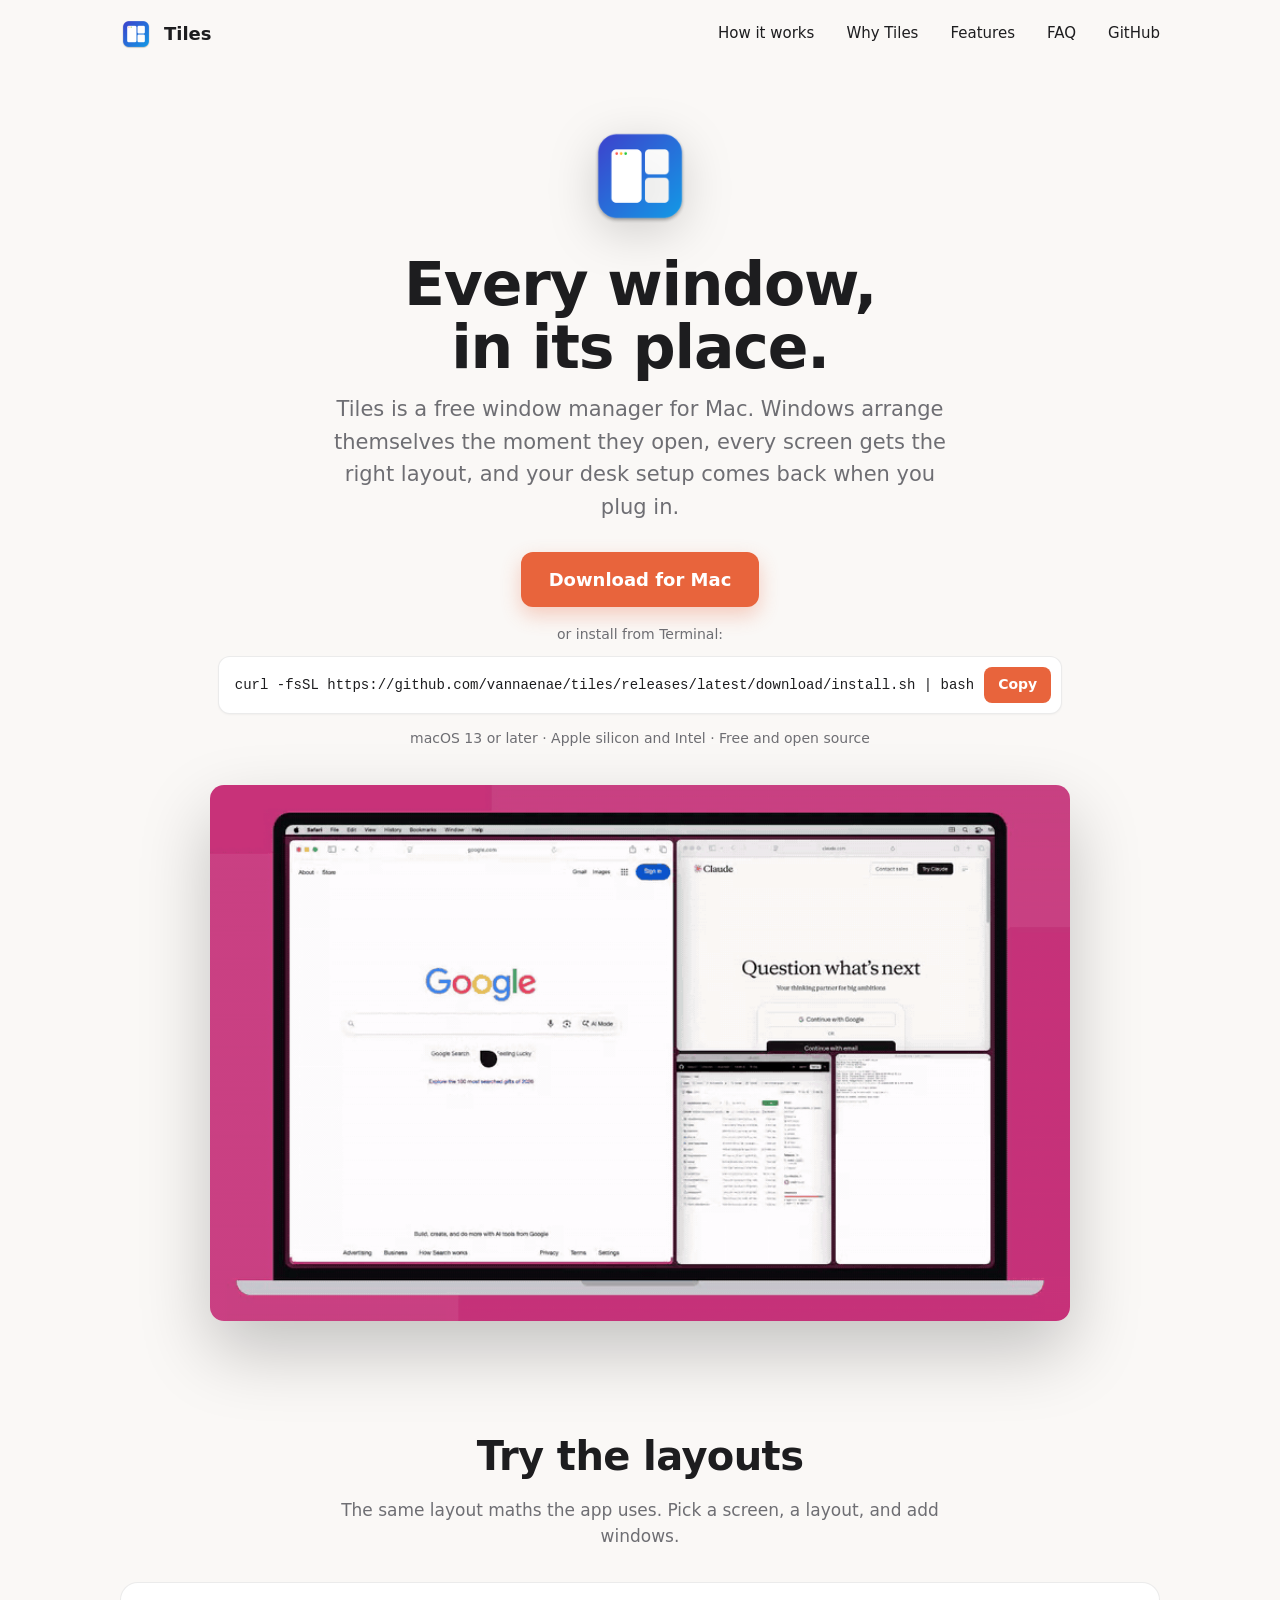
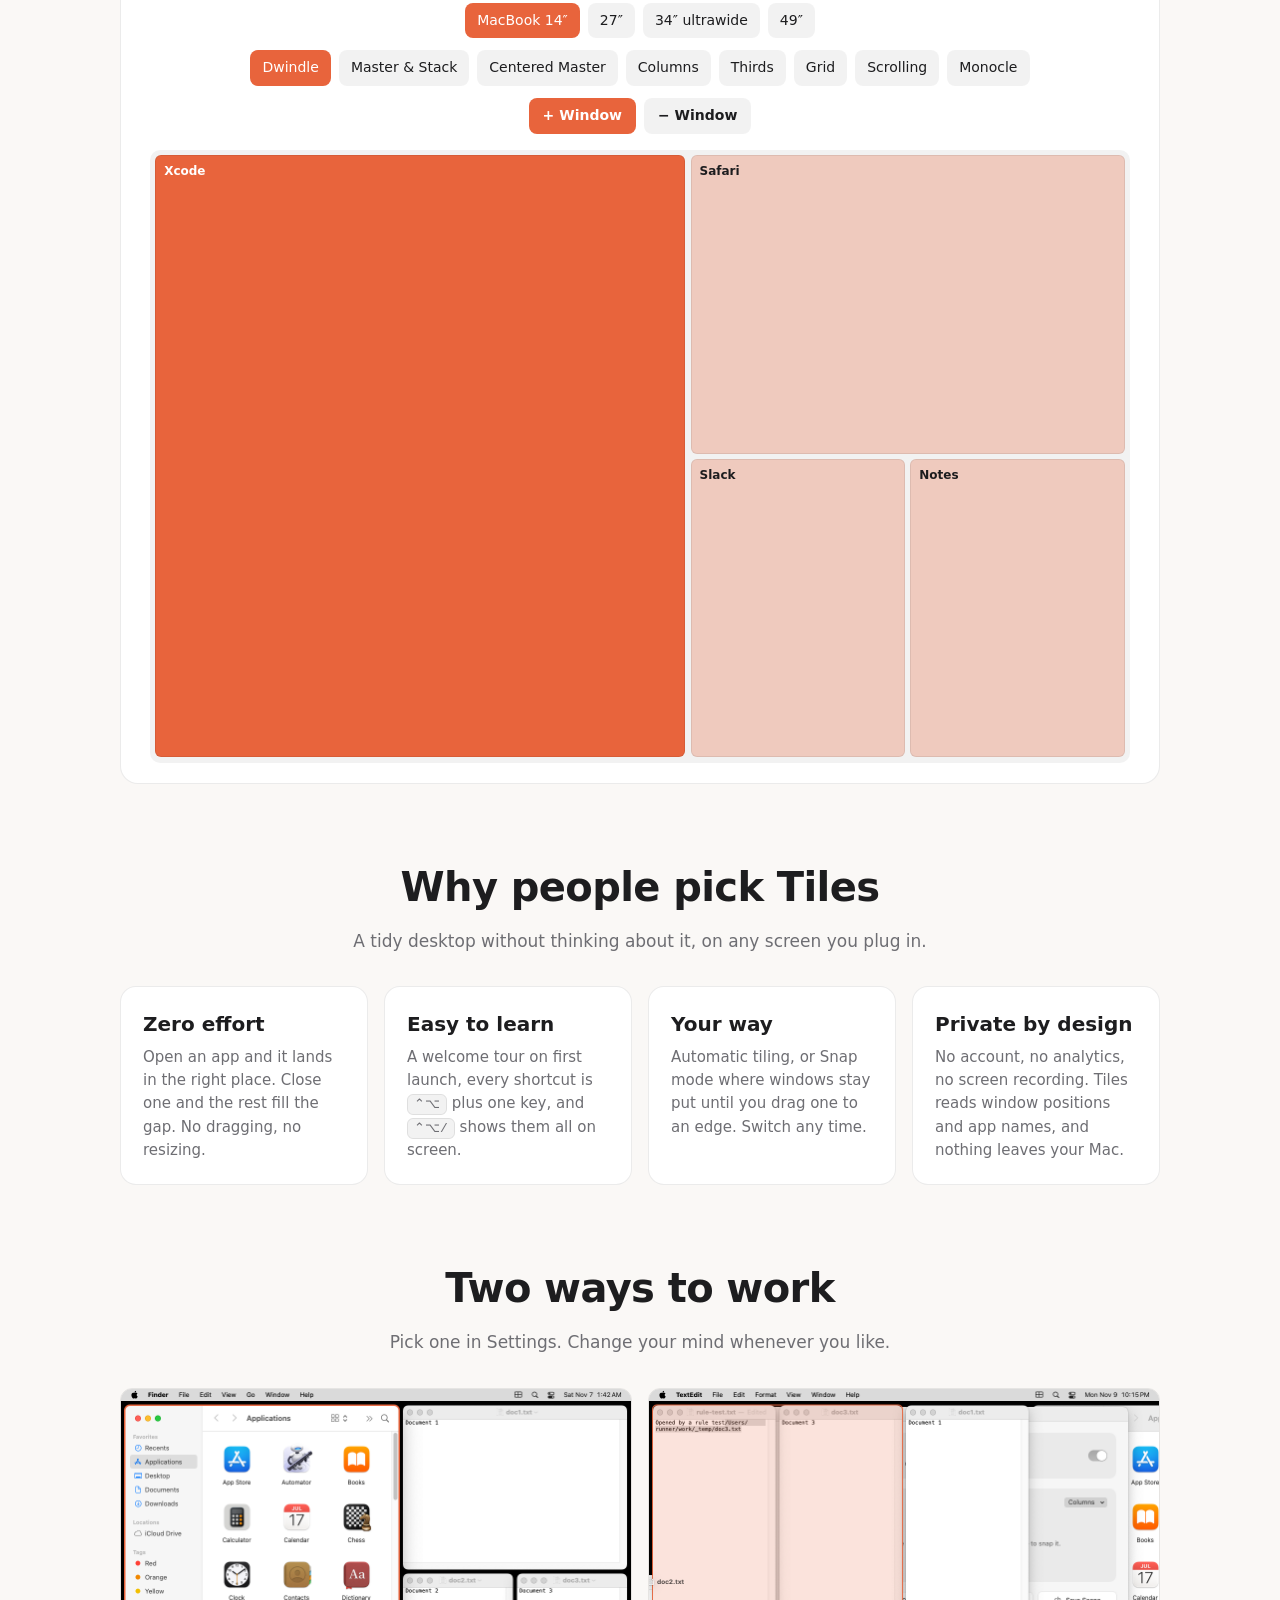
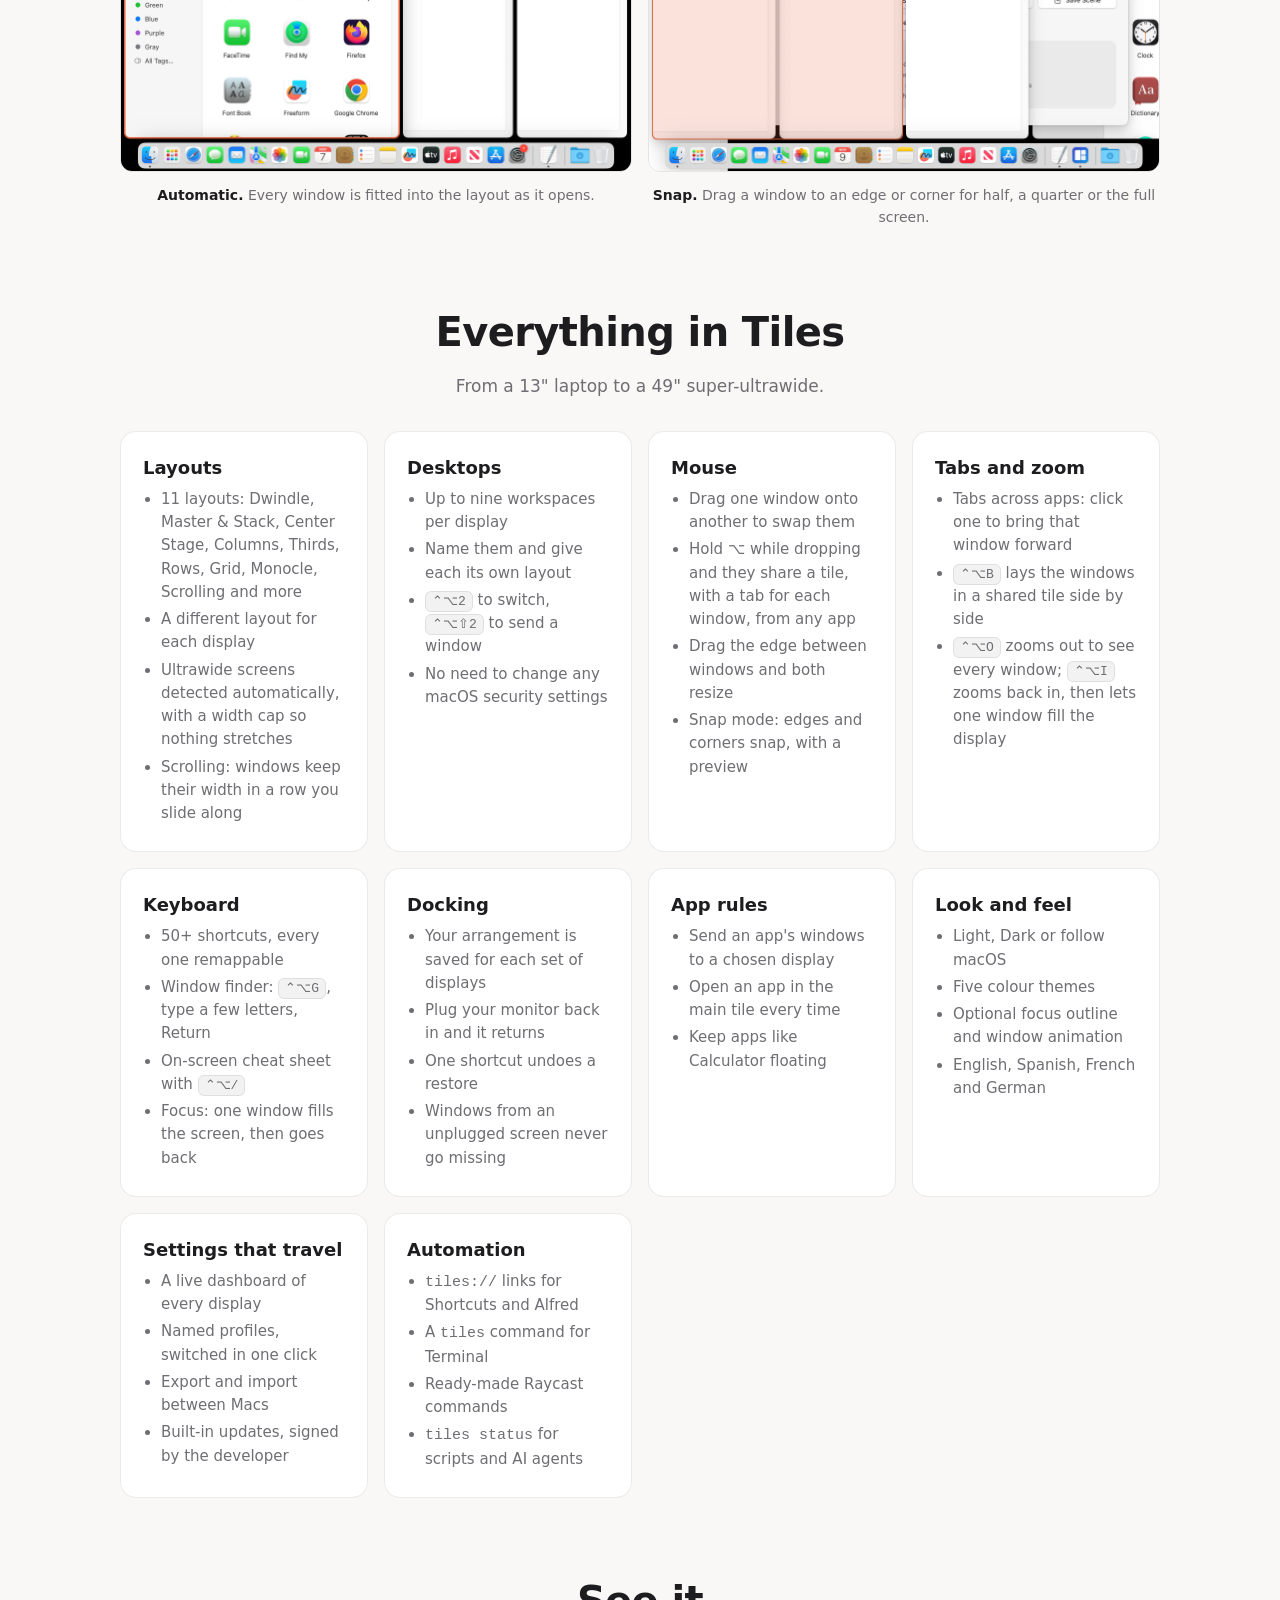
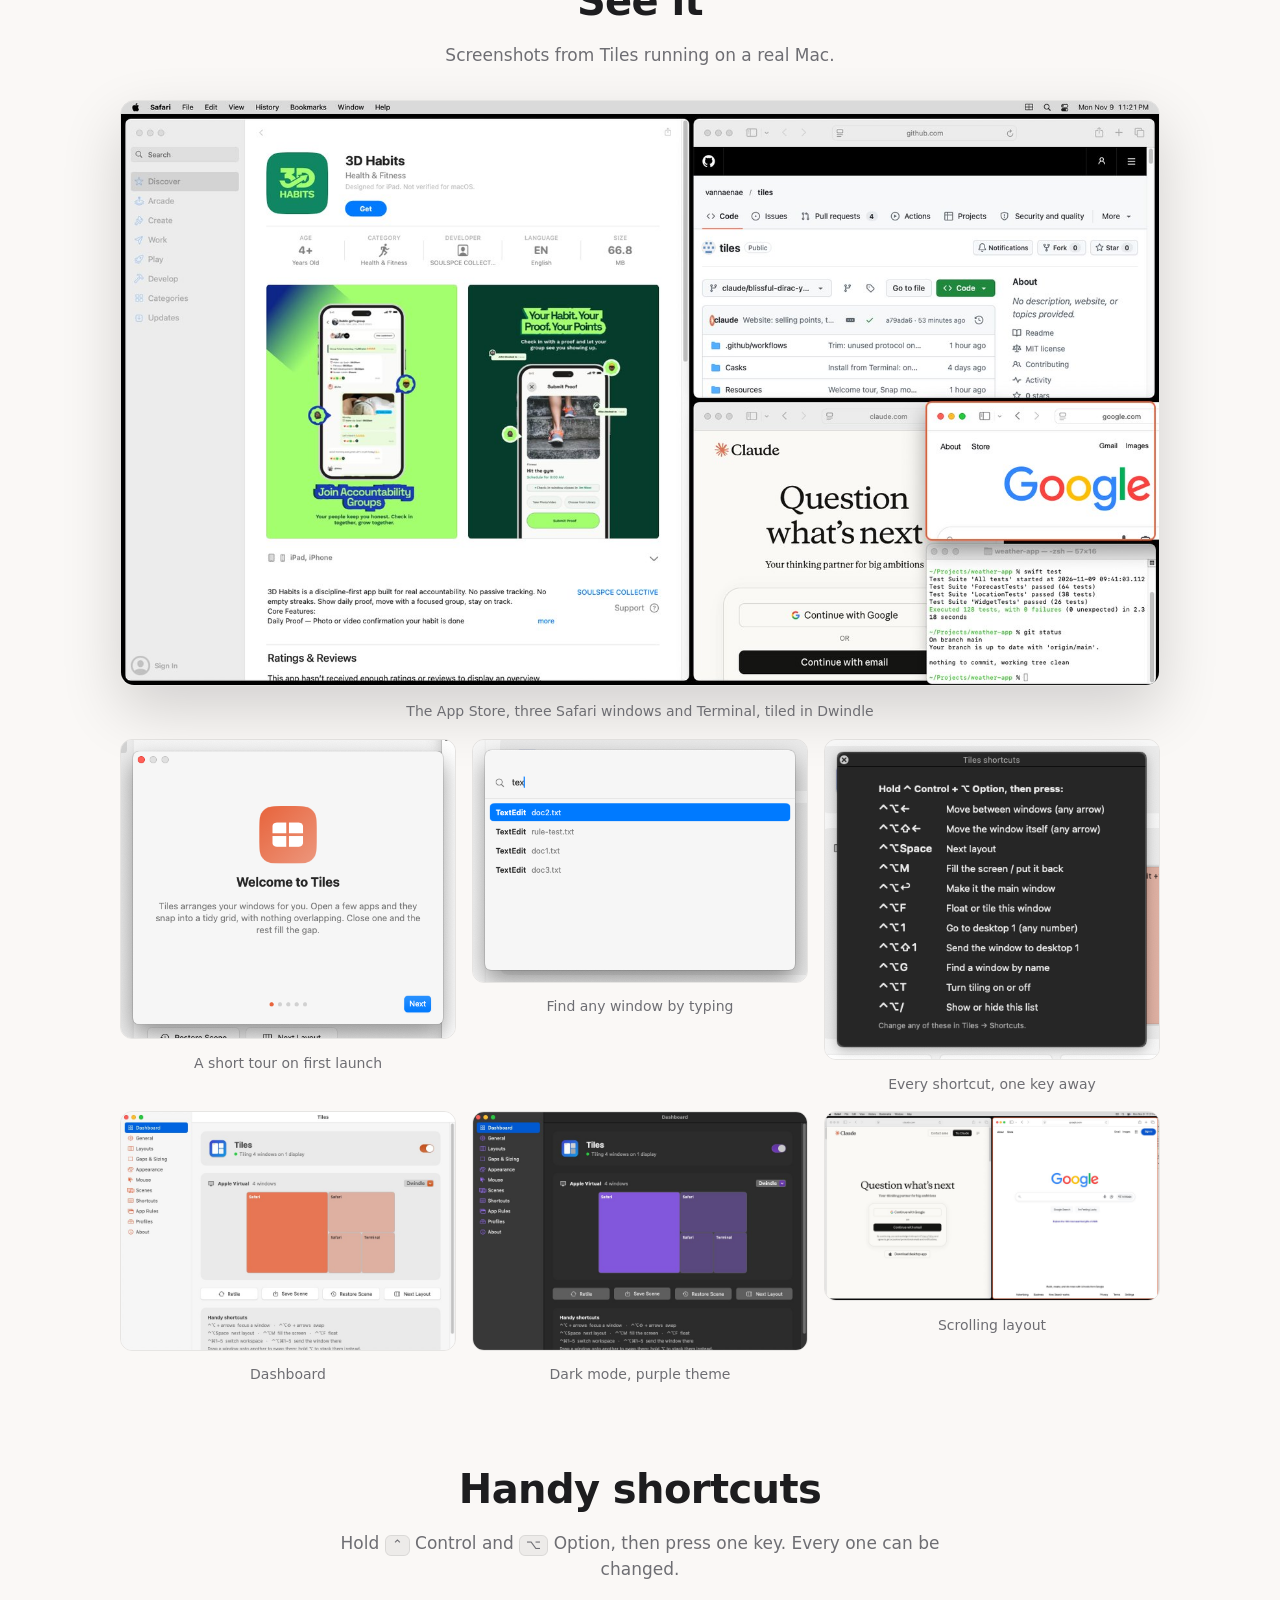
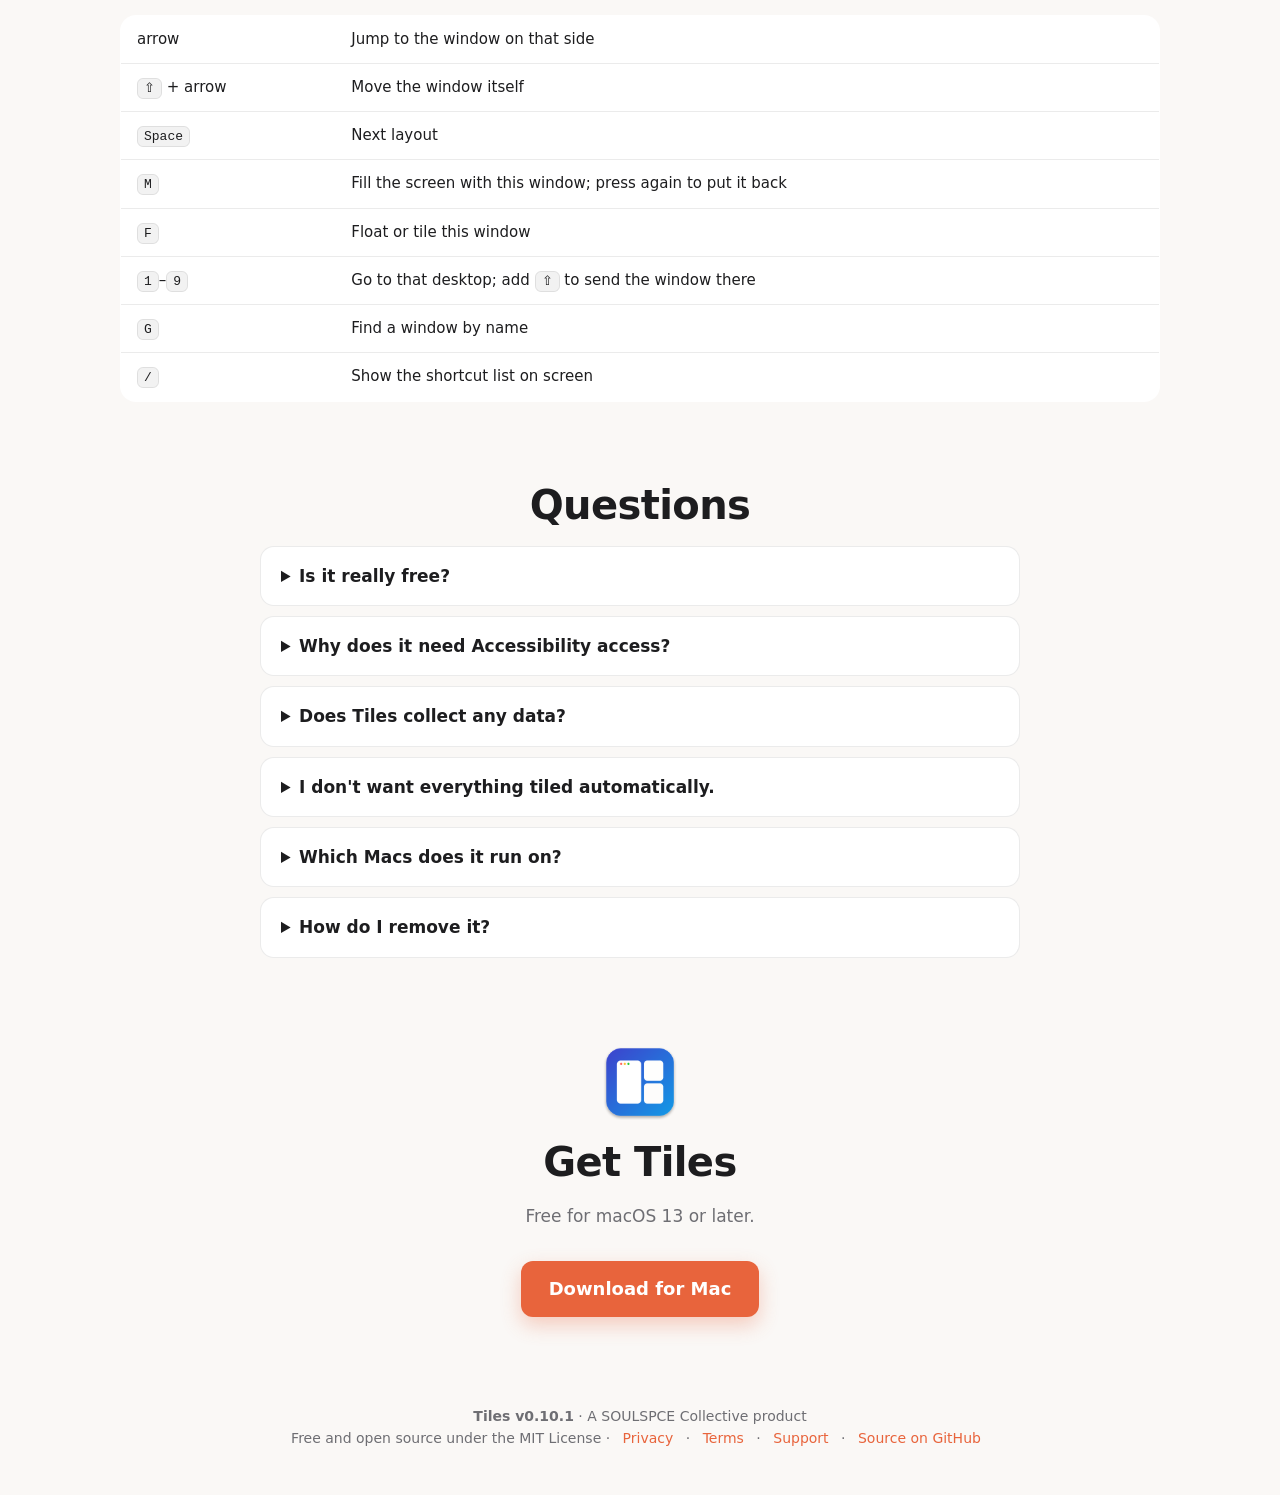
<file: docs/index.html>
<!doctype html>
<html lang="en">
<head>
<meta charset="utf-8">
<meta name="viewport" content="width=device-width, initial-scale=1">
<title>Tiles: free auto-tiling window manager for Mac</title>
<meta name="description" content="Every window snaps into place the moment it opens. Layouts for every screen, scenes that come back when you dock. Free and open source.">
<link rel="icon" href="img/icon.png">
<meta property="og:title" content="Tiles: free auto-tiling window manager for Mac">
<meta property="og:description" content="Every window snaps into place the moment it opens. Free and open source.">
<meta property="og:image" content="img/dwindle.png">
<style>
:root { --accent:#E8643C; --bg:#faf8f6; --card:#fff; --text:#1d1d1f; --sec:#6e6e73; --line:rgba(0,0,0,.08); --tile2:rgba(232,100,60,.28); --screen:rgba(0,0,0,.05); }
@media (prefers-color-scheme: dark) { :root { --bg:#141416; --card:#1f1f22; --text:#f5f5f7; --sec:#a1a1a6; --line:rgba(255,255,255,.1); --tile2:rgba(232,100,60,.35); --screen:rgba(255,255,255,.06); } }
* { box-sizing:border-box; }
body { margin:0; background:var(--bg); color:var(--text); font:17px/1.55 -apple-system, BlinkMacSystemFont, "SF Pro Text", Inter, system-ui, sans-serif; -webkit-font-smoothing:antialiased; }
a { color:var(--accent); text-decoration:none; } a:hover { text-decoration:underline; }
.wrap { max-width:1080px; margin:0 auto; padding:0 20px; }
nav { display:flex; align-items:center; gap:12px; padding:18px 0; }
nav img { width:32px; height:32px; } nav b { font-size:18px; } nav .sp { flex:1; } nav a { color:var(--text); margin-left:20px; font-size:15px; }
.hero { text-align:center; padding:56px 0 32px; }
.hero img.icon { width:104px; height:104px; filter:drop-shadow(0 12px 24px rgba(0,0,0,.18)); }
h1 { font-size:clamp(36px,6vw,60px); line-height:1.05; letter-spacing:-.02em; margin:18px 0 14px; }
.lede { font-size:clamp(18px,2.4vw,21px); color:var(--sec); max-width:640px; margin:0 auto 28px; }
.install { display:inline-flex; align-items:center; gap:10px; max-width:100%; background:var(--card); border:1px solid var(--line); border-radius:12px; padding:10px 10px 10px 16px; box-shadow:0 1px 2px rgba(0,0,0,.04); }
.install code { font:14px ui-monospace, SFMono-Regular, Menlo, monospace; white-space:nowrap; overflow:auto; }
button { font:inherit; cursor:pointer; border:0; border-radius:8px; }
.copy { background:var(--accent); color:#fff; padding:7px 14px; font-size:14px; font-weight:600; }
.sub { margin-top:14px; font-size:14px; color:var(--sec); }
.gif { display:block; width:100%; max-width:860px; margin:36px auto 0; border-radius:14px; box-shadow:0 30px 70px rgba(0,0,0,.22); }
section { padding:72px 0 0; }
h2 { font-size:clamp(28px,4vw,40px); letter-spacing:-.015em; text-align:center; margin:0 0 10px; }
.center { text-align:center; color:var(--sec); max-width:620px; margin:0 auto 32px; }
.demo { background:var(--card); border:1px solid var(--line); border-radius:18px; padding:20px; }
.row { display:flex; flex-wrap:wrap; gap:8px; justify-content:center; margin-bottom:12px; }
.seg button { background:var(--screen); color:var(--text); padding:7px 12px; font-size:14px; }
.seg button.on { background:var(--accent); color:#fff; }
.screen { position:relative; margin:16px auto 0; background:var(--screen); border-radius:10px; overflow:hidden; transition:aspect-ratio .3s; }
.tile { position:absolute; border-radius:6px; background:var(--tile2); border:1px solid rgba(0,0,0,.08); transition:all .35s cubic-bezier(.2,.8,.2,1); font-size:12px; font-weight:600; padding:6px 8px; color:var(--text); overflow:hidden; white-space:nowrap; }
.tile.main { background:var(--accent); color:#fff; }
.grid { display:grid; grid-template-columns:repeat(auto-fit,minmax(240px,1fr)); gap:16px; }
.card { background:var(--card); border:1px solid var(--line); border-radius:16px; padding:22px; }
.card h3 { margin:0 0 6px; font-size:18px; } .card p { margin:0; color:var(--sec); font-size:15px; }
.card .k { font-size:22px; margin-bottom:8px; }
.shots { display:grid; grid-template-columns:repeat(auto-fit,minmax(300px,1fr)); gap:16px; }
.shots img { width:100%; border-radius:12px; border:1px solid var(--line); }
.shots figcaption { text-align:center; color:var(--sec); font-size:14px; margin-top:6px; }
table { width:100%; border-collapse:collapse; background:var(--card); border-radius:16px; overflow:hidden; border:1px solid var(--line); font-size:15px; }
td, th { padding:12px 16px; border-bottom:1px solid var(--line); text-align:left; } tr:last-child td { border-bottom:0; }
kbd { font:13px ui-monospace, Menlo, monospace; background:var(--screen); border:1px solid var(--line); border-radius:6px; padding:2px 6px; }
footer { padding:72px 0 48px; text-align:center; color:var(--sec); font-size:14px; }
.btn { display:inline-block; background:var(--accent); color:#fff; font-weight:600; font-size:18px; padding:14px 28px; border-radius:12px; box-shadow:0 8px 20px rgba(232,100,60,.3); } .btn:hover { text-decoration:none; filter:brightness(1.06); }
.card ul { margin:0; padding-left:18px; color:var(--sec); font-size:15px; } .card li { margin:4px 0; }
.why h3 { font-size:20px; }
.shots figure { margin:0; } .shots figcaption b { color:var(--text); }
.faq { max-width:760px; margin:0 auto; } details { background:var(--card); border:1px solid var(--line); border-radius:14px; padding:16px 20px; margin-bottom:10px; }
summary { font-weight:600; cursor:pointer; } details p { margin:10px 0 0; color:var(--sec); }
.cta { text-align:center; } .cta .icon { width:84px; height:84px; }
footer a { margin:0 8px; }
.wide { margin:0 0 16px; } .wide img { width:100%; border-radius:14px; border:1px solid var(--line); box-shadow:0 24px 60px rgba(0,0,0,.16); } .wide figcaption { text-align:center; color:var(--sec); font-size:14px; margin-top:8px; }
@media (max-width:600px) { nav a.hide { display:none; } .install code { font-size:12px; } }
</style>
</head>
<body>
<div class="wrap">
  <nav>
    <img src="img/icon.png" alt=""><b>Tiles</b><span class="sp"></span>
    <a href="how-it-works.html">How it works</a><a class="hide" href="#why">Why Tiles</a><a class="hide" href="#features">Features</a><a class="hide" href="#faq">FAQ</a>
    <a href="https://github.com/vannaenae/tiles">GitHub</a>
  </nav>

  <div class="hero">
    <img class="icon" src="img/icon.png" alt="Tiles icon">
    <h1>Every window,<br>in its place.</h1>
    <p class="lede">Tiles is a free window manager for Mac. Windows arrange themselves the moment they open, every screen gets the right layout, and your desk setup comes back when you plug in.</p>
    <p><a class="btn" href="https://github.com/vannaenae/tiles/releases/latest/download/Tiles.zip">Download for Mac</a></p>
    <p class="sub" style="margin-bottom:10px">or install from Terminal:</p>
    <div class="install"><code id="cmd">curl -fsSL https://github.com/vannaenae/tiles/releases/latest/download/install.sh | bash</code><button class="copy" onclick="copyCmd(this)">Copy</button></div>
    <p class="sub">macOS 13 or later · Apple silicon and Intel · Free and open source</p>
    <img class="gif" src="img/demo.gif" alt="Tiles arranging TextEdit and Finder windows through several layouts on a real Mac">
  </div>

  <section id="try">
    <h2>Try the layouts</h2>
    <p class="center">The same layout maths the app uses. Pick a screen, a layout, and add windows.</p>
    <div class="demo">
      <div class="row seg" id="screens"></div>
      <div class="row seg" id="layouts"></div>
      <div class="row"><button class="copy" onclick="setN(n+1)">+ Window</button><button class="copy" style="background:var(--screen);color:var(--text)" onclick="setN(n-1)">− Window</button></div>
      <div class="screen" id="screen"></div>
    </div>
  </section>

  <section id="why">
    <h2>Why people pick Tiles</h2>
    <p class="center">A tidy desktop without thinking about it, on any screen you plug in.</p>
    <div class="grid why">
      <div class="card"><h3>Zero effort</h3><p>Open an app and it lands in the right place. Close one and the rest fill the gap. No dragging, no resizing.</p></div>
      <div class="card"><h3>Easy to learn</h3><p>A welcome tour on first launch, every shortcut is <kbd>⌃⌥</kbd> plus one key, and <kbd>⌃⌥/</kbd> shows them all on screen.</p></div>
      <div class="card"><h3>Your way</h3><p>Automatic tiling, or Snap mode where windows stay put until you drag one to an edge. Switch any time.</p></div>
      <div class="card"><h3>Private by design</h3><p>No account, no analytics, no screen recording. Tiles reads window positions and app names, and nothing leaves your Mac.</p></div>
    </div>
  </section>

  <section id="modes">
    <h2>Two ways to work</h2>
    <p class="center">Pick one in Settings. Change your mind whenever you like.</p>
    <div class="shots">
      <figure><img src="img/dwindle.png" alt="Four windows tiled automatically on a Mac"><figcaption><b>Automatic.</b> Every window is fitted into the layout as it opens.</figcaption></figure>
      <figure><img src="img/snap.png" alt="A window being dragged to the left edge, with a tinted preview of the left half"><figcaption><b>Snap.</b> Drag a window to an edge or corner for half, a quarter or the full screen.</figcaption></figure>
    </div>
  </section>

  <section id="features">
    <h2>Everything in Tiles</h2>
    <p class="center">From a 13" laptop to a 49" super-ultrawide.</p>
    <div class="grid">
      <div class="card"><h3>Layouts</h3><ul>
        <li>11 layouts: Dwindle, Master &amp; Stack, Center Stage, Columns, Thirds, Rows, Grid, Monocle, Scrolling and more</li>
        <li>A different layout for each display</li>
        <li>Ultrawide screens detected automatically, with a width cap so nothing stretches</li>
        <li>Scrolling: windows keep their width in a row you slide along</li></ul></div>
      <div class="card"><h3>Desktops</h3><ul>
        <li>Up to nine workspaces per display</li>
        <li>Name them and give each its own layout</li>
        <li><kbd>⌃⌥2</kbd> to switch, <kbd>⌃⌥⇧2</kbd> to send a window</li>
        <li>No need to change any macOS security settings</li></ul></div>
      <div class="card"><h3>Mouse</h3><ul>
        <li>Drag one window onto another to swap them</li>
        <li>Hold ⌥ while dropping and they share a tile, with a tab for each window, from any app</li>
        <li>Drag the edge between windows and both resize</li>
        <li>Snap mode: edges and corners snap, with a preview</li></ul></div>
      <div class="card"><h3>Tabs and zoom</h3><ul>
        <li>Tabs across apps: click one to bring that window forward</li>
        <li><kbd>⌃⌥B</kbd> lays the windows in a shared tile side by side</li>
        <li><kbd>⌃⌥O</kbd> zooms out to see every window; <kbd>⌃⌥I</kbd> zooms back in, then lets one window fill the display</li></ul></div>
      <div class="card"><h3>Keyboard</h3><ul>
        <li>50+ shortcuts, every one remappable</li>
        <li>Window finder: <kbd>⌃⌥G</kbd>, type a few letters, Return</li>
        <li>On-screen cheat sheet with <kbd>⌃⌥/</kbd></li>
        <li>Focus: one window fills the screen, then goes back</li></ul></div>
      <div class="card"><h3>Docking</h3><ul>
        <li>Your arrangement is saved for each set of displays</li>
        <li>Plug your monitor back in and it returns</li>
        <li>One shortcut undoes a restore</li>
        <li>Windows from an unplugged screen never go missing</li></ul></div>
      <div class="card"><h3>App rules</h3><ul>
        <li>Send an app's windows to a chosen display</li>
        <li>Open an app in the main tile every time</li>
        <li>Keep apps like Calculator floating</li></ul></div>
      <div class="card"><h3>Look and feel</h3><ul>
        <li>Light, Dark or follow macOS</li>
        <li>Five colour themes</li>
        <li>Optional focus outline and window animation</li>
        <li>English, Spanish, French and German</li></ul></div>
      <div class="card"><h3>Settings that travel</h3><ul>
        <li>A live dashboard of every display</li>
        <li>Named profiles, switched in one click</li>
        <li>Export and import between Macs</li>
        <li>Built-in updates, signed by the developer</li></ul></div>
      <div class="card"><h3>Automation</h3><ul>
        <li><code>tiles://</code> links for Shortcuts and Alfred</li>
        <li>A <code>tiles</code> command for Terminal</li>
        <li>Ready-made Raycast commands</li>
        <li><code>tiles status</code> for scripts and AI agents</li></ul></div>
    </div>
  </section>

  <section id="look">
    <h2>See it</h2>
    <p class="center">Screenshots from Tiles running on a real Mac.</p>
    <figure class="wide"><img src="img/real-apps.jpg" alt="The App Store, Safari on GitHub, Claude and Google, and Terminal, tiled side by side in the Dwindle layout"><figcaption>The App Store, three Safari windows and Terminal, tiled in Dwindle</figcaption></figure>
    <div class="shots">
      <figure><img src="img/tour.png" alt="The Welcome to Tiles tour window"><figcaption>A short tour on first launch</figcaption></figure>
      <figure><img src="img/finder.png" alt="The window finder listing TextEdit windows after typing tex"><figcaption>Find any window by typing</figcaption></figure>
      <figure><img src="img/shortcuts.png" alt="The shortcut cheat sheet"><figcaption>Every shortcut, one key away</figcaption></figure>
      <figure><img src="img/dashboard-light.jpg" alt="Tiles dashboard in light mode"><figcaption>Dashboard</figcaption></figure>
      <figure><img src="img/dashboard-dark.jpg" alt="Tiles dashboard in dark mode with the purple theme"><figcaption>Dark mode, purple theme</figcaption></figure>
      <figure><img src="img/scrolling.jpg" alt="The Scrolling layout with Claude and Google side by side in Safari"><figcaption>Scrolling layout</figcaption></figure>
    </div>
  </section>

  <section id="shortcuts">
    <h2>Handy shortcuts</h2>
    <p class="center">Hold <kbd>⌃</kbd> Control and <kbd>⌥</kbd> Option, then press one key. Every one can be changed.</p>
    <table>
      <tr><td>arrow</td><td>Jump to the window on that side</td></tr>
      <tr><td><kbd>⇧</kbd> + arrow</td><td>Move the window itself</td></tr>
      <tr><td><kbd>Space</kbd></td><td>Next layout</td></tr>
      <tr><td><kbd>M</kbd></td><td>Fill the screen with this window; press again to put it back</td></tr>
      <tr><td><kbd>F</kbd></td><td>Float or tile this window</td></tr>
      <tr><td><kbd>1</kbd>–<kbd>9</kbd></td><td>Go to that desktop; add <kbd>⇧</kbd> to send the window there</td></tr>
      <tr><td><kbd>G</kbd></td><td>Find a window by name</td></tr>
      <tr><td><kbd>/</kbd></td><td>Show the shortcut list on screen</td></tr>
    </table>
  </section>

  <section id="faq">
    <h2>Questions</h2>
    <div class="faq">
      <details><summary>Is it really free?</summary><p>Yes. Tiles is free and open source under the MIT License. There is no paid tier.</p></details>
      <details><summary>Why does it need Accessibility access?</summary><p>macOS only lets an app move other apps' windows with that permission. Tiles uses it to read window positions and app names and to move windows. It does not record your screen or read what's inside your windows.</p></details>
      <details><summary>Does Tiles collect any data?</summary><p>No. There is no account and no analytics. The only network request is a daily check with GitHub for a new version, which you can switch off. See the <a href="privacy.html">privacy policy</a>.</p></details>
      <details><summary>I don't want everything tiled automatically.</summary><p>Choose Snap mode in Settings. Windows stay where you put them, and dragging one to a screen edge snaps it. You can also float a single window or a whole app.</p></details>
      <details><summary>Which Macs does it run on?</summary><p>macOS 13 Ventura or later, on Apple silicon and Intel.</p></details>
      <details><summary>How do I remove it?</summary><p>Quit Tiles and drag it from Applications to the Bin. Your windows go back to normal straight away.</p></details>
    </div>
  </section>

  <section class="cta">
    <img class="icon" src="img/icon.png" alt="">
    <h2>Get Tiles</h2>
    <p class="center">Free for macOS 13 or later.</p>
    <p><a class="btn" href="https://github.com/vannaenae/tiles/releases/latest/download/Tiles.zip">Download for Mac</a></p>
  </section>

  <footer>
    <strong>Tiles <span data-version>v0.10.1</span></strong> · A SOULSPCE Collective product<br>
    Free and open source under the MIT License · <a href="privacy.html">Privacy</a> · <a href="terms.html">Terms</a> · <a href="support.html">Support</a> · <a href="https://github.com/vannaenae/tiles">Source on GitHub</a>
  </footer>
</div>
<script>
function copyCmd(b) { navigator.clipboard.writeText(document.getElementById('cmd').textContent).then(() => { b.textContent = 'Copied'; setTimeout(() => b.textContent = 'Copy', 1500); }); }
// Same maths as Sources/TilesCore/Layout.swift and Scrolling.swift.
const cols=(r,n,g)=>{let u=r.w-g*(n-1),o=[],c=r.x;for(let i=0;i<n;i++){let e=r.x+Math.round(u*(i+1)/n)+g*i;o.push({x:c,y:r.y,w:e-c,h:r.h});c=e+g}return o};
const rows=(r,n,g)=>{let u=r.h-g*(n-1),o=[],c=r.y;for(let i=0;i<n;i++){let e=r.y+Math.round(u*(i+1)/n)+g*i;o.push({x:r.x,y:c,w:r.w,h:e-c});c=e+g}return o};
const sc=(r,t,g)=>{let u=r.w-g,l=Math.round(u*t);return[{x:r.x,y:r.y,w:l,h:r.h},{x:r.x+l+g,y:r.y,w:u-l,h:r.h}]};
const sr=(r,t,g)=>{let u=r.h-g,l=Math.round(u*t);return[{x:r.x,y:r.y,w:r.w,h:l},{x:r.x,y:r.y+l+g,w:r.w,h:u-l}]};
function frames(kind,n,W,H){const g=Math.round(W/180),a={x:g,y:g,w:W-2*g,h:H-2*g},t=.55;
 if(n==1&&a.w/a.h>=2&&kind!='monocle'){const w=Math.min(Math.round(a.w*.6),2600);return[{x:a.x+(a.w-w)/2,y:a.y,w,h:a.h}]}
 switch(kind){
 case'dwindle':{let o=[],rem=a;for(let i=0;i<n;i++){if(i==n-1){o.push(rem);break}let[p,q]=rem.w>=rem.h?sc(rem,i?.5:t,g):sr(rem,i?.5:t,g);o.push(p);rem=q}return o}
 case'master':{if(n<2)return[a];let[l,r]=sc(a,t,g);return[l,...rows(r,n-1,g)]}
 case'centered':{if(n<2)return[a];if(n==2)return sc(a,t,g);let mw=Math.round((a.w-2*g)*t),sw=Math.round((a.w-2*g-mw)/2),L={x:a.x,y:a.y,w:sw,h:a.h},M={x:L.x+sw+g,y:a.y,w:mw,h:a.h},R={x:M.x+mw+g,y:a.y,w:a.x+a.w-M.x-mw-g,h:a.h},s=n-1,rr=rows(R,Math.ceil(s/2),g),ll=rows(L,Math.floor(s/2),g),o=[M];for(let i=0;i<s;i++)o.push(i%2?ll[i>>1]:rr[i>>1]);return o}
 case'columns':return cols(a,n,g);
 case'thirds':{if(n<2)return[a];if(n==2)return sc(a,2/3,g);let c=cols(a,3,g);return[c[0],c[1],...rows(c[2],n-2,g)]}
 case'grid':{let s=Math.ceil(Math.sqrt(n)),rc=a.w>=a.h?Math.ceil(n/s):s,o=[],rem=n;rows(a,rc,g).forEach((r,i)=>{let k=Math.ceil(rem/(rc-i));o.push(...cols(r,k,g));rem-=k});return o}
 case'scrolling':{let w=Math.round(.5*(a.w+g)-g),o=[];for(let i=0;i<n;i++){let x=a.x+i*(w+g);o.push(x+w<=a.x+a.w+1?{x,y:a.y,w,h:a.h}:{x:a.x+a.w-6,y:a.y,w,h:a.h})}return o}
 case'monocle':return Array(n).fill(a);}}
const SCREENS=[['MacBook 14″',1512,945],['27″',2560,1415],['34″ ultrawide',3440,1415],['49″',5120,1415]];
const LAYOUTS=[['dwindle','Dwindle'],['master','Master & Stack'],['centered','Centered Master'],['columns','Columns'],['thirds','Thirds'],['grid','Grid'],['scrolling','Scrolling'],['monocle','Monocle']];
const APPS=['Xcode','Safari','Slack','Notes','Mail','Music','Figma','Terminal','Calendar','Messages'];
let screen=0,layout='dwindle',n=4;
function seg(id,items,cur,fn){document.getElementById(id).innerHTML=items.map((it,i)=>`<button class="${(typeof cur=='number'?i==cur:it[0]==cur)?'on':''}" data-i="${i}">${it[1]??it[0]}</button>`).join('');document.querySelectorAll(`#${id} button`).forEach(b=>b.onclick=()=>fn(+b.dataset.i))}
function render(){seg('screens',SCREENS.map(s=>[s[0]]),screen,i=>{screen=i;render()});seg('layouts',LAYOUTS,layout,i=>{layout=LAYOUTS[i][0];render()});
 const[,W,H]=SCREENS[screen],el=document.getElementById('screen'),max=Math.min(el.parentElement.clientWidth-40,980);el.style.width=max+'px';el.style.height=Math.round(max*H/W)+'px';
 const s=max/W,f=frames(layout,n,W,H);
 while(el.children.length<APPS.length){const d=document.createElement('div');d.className='tile';el.appendChild(d)}
 [...el.children].forEach((d,i)=>{if(i>=n){d.style.opacity=0;return}const r=f[i];d.style.opacity=1;d.className='tile'+(i==0?' main':'');d.textContent=APPS[i];Object.assign(d.style,{left:r.x*s+'px',top:r.y*s+'px',width:r.w*s+'px',height:r.h*s+'px'})})}
function setN(v){n=Math.max(1,Math.min(10,v));render()}
addEventListener('resize',render);render();
</script>
<script src="version.js" defer></script>
</body>
</html>
</file>
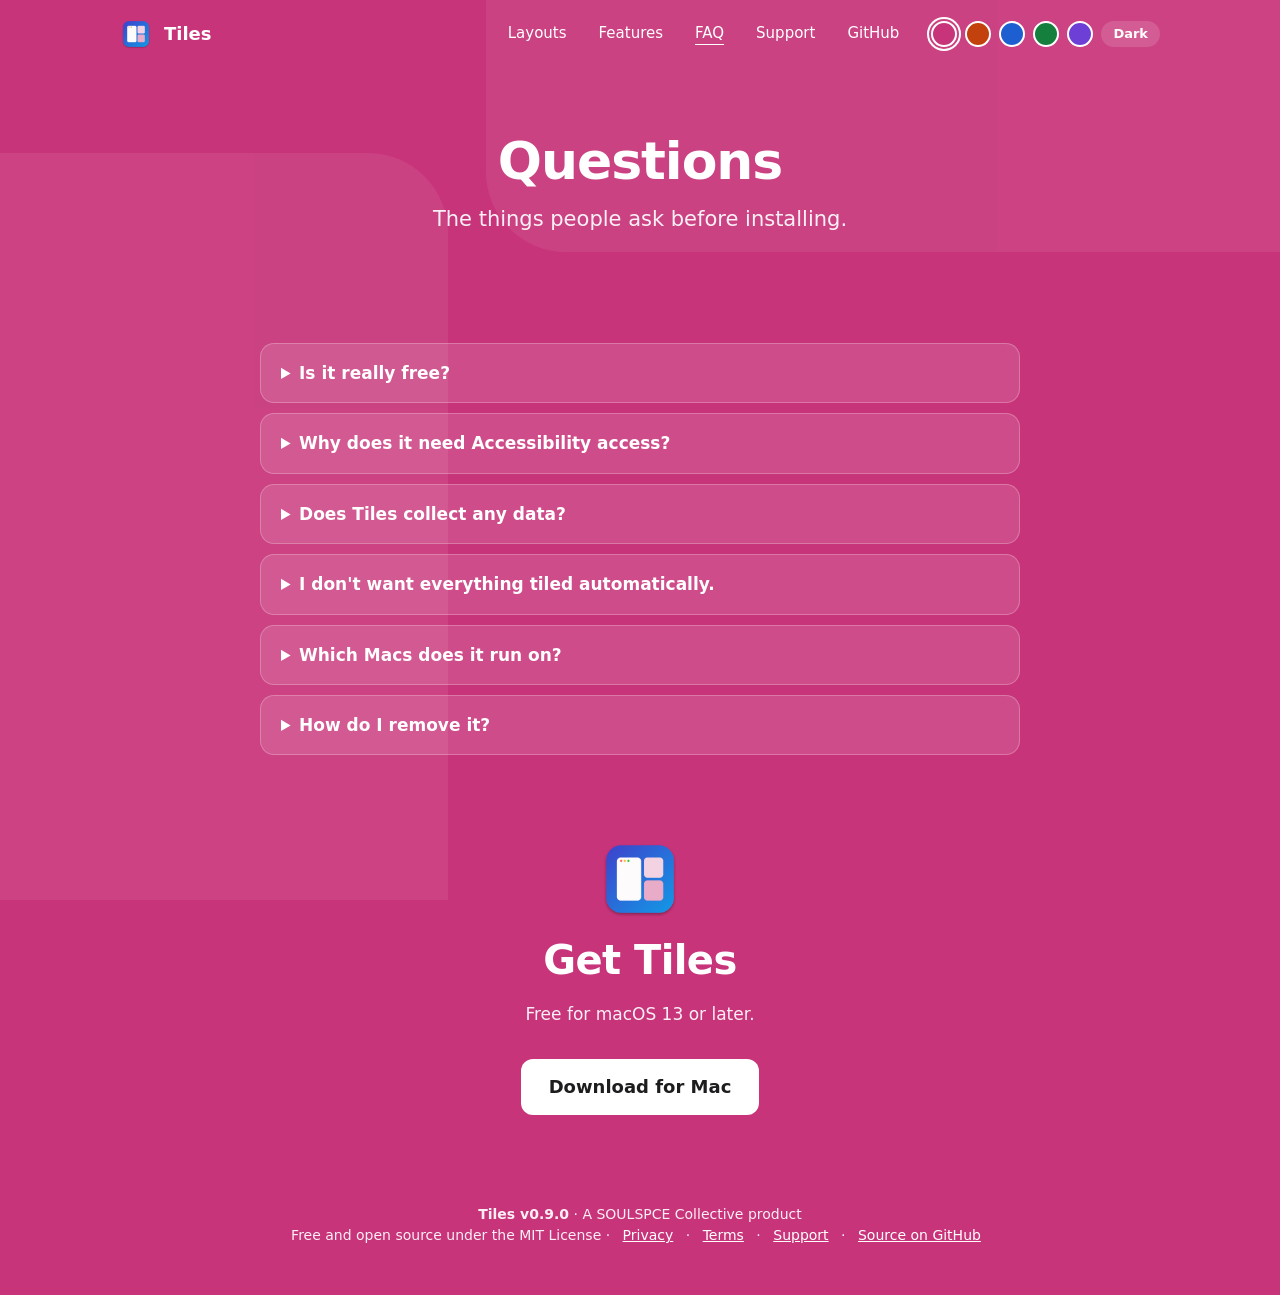
<file: docs/faq.html>
<!doctype html>
<html lang="en">
<head>
<meta charset="utf-8">
<meta name="viewport" content="width=device-width, initial-scale=1">
<title>Questions · Tiles</title>
<meta name="description" content="Answers about Tiles: price, permissions, privacy, Snap mode, supported Macs and removal.">
<link rel="icon" href="img/icon.png">
<meta property="og:title" content="Questions · Tiles">
<meta property="og:description" content="Answers about Tiles: price, permissions, privacy, Snap mode, supported Macs and removal.">
<meta property="og:image" content="img/real-apps.jpg">
<link rel="stylesheet" href="site.css">
</head>
<body>
<div class="wrap">
  <nav>
    <a class="home" href="./"><img src="img/icon.png" alt=""><b>Tiles</b></a><span class="sp"></span>
    <a class="hide" href="layouts.html">Layouts</a><a class="hide" href="features.html">Features</a><a class="hide" href="faq.html" aria-current="page">FAQ</a><a class="hide" href="support.html">Support</a>
    <a href="https://github.com/vannaenae/tiles">GitHub</a>
  </nav>

  <div class="page">
    <h1>Questions</h1>
    <p class="lede">The things people ask before installing.</p>
  </div>

  <section id="faq">
    <div class="faq">
      <details><summary>Is it really free?</summary><p>Yes. Tiles is free and open source under the MIT License. There is no paid tier.</p></details>
      <details><summary>Why does it need Accessibility access?</summary><p>macOS only lets an app move other apps' windows with that permission. Tiles uses it to read window positions and app names and to move windows. It does not record your screen or read what's inside your windows.</p></details>
      <details><summary>Does Tiles collect any data?</summary><p>No. There is no account and no analytics. The only network request is a daily check with GitHub for a new version, which you can switch off. See the <a href="privacy.html">privacy policy</a>.</p></details>
      <details><summary>I don't want everything tiled automatically.</summary><p>Choose Snap mode in Settings. Windows stay where you put them, and dragging one to a screen edge snaps it. You can also float a single window or a whole app.</p></details>
      <details><summary>Which Macs does it run on?</summary><p>macOS 13 Ventura or later, on Apple silicon and Intel.</p></details>
      <details><summary>How do I remove it?</summary><p>Quit Tiles and drag it from Applications to the Bin. Your windows go back to normal straight away.</p></details>
    </div>
  </section>

  <section class="cta">
    <img class="icon" src="img/icon.png" alt="">
    <h2>Get Tiles</h2>
    <p class="center">Free for macOS 13 or later.</p>
    <p><a class="btn" href="https://github.com/vannaenae/tiles/releases/latest/download/Tiles.zip">Download for Mac</a></p>
  </section>

  <footer>
    <strong>Tiles <span data-version>v0.9.0</span></strong> · A SOULSPCE Collective product<br>
    Free and open source under the MIT License · <a href="privacy.html">Privacy</a> · <a href="terms.html">Terms</a> · <a href="support.html">Support</a> · <a href="https://github.com/vannaenae/tiles">Source on GitHub</a>
  </footer>
</div>
<script src="site.js"></script>
<script src="version.js" defer></script>
</body>
</html>
</file>
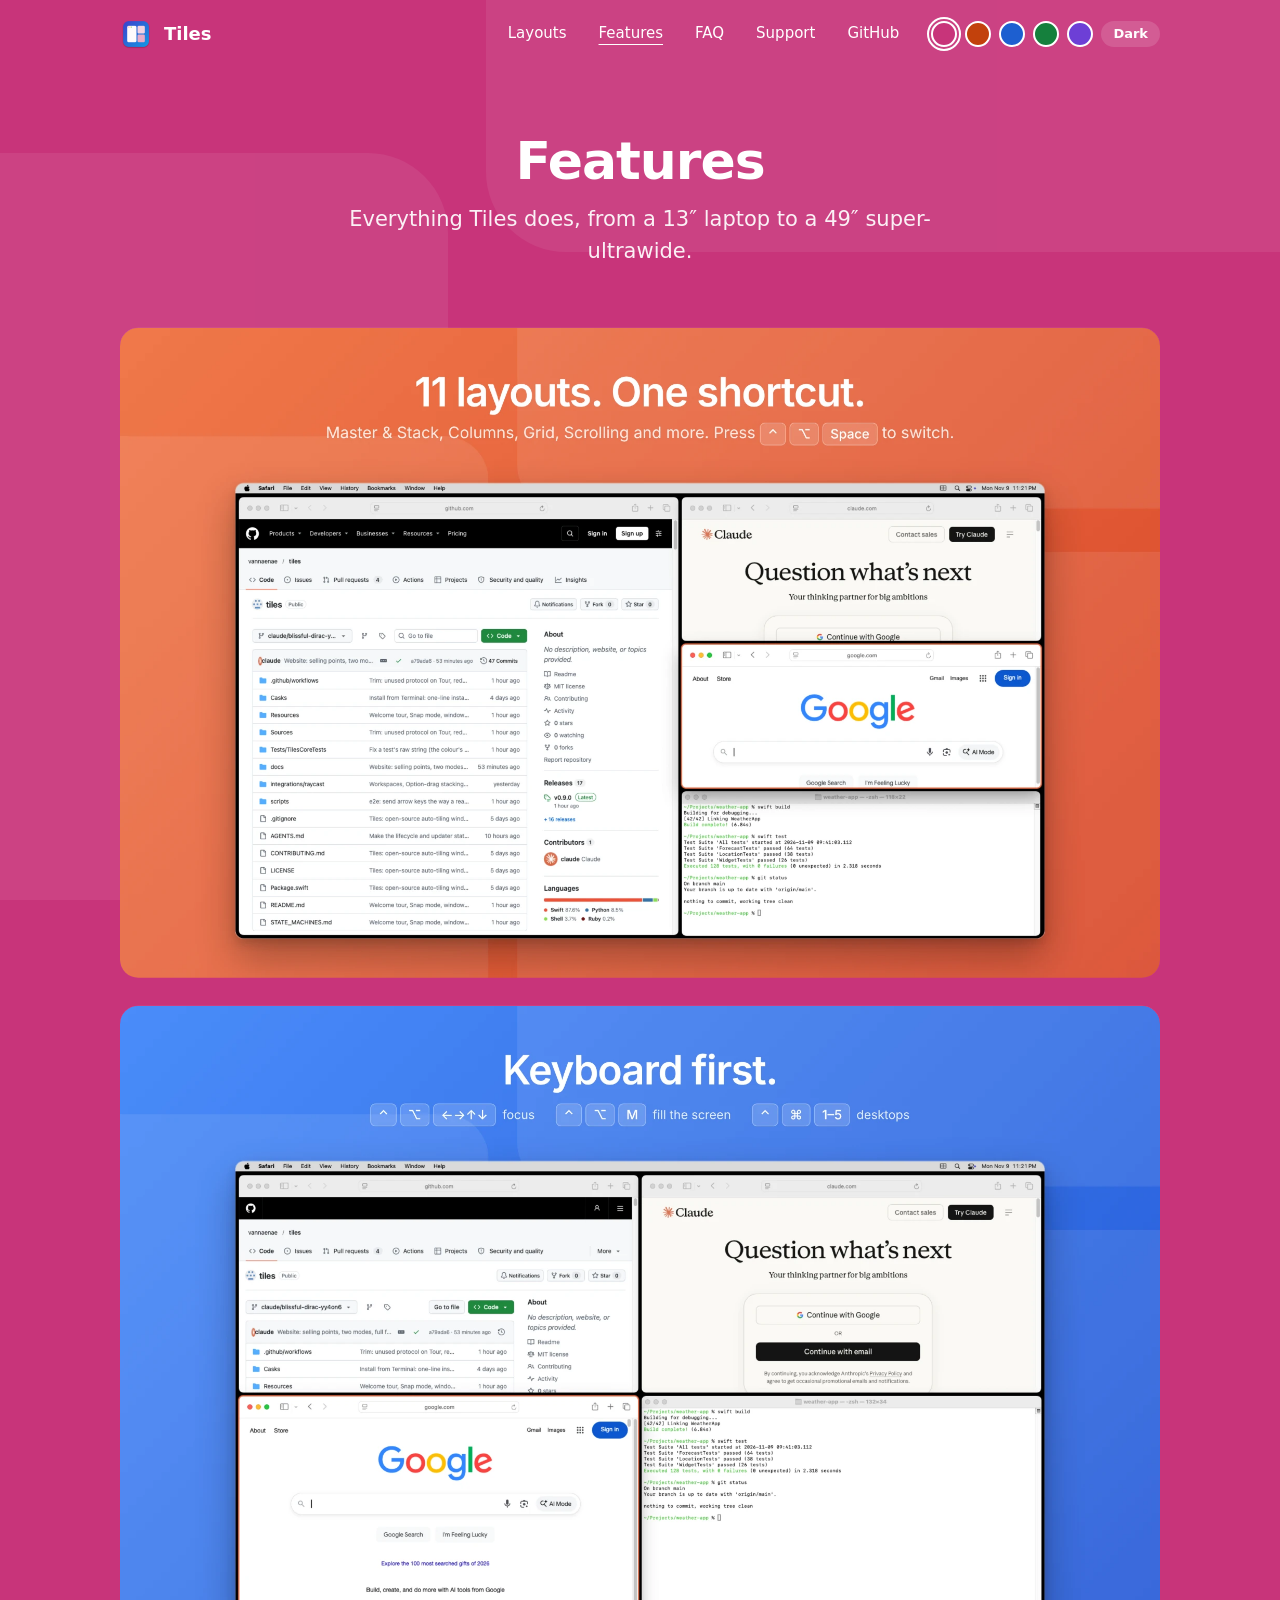
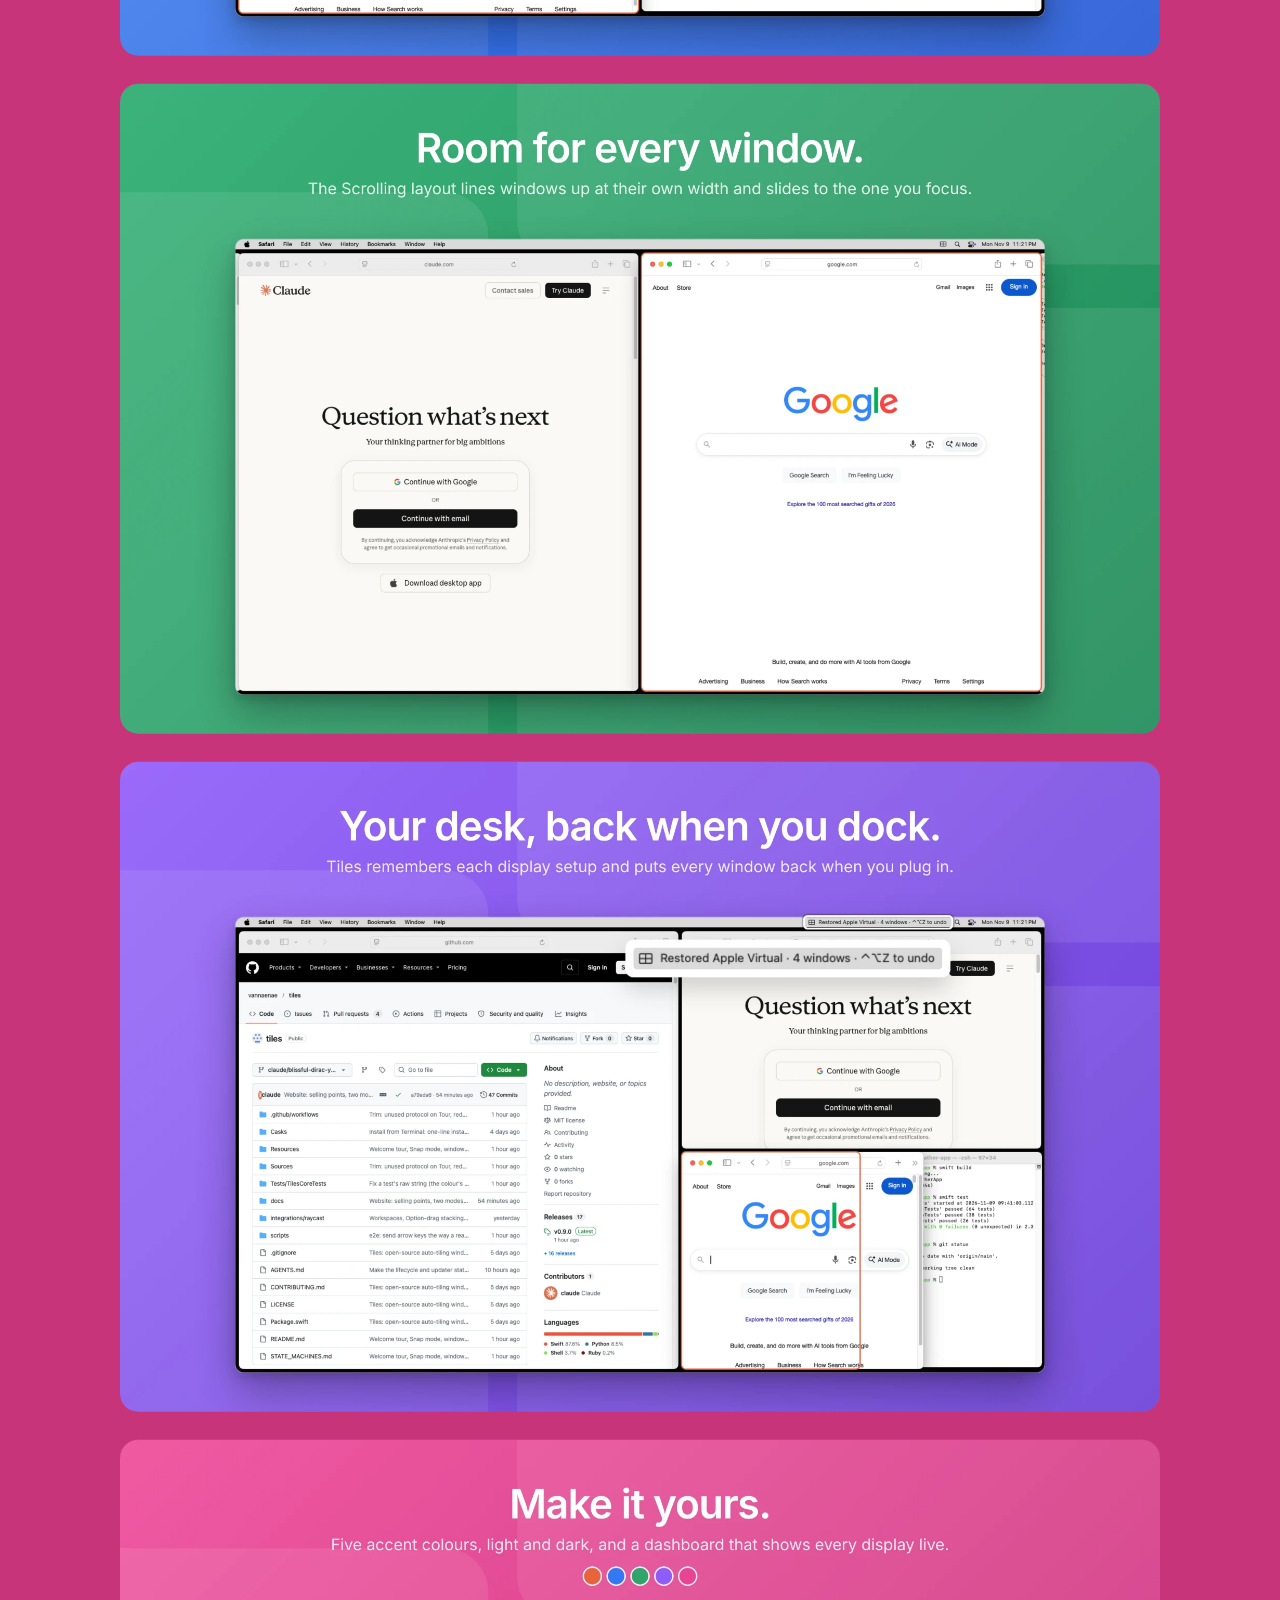
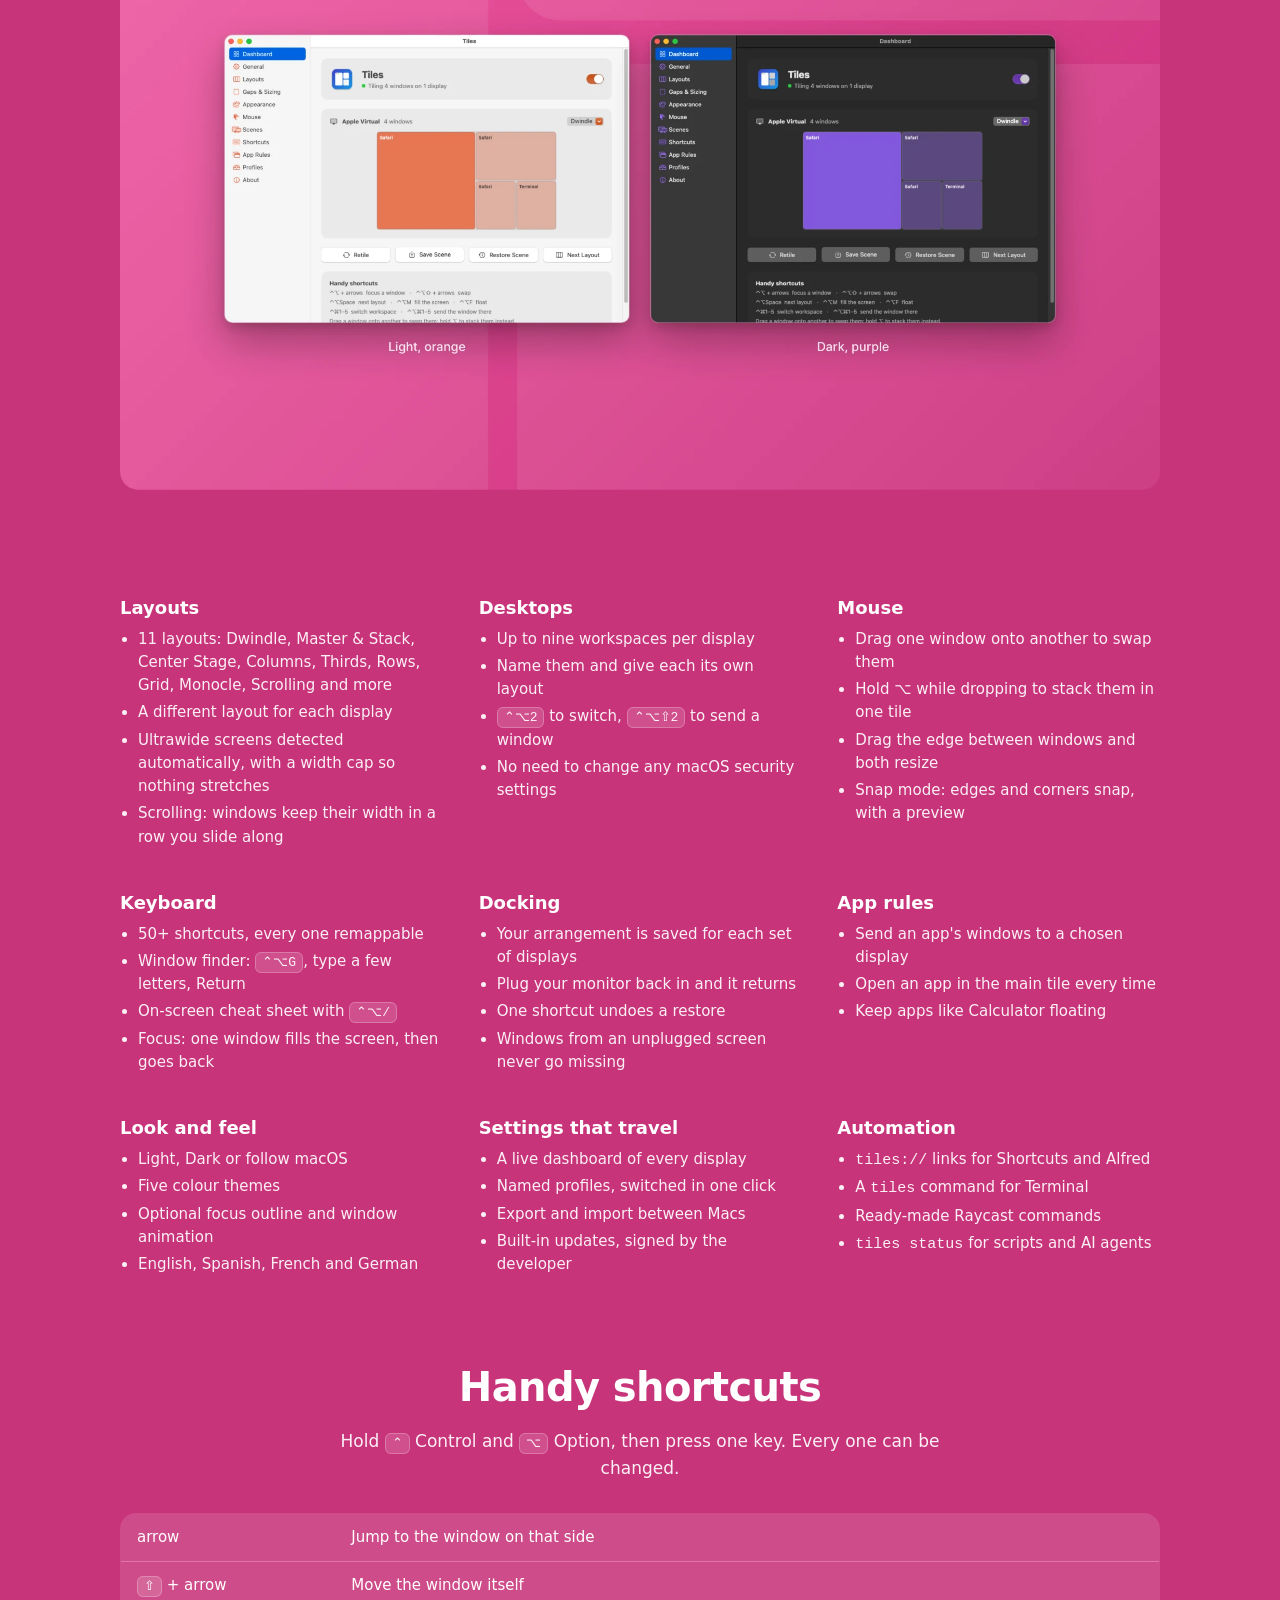
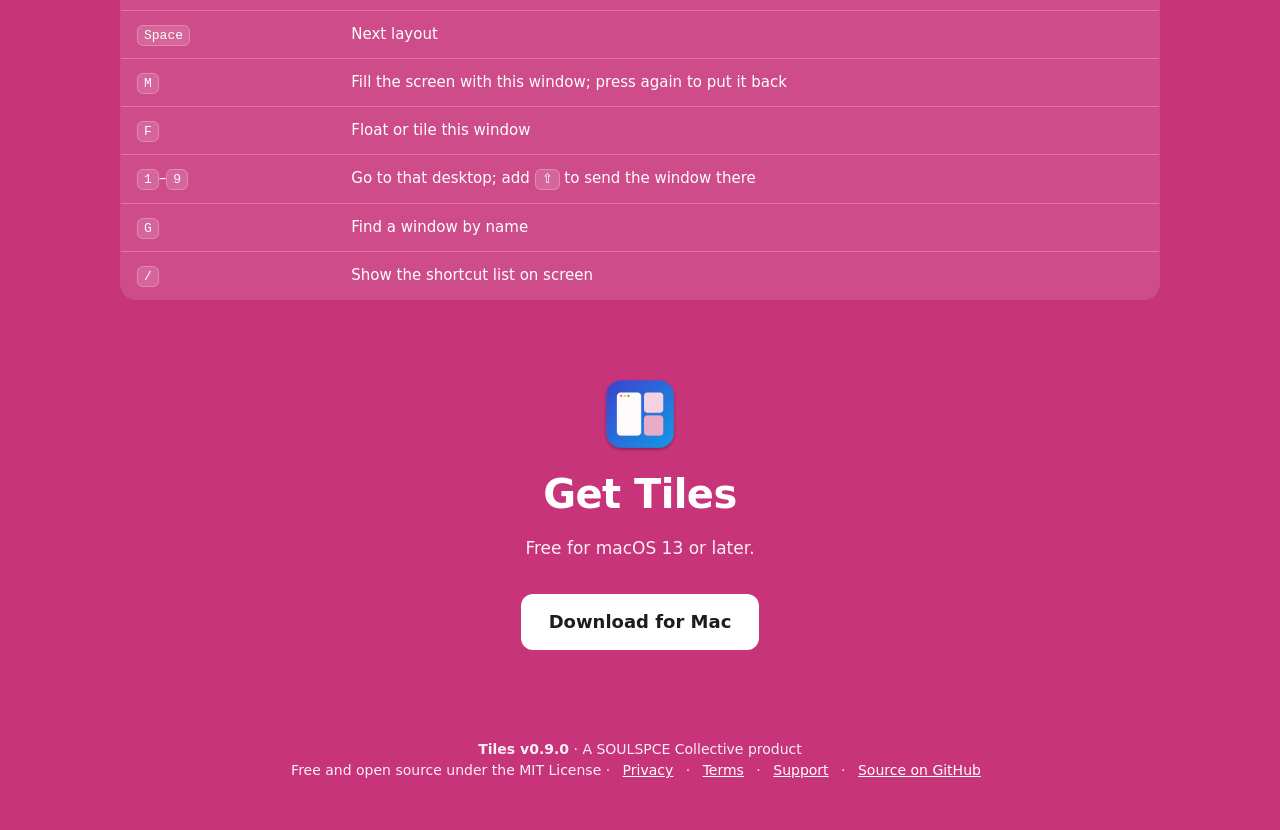
<file: docs/features.html>
<!doctype html>
<html lang="en">
<head>
<meta charset="utf-8">
<meta name="viewport" content="width=device-width, initial-scale=1">
<title>Features · Tiles</title>
<meta name="description" content="Everything Tiles does: layouts, desktops, mouse and keyboard control, docking, app rules and automation.">
<link rel="icon" href="img/icon.png">
<meta property="og:title" content="Features · Tiles">
<meta property="og:description" content="Everything Tiles does: layouts, desktops, mouse and keyboard control, docking, app rules and automation.">
<meta property="og:image" content="img/real-apps.jpg">
<link rel="stylesheet" href="site.css">
</head>
<body>
<div class="wrap">
  <nav>
    <a class="home" href="./"><img src="img/icon.png" alt=""><b>Tiles</b></a><span class="sp"></span>
    <a class="hide" href="layouts.html">Layouts</a><a class="hide" href="features.html" aria-current="page">Features</a><a class="hide" href="faq.html">FAQ</a><a class="hide" href="support.html">Support</a>
    <a href="https://github.com/vannaenae/tiles">GitHub</a>
  </nav>

  <div class="page">
    <h1>Features</h1>
    <p class="lede">Everything Tiles does, from a 13″ laptop to a 49″ super-ultrawide.</p>
  </div>

  <section id="look" style="padding-top:24px">
        <div class="slides">
      <img class="wipe" loading="lazy" width="2000" height="1250" src="img/slide-layouts.webp" alt="11 layouts, one shortcut. Master and Stack, Columns, Grid, Scrolling and more; press Control, Option, Space to switch.">
      <img class="wipe" loading="lazy" width="2000" height="1250" src="img/slide-keyboard.webp" alt="Keyboard first: shortcuts to focus a window, fill the screen and switch desktops, shown over four tiled windows.">
      <img class="wipe" loading="lazy" width="2000" height="1250" src="img/slide-scrolling.webp" alt="Room for every window. The Scrolling layout lines windows up at their own width and slides to the one you focus.">
      <img class="wipe" loading="lazy" width="2000" height="1250" src="img/slide-dock.webp" alt="Your desk, back when you dock. Tiles remembers each display setup and puts every window back when you plug in.">
      <img class="wipe" loading="lazy" width="2000" height="1250" src="img/slide-themes.webp" alt="Make it yours: five accent colours, light and dark, and a dashboard that shows every display live.">
    </div>
  </section>

  <section id="features">
    <div class="grid">
      <div class="card"><h3>Layouts</h3><ul>
        <li>11 layouts: Dwindle, Master &amp; Stack, Center Stage, Columns, Thirds, Rows, Grid, Monocle, Scrolling and more</li>
        <li>A different layout for each display</li>
        <li>Ultrawide screens detected automatically, with a width cap so nothing stretches</li>
        <li>Scrolling: windows keep their width in a row you slide along</li></ul></div>
      <div class="card"><h3>Desktops</h3><ul>
        <li>Up to nine workspaces per display</li>
        <li>Name them and give each its own layout</li>
        <li><kbd>⌃⌥2</kbd> to switch, <kbd>⌃⌥⇧2</kbd> to send a window</li>
        <li>No need to change any macOS security settings</li></ul></div>
      <div class="card"><h3>Mouse</h3><ul>
        <li>Drag one window onto another to swap them</li>
        <li>Hold ⌥ while dropping to stack them in one tile</li>
        <li>Drag the edge between windows and both resize</li>
        <li>Snap mode: edges and corners snap, with a preview</li></ul></div>
      <div class="card"><h3>Keyboard</h3><ul>
        <li>50+ shortcuts, every one remappable</li>
        <li>Window finder: <kbd>⌃⌥G</kbd>, type a few letters, Return</li>
        <li>On-screen cheat sheet with <kbd>⌃⌥/</kbd></li>
        <li>Focus: one window fills the screen, then goes back</li></ul></div>
      <div class="card"><h3>Docking</h3><ul>
        <li>Your arrangement is saved for each set of displays</li>
        <li>Plug your monitor back in and it returns</li>
        <li>One shortcut undoes a restore</li>
        <li>Windows from an unplugged screen never go missing</li></ul></div>
      <div class="card"><h3>App rules</h3><ul>
        <li>Send an app's windows to a chosen display</li>
        <li>Open an app in the main tile every time</li>
        <li>Keep apps like Calculator floating</li></ul></div>
      <div class="card"><h3>Look and feel</h3><ul>
        <li>Light, Dark or follow macOS</li>
        <li>Five colour themes</li>
        <li>Optional focus outline and window animation</li>
        <li>English, Spanish, French and German</li></ul></div>
      <div class="card"><h3>Settings that travel</h3><ul>
        <li>A live dashboard of every display</li>
        <li>Named profiles, switched in one click</li>
        <li>Export and import between Macs</li>
        <li>Built-in updates, signed by the developer</li></ul></div>
      <div class="card"><h3>Automation</h3><ul>
        <li><code>tiles://</code> links for Shortcuts and Alfred</li>
        <li>A <code>tiles</code> command for Terminal</li>
        <li>Ready-made Raycast commands</li>
        <li><code>tiles status</code> for scripts and AI agents</li></ul></div>
    </div>
  </section>

  <section id="shortcuts">
    <h2>Handy shortcuts</h2>
    <p class="center">Hold <kbd>⌃</kbd> Control and <kbd>⌥</kbd> Option, then press one key. Every one can be changed.</p>
    <table>
      <tr><td>arrow</td><td>Jump to the window on that side</td></tr>
      <tr><td><kbd>⇧</kbd> + arrow</td><td>Move the window itself</td></tr>
      <tr><td><kbd>Space</kbd></td><td>Next layout</td></tr>
      <tr><td><kbd>M</kbd></td><td>Fill the screen with this window; press again to put it back</td></tr>
      <tr><td><kbd>F</kbd></td><td>Float or tile this window</td></tr>
      <tr><td><kbd>1</kbd>–<kbd>9</kbd></td><td>Go to that desktop; add <kbd>⇧</kbd> to send the window there</td></tr>
      <tr><td><kbd>G</kbd></td><td>Find a window by name</td></tr>
      <tr><td><kbd>/</kbd></td><td>Show the shortcut list on screen</td></tr>
    </table>
  </section>

  <section class="cta">
    <img class="icon" src="img/icon.png" alt="">
    <h2>Get Tiles</h2>
    <p class="center">Free for macOS 13 or later.</p>
    <p><a class="btn" href="https://github.com/vannaenae/tiles/releases/latest/download/Tiles.zip">Download for Mac</a></p>
  </section>

  <footer>
    <strong>Tiles <span data-version>v0.9.0</span></strong> · A SOULSPCE Collective product<br>
    Free and open source under the MIT License · <a href="privacy.html">Privacy</a> · <a href="terms.html">Terms</a> · <a href="support.html">Support</a> · <a href="https://github.com/vannaenae/tiles">Source on GitHub</a>
  </footer>
</div>
<script src="site.js"></script>
<script src="version.js" defer></script>
</body>
</html>
</file>
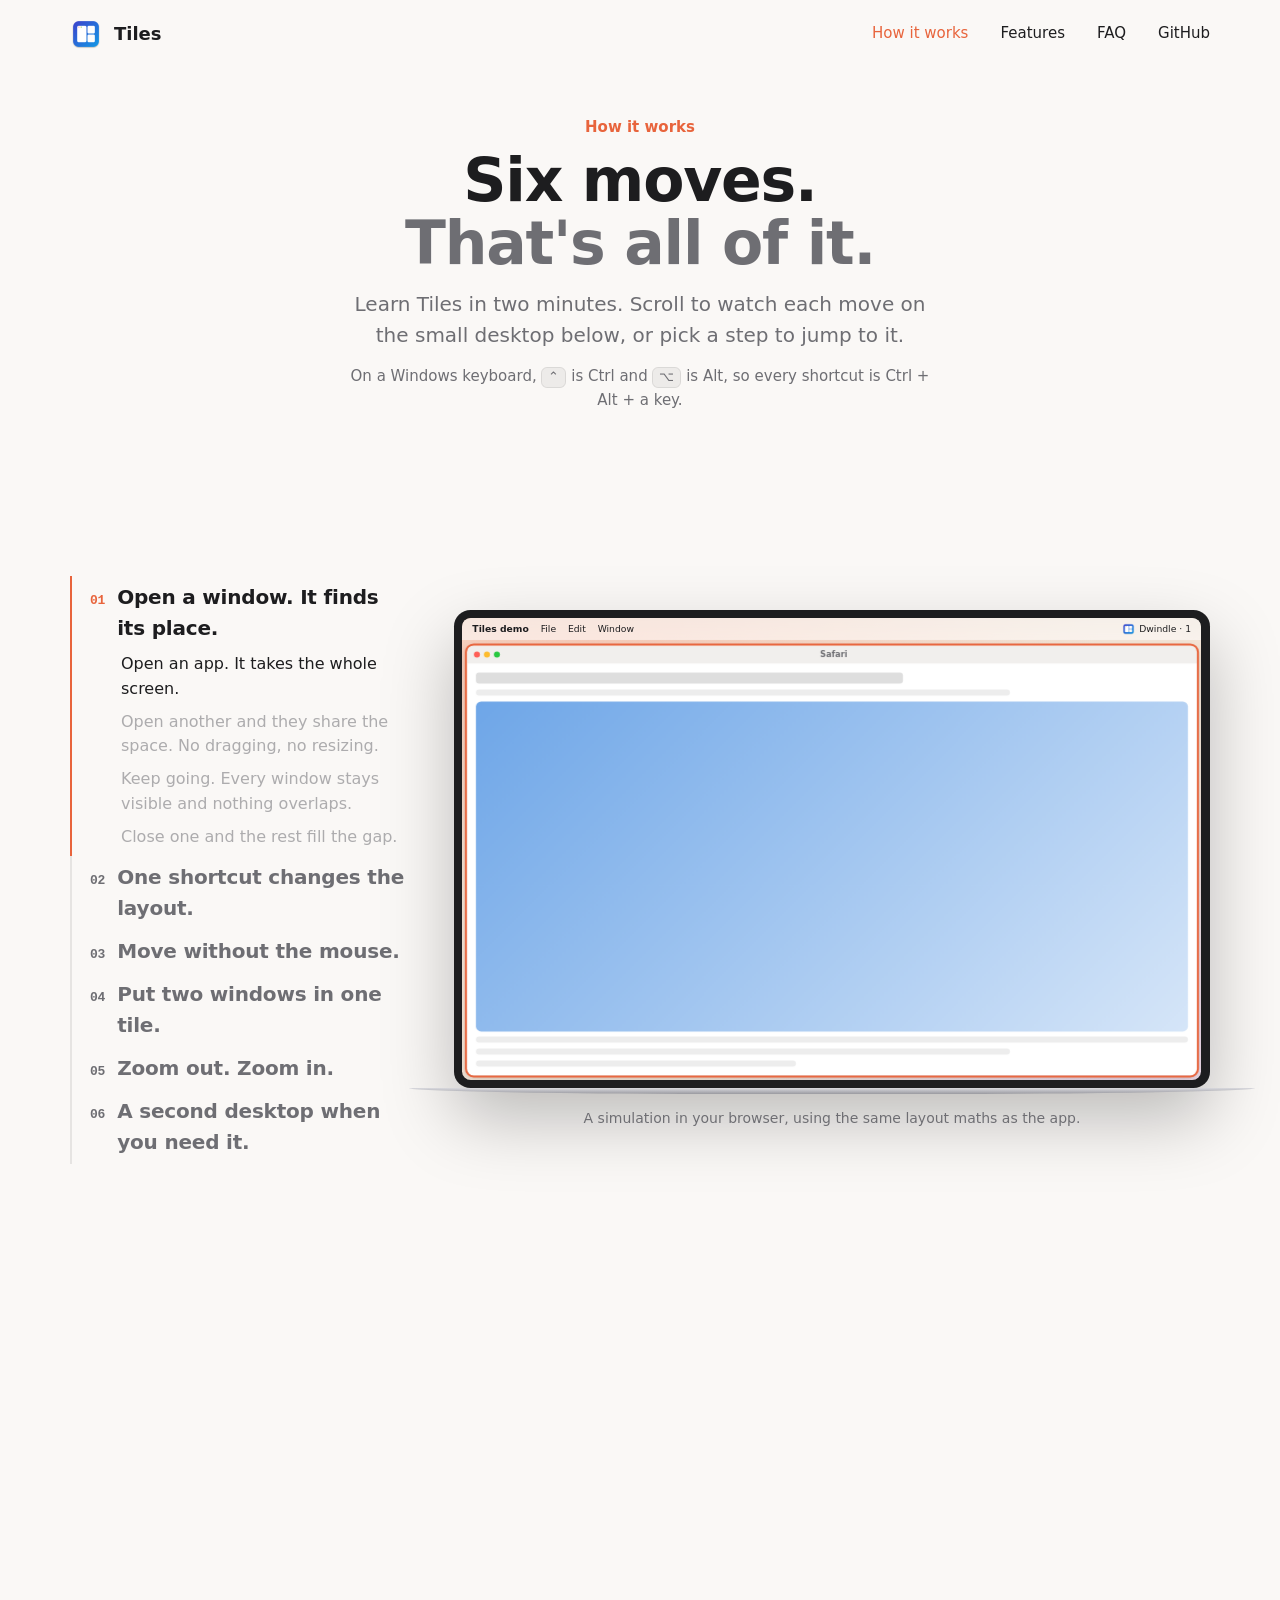
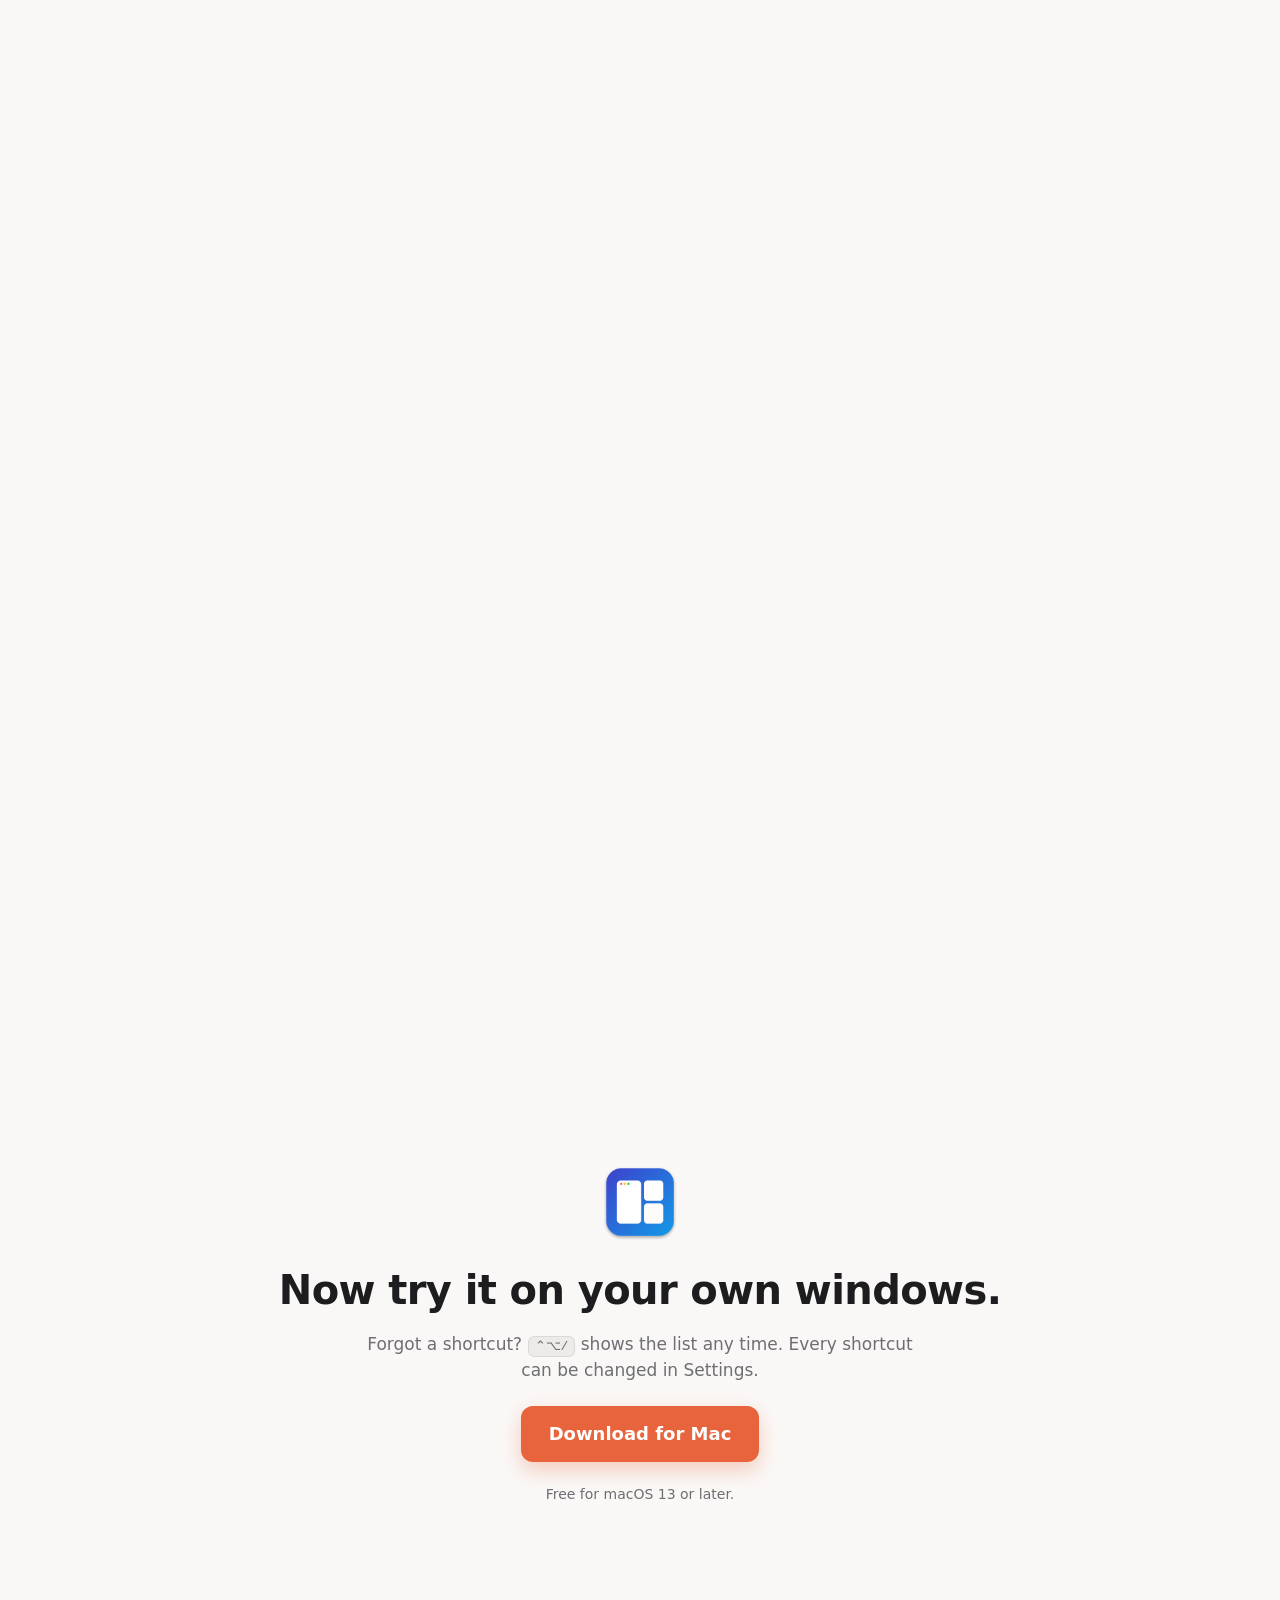
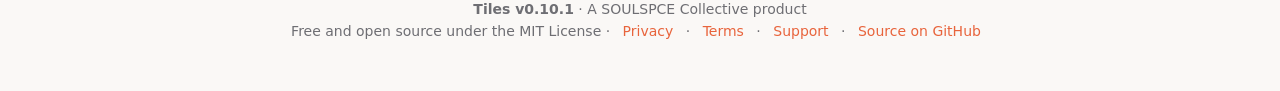
<file: docs/how-it-works.html>
<!doctype html>
<html lang="en">
<head>
<meta charset="utf-8">
<meta name="viewport" content="width=device-width, initial-scale=1">
<title>How Tiles works: six moves</title>
<meta name="description" content="Learn Tiles in two minutes. Six moves, played out on a small desktop in your browser: open, change the layout, move around, share a tile, zoom, and switch desktops.">
<link rel="icon" href="img/icon.png">
<meta property="og:title" content="How Tiles works: six moves">
<meta property="og:description" content="Learn Tiles in two minutes, on a small desktop in your browser.">
<meta property="og:image" content="img/dwindle.png">
<style>
:root { --accent:#E8643C; --bg:#faf8f6; --card:#fff; --text:#1d1d1f; --sec:#6e6e73; --line:rgba(0,0,0,.08); --screen:rgba(0,0,0,.05);
  --win:#fff; --winbar:#f1efed; --ink:rgba(0,0,0,.13); --ink2:rgba(0,0,0,.07); --wall1:#f6c9b6; --wall2:#f3e4d6; --wall3:#e9d5ea; --bezel:#1d1d1f; --menubar:rgba(255,255,255,.55); }
@media (prefers-color-scheme: dark) { :root { --bg:#141416; --card:#1f1f22; --text:#f5f5f7; --sec:#a1a1a6; --line:rgba(255,255,255,.1); --screen:rgba(255,255,255,.06);
  --win:#26262a; --winbar:#313136; --ink:rgba(255,255,255,.16); --ink2:rgba(255,255,255,.08); --wall1:#5a2a1a; --wall2:#22181c; --wall3:#2c2140; --bezel:#050506; --menubar:rgba(0,0,0,.35); } }
* { box-sizing:border-box; }
html { scroll-behavior:smooth; }
body { margin:0; background:var(--bg); color:var(--text); font:17px/1.55 -apple-system, BlinkMacSystemFont, "SF Pro Text", Inter, system-ui, sans-serif; -webkit-font-smoothing:antialiased; }
a { color:var(--accent); text-decoration:none; } a:hover { text-decoration:underline; }
.wrap { max-width:1180px; margin:0 auto; padding:0 20px; }
nav { display:flex; align-items:center; gap:12px; padding:18px 0; }
nav img { width:32px; height:32px; } nav b { font-size:18px; } nav .sp { flex:1; } nav a { color:var(--text); margin-left:20px; font-size:15px; } nav a.home { margin:0; display:flex; align-items:center; gap:12px; }
nav a.here { color:var(--accent); }
.hero { text-align:center; padding:48px 0 8px; }
.eyebrow { color:var(--accent); font-weight:600; font-size:15px; margin:0; }
h1 { font-size:clamp(36px,6vw,60px); line-height:1.05; letter-spacing:-.02em; margin:10px 0 14px; } h1 span { color:var(--sec); }
.lede { font-size:clamp(17px,2.2vw,20px); color:var(--sec); max-width:600px; margin:0 auto; }
button { font:inherit; cursor:pointer; border:0; background:none; color:inherit; }
kbd { font:13px ui-monospace, Menlo, monospace; background:var(--screen); border:1px solid var(--line); border-radius:6px; padding:2px 6px; white-space:nowrap; }

/* The scroll track: tall, with a pinned stage inside. Each beat is one stretch of scrolling. */
#track { position:relative; }
.stage { position:sticky; top:0; height:100vh; height:100svh; display:grid; grid-template-columns:minmax(260px,340px) 1fr; gap:44px; align-items:center; }
.moves { list-style:none; margin:0; padding:0; }
.moves li { border-left:2px solid var(--line); padding:6px 0 6px 18px; transition:border-color .3s; }
.moves li.done { border-color:var(--accent); }
.moves li.on { border-color:var(--accent); }
.moves .head { display:flex; gap:12px; align-items:baseline; width:100%; text-align:left; padding:0; font-size:20px; font-weight:600; letter-spacing:-.01em; color:var(--sec); transition:color .3s; }
.moves .head i { font:600 13px ui-monospace, Menlo, monospace; color:var(--sec); font-style:normal; }
.moves li.on .head { color:var(--text); } .moves li.on .head i { color:var(--accent); }
.moves .head:hover { color:var(--text); }
.moves .head:focus-visible { outline:2px solid var(--accent); outline-offset:4px; border-radius:4px; }
.moves .lines { display:grid; grid-template-rows:0fr; transition:grid-template-rows .35s ease; }
.moves li.on .lines { grid-template-rows:1fr; }
.moves .lines > div { overflow:hidden; }
.moves p { margin:8px 0 0 31px; font-size:16px; color:var(--sec); opacity:.55; transition:opacity .3s, color .3s; }
.moves p.now { color:var(--text); opacity:1; }
.pager { display:none; }

.mac { min-width:0; }
.bezel { background:var(--bezel); border-radius:2.2% / 3.4%; padding:1.1%; box-shadow:0 30px 70px rgba(0,0,0,.25); }
.screen { position:relative; aspect-ratio:1512 / 945; border-radius:1.2% / 1.9%; overflow:hidden; container-type:inline-size;
  background:radial-gradient(120% 90% at 15% 10%, var(--wall1), transparent 60%), radial-gradient(90% 90% at 90% 90%, var(--wall3), transparent 65%), var(--wall2); }
.menubar { position:absolute; inset:0 0 auto 0; height:3cqw; display:flex; align-items:center; gap:1.6cqw; padding:0 1.4cqw; font-size:1.25cqw; font-weight:500; background:var(--menubar); backdrop-filter:blur(12px); -webkit-backdrop-filter:blur(12px); }
.menubar b { font-weight:700; } .menubar .sp { flex:1; }
.menubar .status { display:flex; align-items:center; gap:.6cqw; color:var(--text); }
.menubar .status img { width:1.7cqw; height:1.7cqw; }
.menubar .status span { transition:opacity .2s; }
.win { position:absolute; left:0; top:0; display:flex; flex-direction:column; background:var(--win); border-radius:.9cqw; overflow:hidden; box-shadow:0 .5cqw 1.6cqw rgba(0,0,0,.18); outline:.28cqw solid transparent; outline-offset:-.05cqw;
  transition:transform .55s cubic-bezier(.2,.8,.2,1), width .55s cubic-bezier(.2,.8,.2,1), height .55s cubic-bezier(.2,.8,.2,1), opacity .35s, outline-color .25s; will-change:transform; }
.win.focus { outline-color:var(--accent); }
.win.gone { opacity:0; pointer-events:none; }
.bar { flex:none; height:2.5cqw; background:var(--winbar); display:flex; align-items:center; gap:.5cqw; padding:0 .9cqw; font-size:1.1cqw; font-weight:600; color:var(--sec); }
.bar u { width:.85cqw; height:.85cqw; border-radius:50%; background:var(--ink); text-decoration:none; }
.win.focus .bar u:nth-child(1) { background:#ff5f57; } .win.focus .bar u:nth-child(2) { background:#febc2e; } .win.focus .bar u:nth-child(3) { background:#28c840; }
.bar span { flex:1; text-align:center; margin-right:3.5cqw; overflow:hidden; white-space:nowrap; }
.body { flex:1; min-height:0; padding:1.2cqw; display:flex; gap:1cqw; overflow:hidden; }
.body .col { flex:1; min-width:0; display:flex; flex-direction:column; gap:.8cqw; }
.body .side { flex:0 0 26%; display:flex; flex-direction:column; gap:.7cqw; padding-right:1cqw; border-right:1px solid var(--ink2); }
.ln { height:.8cqw; border-radius:.4cqw; background:var(--ink2); flex:none; } .ln.h { height:1.5cqw; background:var(--ink); width:60%; } .ln.s { width:45%; } .ln.m { width:75%; }
.ln.a { background:var(--tint); opacity:.85; }
.blk { flex:1; min-height:3cqw; border-radius:.7cqw; background:linear-gradient(135deg, var(--tint), transparent 140%); opacity:.8; }
.term { background:#17171a; } .term .ln { background:rgba(255,255,255,.16); } .term .ln.a { background:#5ad17a; opacity:.9; }
.art { align-self:center; width:min(46%, 16cqw); aspect-ratio:1; border-radius:1cqw; background:conic-gradient(from 200deg, #ff7a59, #ffd166, #7bdff2, #b388ff, #ff7a59); margin:auto 0 .6cqw; flex:none; }
.cal { flex:1; display:grid; grid-template-columns:repeat(5,1fr); grid-auto-rows:1fr; gap:.5cqw; } .cal div { border-radius:.4cqw; background:var(--ink2); } .cal div.e { background:var(--tint); opacity:.75; }
.tabs { position:absolute; left:0; top:0; z-index:4; display:flex; gap:.4cqw; padding:.35cqw; background:rgba(28,28,30,.9); border-radius:.8cqw; opacity:0; pointer-events:none;
  transition:transform .55s cubic-bezier(.2,.8,.2,1), width .55s cubic-bezier(.2,.8,.2,1), height .55s cubic-bezier(.2,.8,.2,1), opacity .3s; }
.tabs.show { opacity:1; }
.tabs span { flex:1; display:flex; align-items:center; justify-content:center; gap:.5cqw; border-radius:.55cqw; font-size:1.15cqw; font-weight:500; color:rgba(255,255,255,.75); background:rgba(255,255,255,.1); white-space:nowrap; overflow:hidden; }
.tabs span.on { background:var(--accent); color:#fff; font-weight:600; }
.tabs i { width:.9cqw; height:.9cqw; border-radius:.25cqw; flex:none; }
.winkeys { font-size:15px; margin-top:14px; }
.keys { z-index:5; position:absolute; left:50%; bottom:5%; display:flex; gap:.7cqw; transform:translateX(-50%); opacity:0; transition:opacity .3s; pointer-events:none; }
.keys.show { opacity:1; }
.keys span { min-width:4.4cqw; height:4.4cqw; padding:0 1.3cqw; display:grid; place-items:center; font:600 1.8cqw -apple-system, system-ui, sans-serif; color:#fff; background:rgba(28,28,30,.86); border:1px solid rgba(255,255,255,.18); border-radius:.9cqw; box-shadow:0 .5cqw 1.4cqw rgba(0,0,0,.35); }
.keys.press span { animation:press .45s ease; }
@keyframes press { 40% { transform:translateY(.35cqw) scale(.96); background:var(--accent); } }
.cursor { z-index:6; position:absolute; left:0; top:0; width:2.2cqw; height:2.2cqw; opacity:0; transition:transform .55s cubic-bezier(.2,.8,.2,1), opacity .3s; pointer-events:none; filter:drop-shadow(0 .2cqw .3cqw rgba(0,0,0,.4)); }
.cursor.show { opacity:1; }
.lip { height:1.3%; min-height:6px; margin:0 -6%; background:linear-gradient(#d9d9de, #9a9aa0); border-radius:0 0 40% 40% / 0 0 100% 100%; }
.hint { text-align:center; color:var(--sec); font-size:14px; margin:14px 0 0; }

.cta { text-align:center; padding:40px 0 0; }
.cta .icon { width:84px; height:84px; }
h2 { font-size:clamp(28px,4vw,40px); letter-spacing:-.015em; margin:8px 0 10px; }
.cta p { color:var(--sec); max-width:560px; margin:0 auto 22px; }
.btn { display:inline-block; background:var(--accent); color:#fff; font-weight:600; font-size:18px; padding:14px 28px; border-radius:12px; box-shadow:0 8px 20px rgba(232,100,60,.3); } .btn:hover { text-decoration:none; filter:brightness(1.06); }
footer { padding:72px 0 48px; text-align:center; color:var(--sec); font-size:14px; } footer a { margin:0 8px; }

@media (max-width:860px) {
  nav a.hide { display:none; }
  .stage { grid-template-columns:1fr; grid-template-rows:auto auto; gap:20px; align-content:center; }
  .mac { order:-1; padding:0 3%; }
  .moves li { display:none; border:0; padding:0; min-height:132px; }
  .moves li.on { display:block; }
  .moves .head { font-size:22px; } .moves p { margin-left:0; } .moves p:not(.now) { display:none; }
  .pager { display:flex; justify-content:center; gap:8px; margin-top:6px; }
  .pager button { width:30px; height:30px; border-radius:50%; background:var(--screen); font:600 13px ui-monospace, Menlo, monospace; color:var(--sec); }
  .pager button.on { background:var(--accent); color:#fff; }
  .hint { display:none; }
}
@media (prefers-reduced-motion: reduce) { html { scroll-behavior:auto; } .win, .cursor, .keys, .tabs, .moves .lines { transition:none; } .keys.press span { animation:none; } }
</style>
</head>
<body>
<div class="wrap">
  <nav>
    <a class="home" href="./"><img src="img/icon.png" alt=""><b>Tiles</b></a><span class="sp"></span>
    <a class="here" href="how-it-works.html">How it works</a><a class="hide" href="./#features">Features</a><a class="hide" href="./#faq">FAQ</a>
    <a href="https://github.com/vannaenae/tiles">GitHub</a>
  </nav>

  <div class="hero">
    <p class="eyebrow">How it works</p>
    <h1>Six moves.<br><span>That's all of it.</span></h1>
    <p class="lede">Learn Tiles in two minutes. Scroll to watch each move on the small desktop below, or pick a step to jump to it.</p>
    <p class="lede winkeys">On a Windows keyboard, <kbd>⌃</kbd> is Ctrl and <kbd>⌥</kbd> is Alt, so every shortcut is Ctrl + Alt + a key.</p>
  </div>

  <div id="track">
    <div class="stage">
      <div>
        <ol class="moves" id="moves"></ol>
        <div class="pager" id="pager"></div>
      </div>
      <div class="mac">
        <div class="bezel">
          <div class="screen" id="screen" role="img" aria-label="A simulated Mac desktop showing Tiles arranging windows">
            <div class="menubar"><b>Tiles demo</b><span>File</span><span>Edit</span><span>Window</span><span class="sp"></span>
              <span class="status"><img src="img/icon.png" alt=""><span id="status"></span></span></div>
            <div class="tabs" id="tabs"></div>
            <div class="keys" id="keys"></div>
            <svg class="cursor" id="cursor" viewBox="0 0 24 24"><path d="M5 2l14 11h-8l-3 8z" fill="#111" stroke="#fff" stroke-width="1.6" stroke-linejoin="round"/></svg>
          </div>
        </div>
        <div class="lip"></div>
        <p class="hint">A simulation in your browser, using the same layout maths as the app.</p>
      </div>
    </div>
  </div>
  <noscript><p class="lede">This page needs JavaScript to play the demo. The <a href="./#features">features list</a> covers the same ground.</p></noscript>

  <section class="cta">
    <img class="icon" src="img/icon.png" alt="">
    <h2>Now try it on your own windows.</h2>
    <p>Forgot a shortcut? <kbd>⌃⌥/</kbd> shows the list any time. Every shortcut can be changed in Settings.</p>
    <p><a class="btn" href="https://github.com/vannaenae/tiles/releases/latest/download/Tiles.zip">Download for Mac</a></p>
    <p style="font-size:14px">Free for macOS 13 or later.</p>
  </section>

  <footer>
    <strong>Tiles <span data-version>v0.10.1</span></strong> · A SOULSPCE Collective product<br>
    Free and open source under the MIT License · <a href="privacy.html">Privacy</a> · <a href="terms.html">Terms</a> · <a href="support.html">Support</a> · <a href="https://github.com/vannaenae/tiles">Source on GitHub</a>
  </footer>
</div>
<script>
// Same maths as Sources/TilesCore/Layout.swift (and the playground on the home page).
const cols=(r,n,g)=>{let u=r.w-g*(n-1),o=[],c=r.x;for(let i=0;i<n;i++){let e=r.x+Math.round(u*(i+1)/n)+g*i;o.push({x:c,y:r.y,w:e-c,h:r.h});c=e+g}return o};
const rows=(r,n,g)=>{let u=r.h-g*(n-1),o=[],c=r.y;for(let i=0;i<n;i++){let e=r.y+Math.round(u*(i+1)/n)+g*i;o.push({x:r.x,y:c,w:r.w,h:e-c});c=e+g}return o};
const sc=(r,t,g)=>{let u=r.w-g,l=Math.round(u*t);return[{x:r.x,y:r.y,w:l,h:r.h},{x:r.x+l+g,y:r.y,w:u-l,h:r.h}]};
const sr=(r,t,g)=>{let u=r.h-g,l=Math.round(u*t);return[{x:r.x,y:r.y,w:r.w,h:l},{x:r.x,y:r.y+l+g,w:r.w,h:u-l}]};
const W=1512,H=945,BAR=46,G=10,AREA={x:G,y:BAR+G,w:W-2*G,h:H-BAR-2*G},T=.55;
function frames(kind,n){const a=AREA,g=G;if(n<1)return[];
 switch(kind){
 case'dwindle':{let o=[],rem=a;for(let i=0;i<n;i++){if(i==n-1){o.push(rem);break}let[p,q]=rem.w>=rem.h?sc(rem,i?.5:T,g):sr(rem,i?.5:T,g);o.push(p);rem=q}return o}
 case'master':{if(n<2)return[a];let[l,r]=sc(a,T,g);return[l,...rows(r,n-1,g)]}
 case'columns':return cols(a,n,g);
 case'grid':{let s=Math.ceil(Math.sqrt(n)),rc=a.w>=a.h?Math.ceil(n/s):s,o=[],rem=n;rows(a,rc,g).forEach((r,i)=>{let k=Math.ceil(rem/(rc-i));o.push(...cols(r,k,g));rem-=k});return o}}}
const NAMES={dwindle:'Dwindle',master:'Master & Stack',columns:'Columns',grid:'Grid'};

// The windows in the demo: id → title, tint, and a sketch of its contents.
const ln=(c='')=>`<div class="ln ${c}"></div>`;
const APPS={
 safari:['Safari','#4a90e2',`<div class="col">${ln('h')}${ln('m')}<div class="blk"></div>${ln()}${ln('m')}${ln('s')}</div>`],
 notes:['Notes','#f2b632',`<div class="side">${ln('a')}${ln()}${ln('m')}${ln()}</div><div class="col">${ln('h')}${ln()}${ln('m')}${ln()}${ln('s')}${ln('m')}</div>`],
 terminal:['Terminal','#5ad17a',`<div class="col">${ln('a s')}${ln('m')}${ln('s')}${ln('a s')}${ln()}${ln('m')}${ln('a s')}</div>`,'term'],
 mail:['Mail','#3ea6ff',`<div class="side">${ln('a')}${ln()}${ln()}${ln()}${ln()}</div><div class="col">${ln('h')}${ln('s')}${ln()}${ln('m')}${ln()}</div>`],
 music:['Music','#ff5c7a',`<div class="col"><div class="art"></div>${ln('h')}${ln('s')}${ln('a m')}</div>`],
 calendar:['Calendar','#b388ff',`<div class="col">${ln('h')}<div class="cal">${Array.from({length:20},(_,i)=>`<div class="${[2,6,8,13,15,19].includes(i)?'e':''}"></div>`).join('')}</div></div>`]};

// One beat = one stretch of scrolling. Each is the whole desktop at that moment.
// ws: windows on each desktop, in tiling order. at: which desktop is showing. full: a window filling the display.
const A=['safari','notes','terminal'];
const MOVES=[
 {title:'Open a window. It finds its place.', beats:[
  {text:'Open an app. It takes the whole screen.', ws:[['safari']], focus:'safari', layout:'dwindle'},
  {text:'Open another and they share the space. No dragging, no resizing.', ws:[['safari','notes']], focus:'notes', layout:'dwindle'},
  {text:'Keep going. Every window stays visible and nothing overlaps.', ws:[['safari','notes','terminal','mail']], focus:'mail', layout:'dwindle'},
  {text:'Close one and the rest fill the gap.', ws:[A], focus:'terminal', layout:'dwindle'}]},
 {title:'One shortcut changes the layout.', beats:[
  {text:'Hold <kbd>⌃⌥</kbd> and press <kbd>Space</kbd>. Now there is one main window with the rest stacked beside it.', ws:[A], focus:'terminal', layout:'master', keys:['⌃','⌥','Space']},
  {text:'Keep pressing to try the others, like a grid.', ws:[A], focus:'terminal', layout:'grid', keys:['⌃','⌥','Space']},
  {text:'Or equal columns. Each display keeps its own layout.', ws:[A], focus:'terminal', layout:'columns', keys:['⌃','⌥','Space']}]},
 {title:'Move without the mouse.', beats:[
  {text:'<kbd>⌃⌥</kbd> and an arrow key jumps to the window on that side. The outline shows where you are.', ws:[A], focus:'notes', layout:'columns', keys:['⌃','⌥','←']},
  {text:'Add <kbd>⇧</kbd> and the window itself moves.', ws:[['notes','safari','terminal']], focus:'notes', layout:'columns', keys:['⌃','⌥','⇧','←']},
  {text:'Prefer the mouse? Drag one window onto another and they swap.', ws:[['terminal','safari','notes']], focus:'terminal', layout:'columns', cursor:'terminal'}]},
 {title:'Put two windows in one tile.', beats:[
  {text:'Hold <kbd>⌥</kbd> and drop one window onto another. They share the tile, with a tab each.', ws:[['terminal','safari']], stacks:{safari:['notes']}, front:'notes', focus:'notes', layout:'columns', cursor:'notes'},
  {text:'Click a tab to switch. The windows can come from different apps.', ws:[['terminal','safari']], stacks:{safari:['notes']}, front:'safari', focus:'safari', layout:'columns', tab:0},
  {text:'<kbd>⌃⌥B</kbd> lays them side by side inside the tile instead.', ws:[['terminal','safari']], stacks:{safari:['notes']}, nested:true, focus:'safari', layout:'columns', keys:['⌃','⌥','B']}]},
 {title:'Zoom out. Zoom in.', beats:[
  {text:'<kbd>⌃⌥O</kbd> zooms out: every window gets its own tile, so you can see them all.', ws:[['terminal','safari']], stacks:{safari:['notes']}, overview:true, focus:'safari', layout:'columns', keys:['⌃','⌥','O']},
  {text:'<kbd>⌃⌥I</kbd> zooms back in to your layout.', ws:[['terminal','safari']], stacks:{safari:['notes']}, nested:true, focus:'terminal', layout:'columns', keys:['⌃','⌥','I']},
  {text:'Press it once more and the window you are in fills the display.', ws:[['terminal','safari']], stacks:{safari:['notes']}, nested:true, focus:'terminal', layout:'columns', full:'terminal', keys:['⌃','⌥','I']},
  {text:'<kbd>⌃⌥O</kbd> steps back out again.', ws:[['terminal','safari']], stacks:{safari:['notes']}, nested:true, focus:'terminal', layout:'columns', keys:['⌃','⌥','O']}]},
 {title:'A second desktop when you need it.', beats:[
  {text:'<kbd>⌃⌥2</kbd> gives you a fresh, empty desktop. Your other windows wait on the first.', ws:[['terminal','safari'],[]], stacks:{safari:['notes']}, nested:true, at:1, layout:'columns', keys:['⌃','⌥','2']},
  {text:'Open what you need here. It tiles the same way.', ws:[['terminal','safari'],['music','calendar']], stacks:{safari:['notes']}, nested:true, at:1, focus:'calendar', layout:'columns'},
  {text:'<kbd>⌃⌥1</kbd> brings you back. Add <kbd>⇧</kbd> to send a window across instead.', ws:[['terminal','safari'],['music','calendar']], stacks:{safari:['notes']}, nested:true, at:0, focus:'terminal', layout:'columns', keys:['⌃','⌥','1']}]}];
const BEATS=MOVES.flatMap((m,mi)=>m.beats.map((b,bi)=>({...b,move:mi,line:bi})));
const FIRST=MOVES.map((_,mi)=>BEATS.findIndex(b=>b.move==mi));

const $=id=>document.getElementById(id), screen=$('screen'), track=$('track');
const wins={};
for(const[id,[title,tint,body,cls]]of Object.entries(APPS)){const d=document.createElement('div');d.className='win gone';d.style.setProperty('--tint',tint);
 d.innerHTML=`<div class="bar"><u></u><u></u><u></u><span>${title}</span></div><div class="body ${cls||''}">${body}</div>`;screen.insertBefore(d,$('keys'));wins[id]=d}
$('moves').innerHTML=MOVES.map((m,i)=>`<li><button class="head" data-move="${i}"><i>0${i+1}</i>${m.title}</button><div class="lines"><div>${m.beats.map(b=>`<p>${b.text}</p>`).join('')}</div></div></li>`).join('');
$('pager').innerHTML=MOVES.map((_,i)=>`<button data-move="${i}" aria-label="Move ${i+1}">${i+1}</button>`).join('');

const pct=(v,of)=>v/of*100;
function place(el,r){el.style.width=pct(r.w,W)+'%';el.style.height=pct(r.h,H)+'%';
 // translate percentages are relative to the element itself, so convert screen fractions to them
 el.style.transform=`translate(${r.x/r.w*100}%,${r.y/r.h*100}%)`}
let current=-1;
const TAB=46,nest=(t,n)=>t.w>=t.h?cols(t,n,G):rows(t,n,G);
function show(i){if(i==current)return;current=i;const b=BEATS[i],at=b.at||0,seen=new Set,rects={};let strip=null;
 b.ws.forEach((hosts,d)=>{const st=d==0&&b.stacks||{},all=hosts.flatMap(h=>[h,...(st[h]||[])]);
  if(b.overview&&d==at){
   // Zoomed out: every window gets its own tile in a grid, sharing a tile or not.
   frames('grid',all.length).forEach((r,k)=>rects[all[k]]=r)
  }else{const f=frames(b.layout,hosts.length);hosts.forEach((h,k)=>{const group=[h,...(st[h]||[])],t=f[k];
   if(group.length==1)rects[h]=t;
   else if(b.nested)nest(t,group.length).forEach((r,n)=>rects[group[n]]=r);
   // Tabs: the windows overlap, moved down to make room for the strip.
   else{group.forEach(id=>rects[id]={x:t.x,y:t.y+TAB,w:t.w,h:t.h-TAB});if(d==at&&!b.full)strip={r:{x:t.x,y:t.y,w:t.w,h:TAB-8},group}}})}
  all.forEach(id=>{seen.add(id);const el=wins[id];let r=b.full&&d==at?AREA:rects[id];
   // another desktop's windows wait just off the side of the screen, as they do in the app
   if(d!=at)r={...r,x:r.x+(d<at?-W:W)};
   place(el,r);el.classList.toggle('gone',d!=at||!!(b.full&&b.full!=id));el.classList.toggle('focus',d==at&&b.focus==id);
   el.style.zIndex=b.full==id||b.cursor==id?3:(b.focus==id||b.front==id)?2:1})});
 for(const id in wins)if(!seen.has(id)){wins[id].classList.add('gone');wins[id].classList.remove('focus')}
 const tabs=$('tabs');tabs.classList.toggle('show',!!strip);
 if(strip){place(tabs,strip.r);tabs.innerHTML=strip.group.map(id=>`<span class="${id==b.front?'on':''}"><i style="background:${APPS[id][1]}"></i>${APPS[id][0]}</span>`).join('')}
 $('status').textContent=`${b.full?'Focus':b.overview?'Overview':NAMES[b.layout]} · ${at+1}`;
 const keys=$('keys');keys.classList.toggle('show',!!b.keys);if(b.keys){keys.innerHTML=b.keys.map(k=>`<span>${k}</span>`).join('');keys.classList.remove('press');void keys.offsetWidth;keys.classList.add('press')}
 // The pointer rests on a window's title bar, or on a tab.
 const cur=$('cursor'),r=b.cursor&&rects[b.cursor],point=b.tab!=null&&strip?{x:strip.r.x+strip.r.w*(b.tab+.5)/strip.group.length,y:strip.r.y+strip.r.h/2}:r?{x:r.x+r.w/2,y:r.y+26}:null;
 cur.classList.toggle('show',!!point);
 if(point)cur.style.transform=`translate(${point.x/W*screen.clientWidth}px,${point.y/H*screen.clientHeight}px)`;
 document.querySelectorAll('#moves li').forEach((li,m)=>{li.classList.toggle('on',m==b.move);li.classList.toggle('done',m<b.move);
  li.querySelectorAll('p').forEach((p,l)=>p.classList.toggle('now',m==b.move&&l==b.line))});
 document.querySelectorAll('#pager button').forEach((p,m)=>p.classList.toggle('on',m==b.move))}

// Scroll position → beat. The track is one viewport tall per beat, less on phones.
const per=()=>innerWidth<=860?.55:.7;
function size(){track.style.height=(innerHeight*(1+BEATS.length*per()))+'px'}
function onScroll(){const span=track.offsetHeight-innerHeight,p=Math.max(0,Math.min(.9999,-track.getBoundingClientRect().top/span));show(Math.floor(p*BEATS.length))}
function jump(move){const span=track.offsetHeight-innerHeight,top=track.getBoundingClientRect().top+scrollY;scrollTo({top:top+span*(FIRST[move]+.5)/BEATS.length})}
document.addEventListener('click',e=>{const b=e.target.closest('[data-move]');if(b)jump(+b.dataset.move)});
addEventListener('scroll',onScroll,{passive:true});addEventListener('resize',()=>{size();current=-1;onScroll()});
size();onScroll();
</script>
<script src="version.js" defer></script>
</body>
</html>
</file>
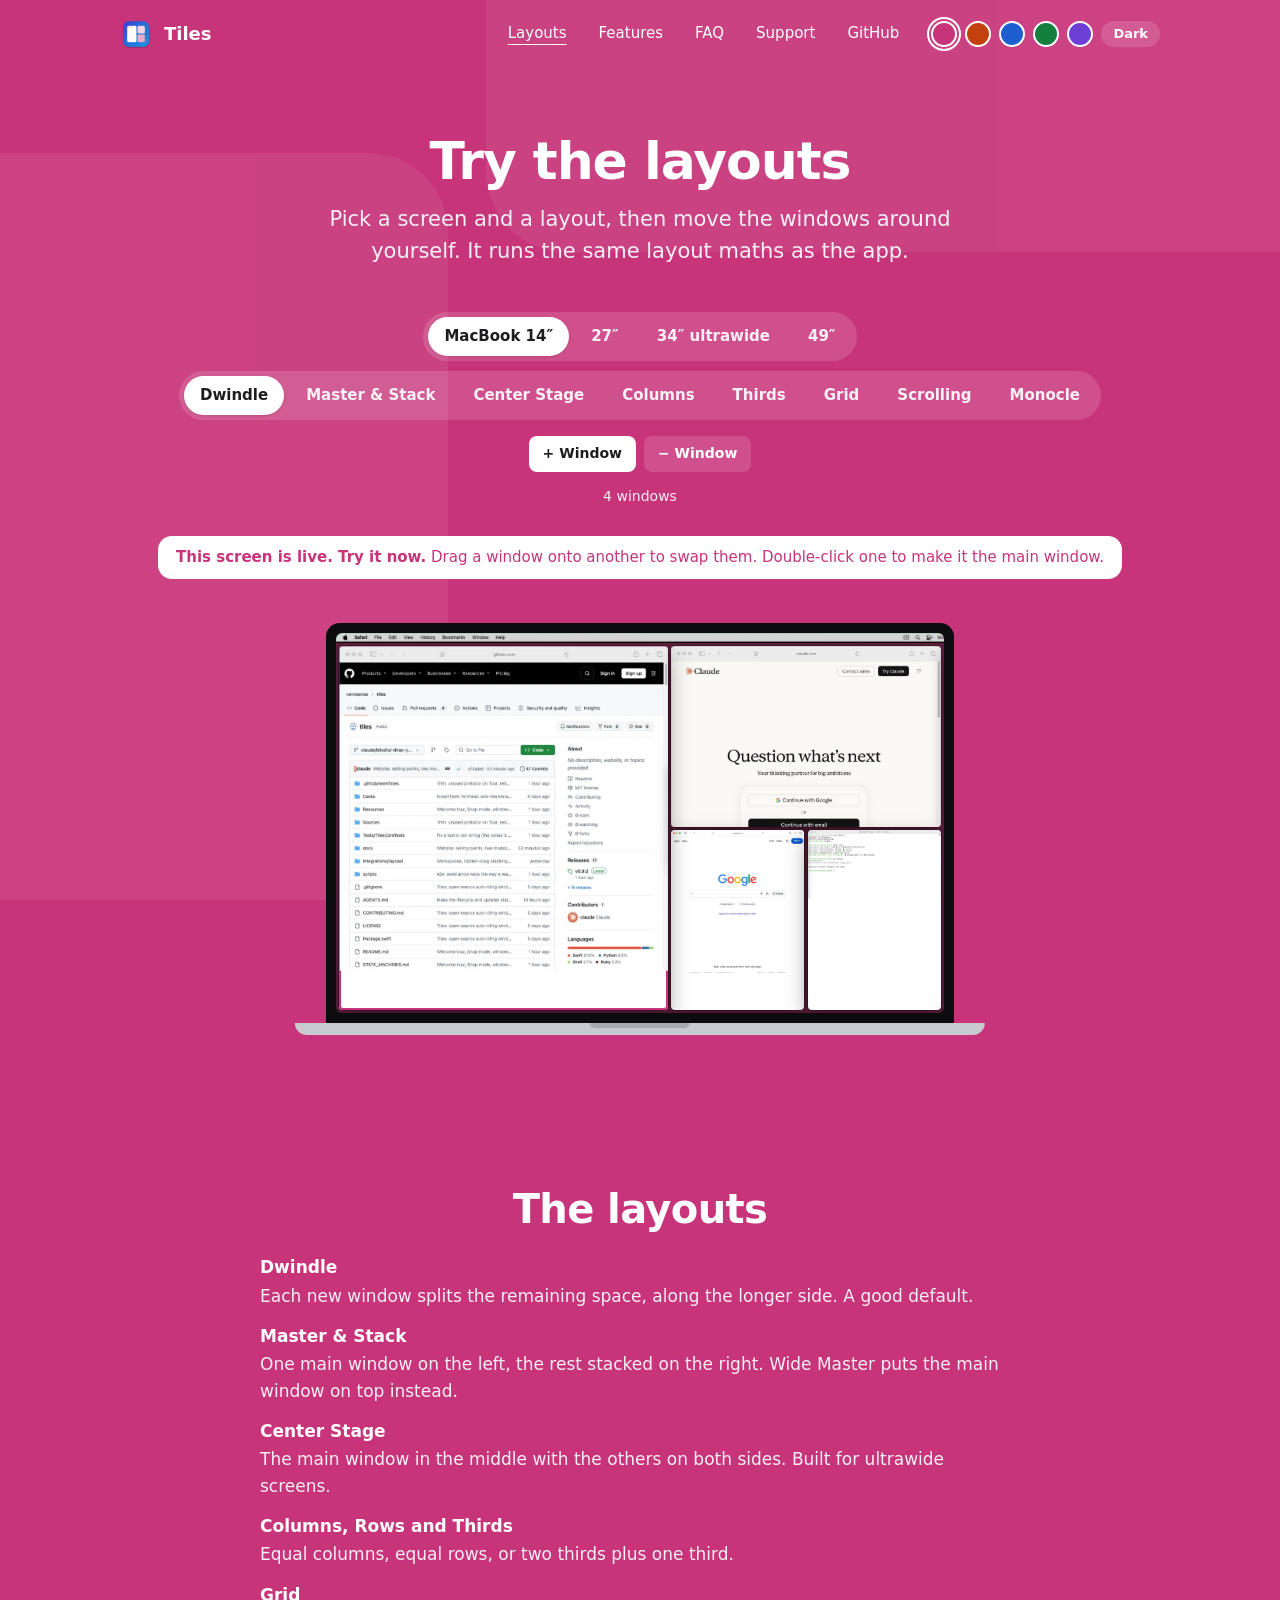
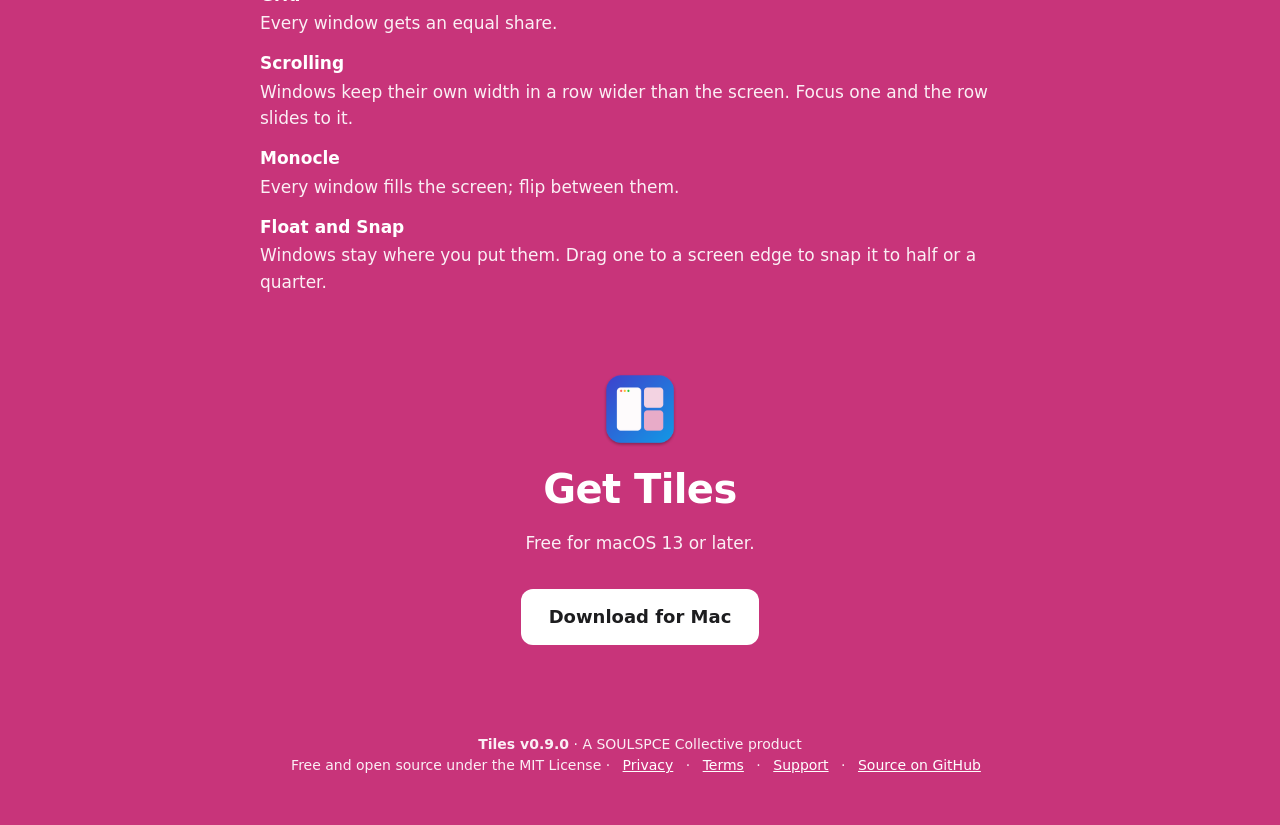
<file: docs/layouts.html>
<!doctype html>
<html lang="en">
<head>
<meta charset="utf-8">
<meta name="viewport" content="width=device-width, initial-scale=1">
<title>Layouts · Tiles</title>
<meta name="description" content="Try every Tiles layout with real windows: pick a screen size, a layout, and add or remove windows.">
<link rel="icon" href="img/icon.png">
<meta property="og:title" content="Layouts · Tiles">
<meta property="og:description" content="Try every Tiles layout with real windows: pick a screen size, a layout, and add or remove windows.">
<meta property="og:image" content="img/real-apps.jpg">
<link rel="stylesheet" href="site.css">
</head>
<body>
<div class="wrap">
  <nav>
    <a class="home" href="./"><img src="img/icon.png" alt=""><b>Tiles</b></a><span class="sp"></span>
    <a class="hide" href="layouts.html" aria-current="page">Layouts</a><a class="hide" href="features.html">Features</a><a class="hide" href="faq.html">FAQ</a><a class="hide" href="support.html">Support</a>
    <a href="https://github.com/vannaenae/tiles">GitHub</a>
  </nav>

  <div class="page">
    <h1>Try the layouts</h1>
    <p class="lede">Pick a screen and a layout, then move the windows around yourself. It runs the same layout maths as the app.</p>
  </div>

  <section class="play" style="padding-top:8px">
    <div class="tabs" id="screens" role="tablist" aria-label="Screen size"></div><br>
    <div class="tabs" id="layouts" role="tablist" aria-label="Layout"></div>
    <div class="row"><button class="copy" id="add">+ Window</button><button class="copy ghost" id="remove">− Window</button></div>
    <p class="sub" id="count" aria-live="polite"></p>
    <p class="hint" id="hint"><b>This screen is live. Try it now.</b> Drag a window onto another to swap them. Double-click one to make it the main window.</p>
    <div class="setup" id="setup"><div class="mac"><div class="desk" id="desk" tabindex="0" aria-label="A Mac screen with tiled windows. Arrow keys move between windows, Return makes one the main window, Space changes the layout."><div class="bar"><img src="img/win-menubar.jpg" alt=""></div></div></div></div>
  </section>

  <section>
    <h2>The layouts</h2>
    <dl class="kinds">
      <dt>Dwindle</dt><dd>Each new window splits the remaining space, along the longer side. A good default.</dd>
      <dt>Master &amp; Stack</dt><dd>One main window on the left, the rest stacked on the right. Wide Master puts the main window on top instead.</dd>
      <dt>Center Stage</dt><dd>The main window in the middle with the others on both sides. Built for ultrawide screens.</dd>
      <dt>Columns, Rows and Thirds</dt><dd>Equal columns, equal rows, or two thirds plus one third.</dd>
      <dt>Grid</dt><dd>Every window gets an equal share.</dd>
      <dt>Scrolling</dt><dd>Windows keep their own width in a row wider than the screen. Focus one and the row slides to it.</dd>
      <dt>Monocle</dt><dd>Every window fills the screen; flip between them.</dd>
      <dt>Float and Snap</dt><dd>Windows stay where you put them. Drag one to a screen edge to snap it to half or a quarter.</dd>
    </dl>
  </section>

  <section class="cta">
    <img class="icon" src="img/icon.png" alt="">
    <h2>Get Tiles</h2>
    <p class="center">Free for macOS 13 or later.</p>
    <p><a class="btn" href="https://github.com/vannaenae/tiles/releases/latest/download/Tiles.zip">Download for Mac</a></p>
  </section>

  <footer>
    <strong>Tiles <span data-version>v0.9.0</span></strong> · A SOULSPCE Collective product<br>
    Free and open source under the MIT License · <a href="privacy.html">Privacy</a> · <a href="terms.html">Terms</a> · <a href="support.html">Support</a> · <a href="https://github.com/vannaenae/tiles">Source on GitHub</a>
  </footer>
</div>
<script src="site.js"></script>
<script src="layouts.js"></script>
<script src="version.js" defer></script>
</body>
</html>
</file>
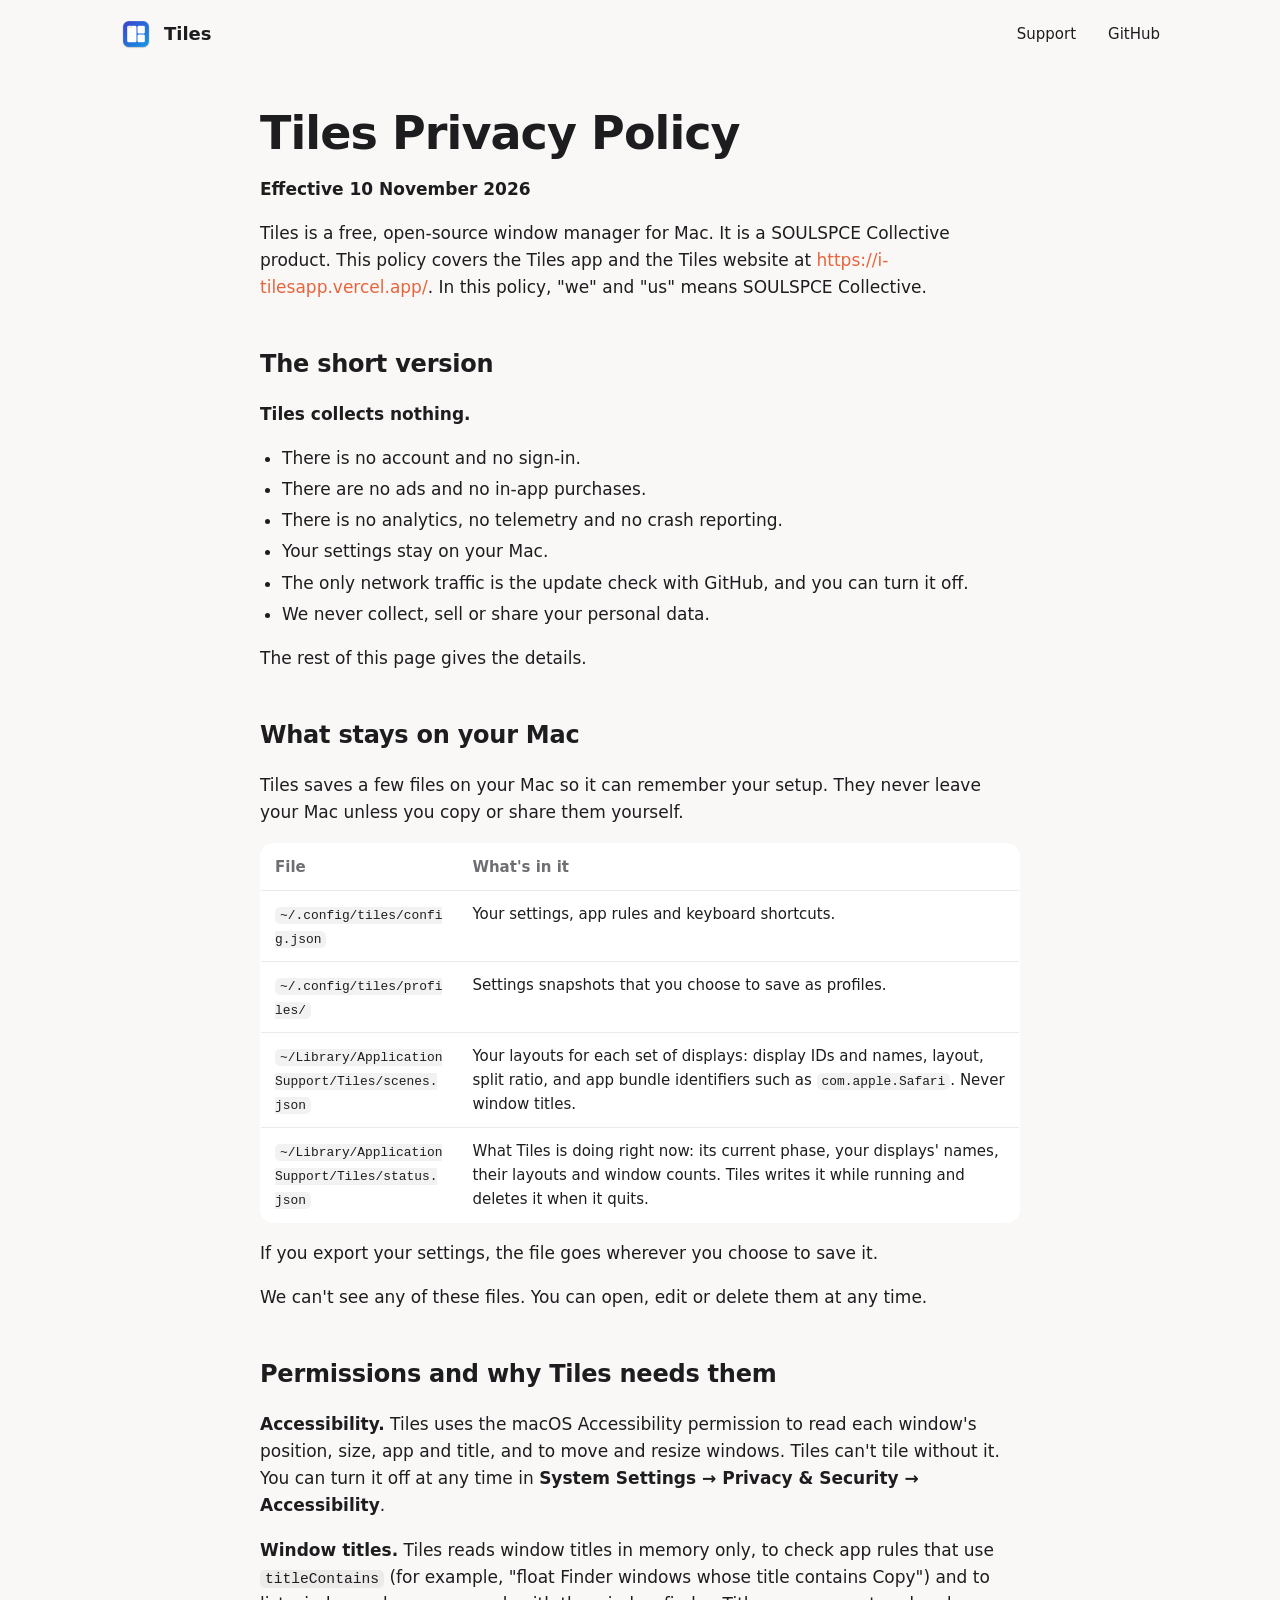
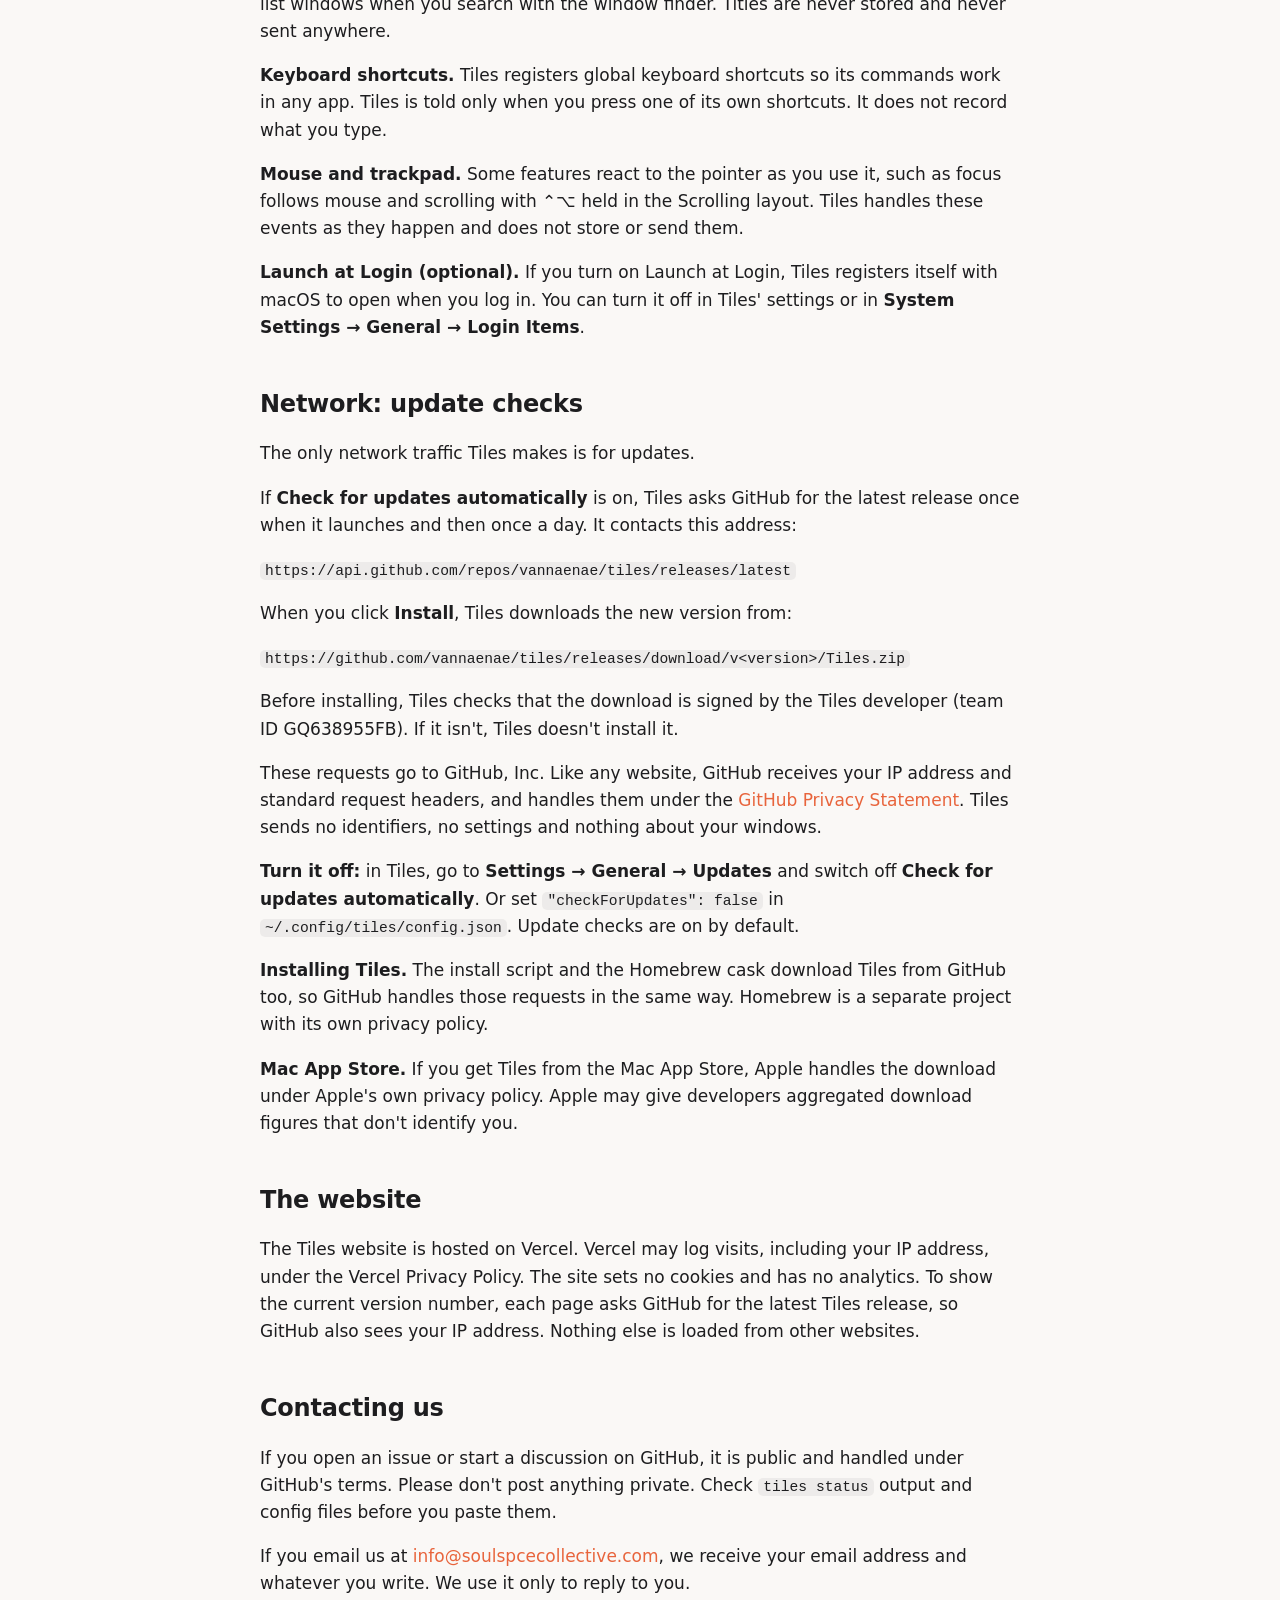
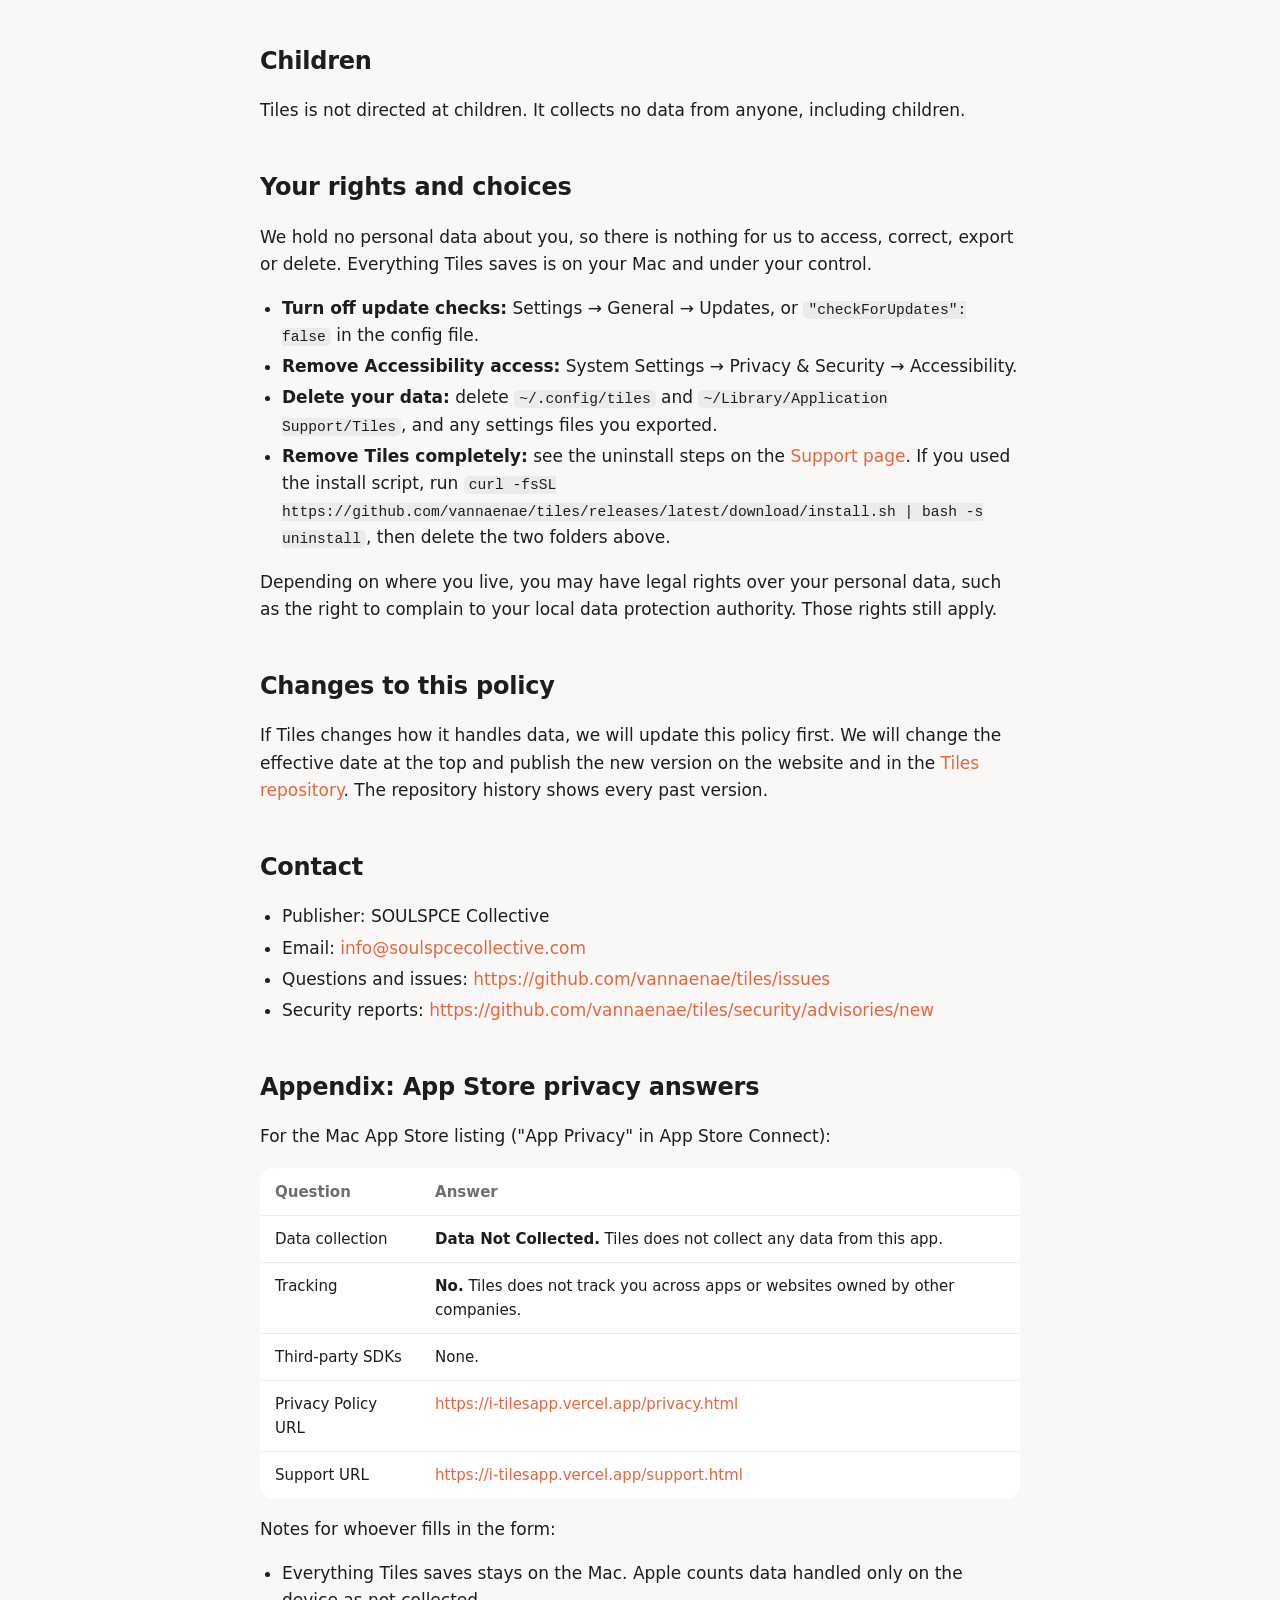
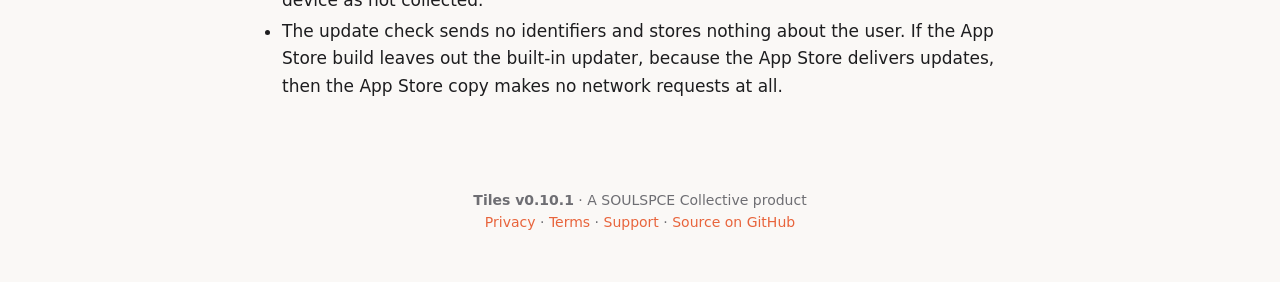
<file: docs/privacy.html>
<!doctype html>
<!-- DRAFT for legal review: not yet approved for publication. -->
<html lang="en">
<head>
<meta charset="utf-8">
<meta name="viewport" content="width=device-width, initial-scale=1">
<title>Privacy Policy · Tiles</title>
<meta name="description" content="Tiles collects nothing. How the Tiles window manager for Mac handles your data, permissions and update checks.">
<link rel="icon" href="img/icon.png">
<meta property="og:title" content="Privacy Policy · Tiles">
<meta property="og:description" content="Tiles collects nothing. How the Tiles window manager for Mac handles your data, permissions and update checks.">
<meta property="og:image" content="img/icon.png">
<style>
:root { --accent:#E8643C; --bg:#faf8f6; --card:#fff; --text:#1d1d1f; --sec:#6e6e73; --line:rgba(0,0,0,.08); --screen:rgba(0,0,0,.05); }
@media (prefers-color-scheme: dark) { :root { --bg:#141416; --card:#1f1f22; --text:#f5f5f7; --sec:#a1a1a6; --line:rgba(255,255,255,.1); --screen:rgba(255,255,255,.06); } }
* { box-sizing:border-box; }
body { margin:0; background:var(--bg); color:var(--text); font:17px/1.6 -apple-system, BlinkMacSystemFont, "SF Pro Text", Inter, system-ui, sans-serif; -webkit-font-smoothing:antialiased; }
a { color:var(--accent); text-decoration:none; overflow-wrap:anywhere; } a:hover { text-decoration:underline; }
.wrap { max-width:1080px; margin:0 auto; padding:0 20px; }
nav { display:flex; align-items:center; gap:12px; padding:18px 0; }
nav .home { display:flex; align-items:center; gap:12px; color:var(--text); } nav .home:hover { text-decoration:none; }
nav img { width:32px; height:32px; } nav b { font-size:18px; } nav .sp { flex:1; } nav a.l { color:var(--text); margin-left:20px; font-size:15px; }
main { max-width:760px; margin:0 auto; padding:40px 0 0; }
h1 { font-size:clamp(32px,5vw,46px); line-height:1.1; letter-spacing:-.02em; margin:0 0 6px; }
h2 { font-size:24px; letter-spacing:-.01em; margin:44px 0 10px; }
h3 { font-size:19px; margin:28px 0 8px; }
p, li { color:var(--text); } ul, ol { padding-left:22px; } li { margin:4px 0; }
code { font:.86em ui-monospace, SFMono-Regular, Menlo, monospace; background:var(--screen); border-radius:5px; padding:1px 5px; overflow-wrap:anywhere; }
pre { background:var(--card); border:1px solid var(--line); border-radius:12px; padding:14px 16px; overflow:auto; }
pre code { background:none; padding:0; font-size:14px; overflow-wrap:normal; }
table { width:100%; border-collapse:collapse; background:var(--card); border-radius:14px; overflow:hidden; border:1px solid var(--line); font-size:15px; margin:16px 0; }
td, th { padding:11px 14px; border-bottom:1px solid var(--line); text-align:left; vertical-align:top; } tr:last-child td { border-bottom:0; }
th { color:var(--sec); font-weight:600; }
footer { padding:72px 0 48px; text-align:center; color:var(--sec); font-size:14px; }
@media (max-width:600px) { nav a.hide { display:none; } td, th { padding:9px 10px; } table { display:block; overflow-x:auto; } }
</style>
</head>
<body>
<div class="wrap">
  <nav>
    <a class="home" href="index.html"><img src="img/icon.png" alt="Tiles home"><b>Tiles</b></a><span class="sp"></span>
    <a class="l hide" href="support.html">Support</a>
    <a class="l" href="https://github.com/vannaenae/tiles">GitHub</a>
  </nav>

  <main>
  <h1>Tiles Privacy Policy</h1>
<p><strong>Effective 10 November 2026</strong></p>
<p>Tiles is a free, open-source window manager for Mac. It is a SOULSPCE Collective product. This policy covers the Tiles app and the Tiles website at <a href="https://i-tilesapp.vercel.app/">https://i-tilesapp.vercel.app/</a>. In this policy, "we" and "us" means SOULSPCE Collective.</p>
<h2 id="the-short-version">The short version</h2>
<p><strong>Tiles collects nothing.</strong></p>
<ul>
<li>There is no account and no sign-in.</li>
<li>There are no ads and no in-app purchases.</li>
<li>There is no analytics, no telemetry and no crash reporting.</li>
<li>Your settings stay on your Mac.</li>
<li>The only network traffic is the update check with GitHub, and you can turn it off.</li>
<li>We never collect, sell or share your personal data.</li>
</ul>
<p>The rest of this page gives the details.</p>
<h2 id="what-stays-on-your-mac">What stays on your Mac</h2>
<p>Tiles saves a few files on your Mac so it can remember your setup. They never leave your Mac unless you copy or share them yourself.</p>
<table>
<thead>
<tr class="header">
<th>File</th>
<th>What's in it</th>
</tr>
</thead>
<tbody>
<tr class="odd">
<td><code>~/.config/tiles/config.json</code></td>
<td>Your settings, app rules and keyboard shortcuts.</td>
</tr>
<tr class="even">
<td><code>~/.config/tiles/profiles/</code></td>
<td>Settings snapshots that you choose to save as profiles.</td>
</tr>
<tr class="odd">
<td><code>~/Library/Application Support/Tiles/scenes.json</code></td>
<td>Your layouts for each set of displays: display IDs and names, layout, split ratio, and app bundle identifiers such as <code>com.apple.Safari</code>. Never window titles.</td>
</tr>
<tr class="even">
<td><code>~/Library/Application Support/Tiles/status.json</code></td>
<td>What Tiles is doing right now: its current phase, your displays' names, their layouts and window counts. Tiles writes it while running and deletes it when it quits.</td>
</tr>
</tbody>
</table>
<p>If you export your settings, the file goes wherever you choose to save it.</p>
<p>We can't see any of these files. You can open, edit or delete them at any time.</p>
<h2 id="permissions-and-why-tiles-needs-them">Permissions and why Tiles needs them</h2>
<p><strong>Accessibility.</strong> Tiles uses the macOS Accessibility permission to read each window's position, size, app and title, and to move and resize windows. Tiles can't tile without it. You can turn it off at any time in <strong>System Settings → Privacy &amp; Security → Accessibility</strong>.</p>
<p><strong>Window titles.</strong> Tiles reads window titles in memory only, to check app rules that use <code>titleContains</code> (for example, "float Finder windows whose title contains Copy") and to list windows when you search with the window finder. Titles are never stored and never sent anywhere.</p>
<p><strong>Keyboard shortcuts.</strong> Tiles registers global keyboard shortcuts so its commands work in any app. Tiles is told only when you press one of its own shortcuts. It does not record what you type.</p>
<p><strong>Mouse and trackpad.</strong> Some features react to the pointer as you use it, such as focus follows mouse and scrolling with ⌃⌥ held in the Scrolling layout. Tiles handles these events as they happen and does not store or send them.</p>
<p><strong>Launch at Login (optional).</strong> If you turn on Launch at Login, Tiles registers itself with macOS to open when you log in. You can turn it off in Tiles' settings or in <strong>System Settings → General → Login Items</strong>.</p>
<h2 id="network-update-checks">Network: update checks</h2>
<p>The only network traffic Tiles makes is for updates.</p>
<p>If <strong>Check for updates automatically</strong> is on, Tiles asks GitHub for the latest release once when it launches and then once a day. It contacts this address:</p>
<p><code>https://api.github.com/repos/vannaenae/tiles/releases/latest</code></p>
<p>When you click <strong>Install</strong>, Tiles downloads the new version from:</p>
<p><code>https://github.com/vannaenae/tiles/releases/download/v&lt;version&gt;/Tiles.zip</code></p>
<p>Before installing, Tiles checks that the download is signed by the Tiles developer (team ID GQ638955FB). If it isn't, Tiles doesn't install it.</p>
<p>These requests go to GitHub, Inc. Like any website, GitHub receives your IP address and standard request headers, and handles them under the <a href="https://docs.github.com/site-policy/privacy-policies/github-general-privacy-statement">GitHub Privacy Statement</a>. Tiles sends no identifiers, no settings and nothing about your windows.</p>
<p><strong>Turn it off:</strong> in Tiles, go to <strong>Settings → General → Updates</strong> and switch off <strong>Check for updates automatically</strong>. Or set <code>"checkForUpdates": false</code> in <code>~/.config/tiles/config.json</code>. Update checks are on by default.</p>
<p><strong>Installing Tiles.</strong> The install script and the Homebrew cask download Tiles from GitHub too, so GitHub handles those requests in the same way. Homebrew is a separate project with its own privacy policy.</p>
<p><strong>Mac App Store.</strong> If you get Tiles from the Mac App Store, Apple handles the download under Apple's own privacy policy. Apple may give developers aggregated download figures that don't identify you.</p>
<h2 id="the-website">The website</h2>
<p>The Tiles website is hosted on Vercel. Vercel may log visits, including your IP address, under the Vercel Privacy Policy. The site sets no cookies and has no analytics. To show the current version number, each page asks GitHub for the latest Tiles release, so GitHub also sees your IP address. Nothing else is loaded from other websites.</p>
<h2 id="contacting-us">Contacting us</h2>
<p>If you open an issue or start a discussion on GitHub, it is public and handled under GitHub's terms. Please don't post anything private. Check <code>tiles status</code> output and config files before you paste them.</p>
<p>If you email us at <a href="mailto:info@soulspcecollective.com">info@soulspcecollective.com</a>, we receive your email address and whatever you write. We use it only to reply to you.</p>
<h2 id="children">Children</h2>
<p>Tiles is not directed at children. It collects no data from anyone, including children.</p>
<h2 id="your-rights-and-choices">Your rights and choices</h2>
<p>We hold no personal data about you, so there is nothing for us to access, correct, export or delete. Everything Tiles saves is on your Mac and under your control.</p>
<ul>
<li><strong>Turn off update checks:</strong> Settings → General → Updates, or <code>"checkForUpdates": false</code> in the config file.</li>
<li><strong>Remove Accessibility access:</strong> System Settings → Privacy &amp; Security → Accessibility.</li>
<li><strong>Delete your data:</strong> delete <code>~/.config/tiles</code> and <code>~/Library/Application Support/Tiles</code>, and any settings files you exported.</li>
<li><strong>Remove Tiles completely:</strong> see the uninstall steps on the <a href="support.html#uninstall-tiles">Support page</a>. If you used the install script, run <code>curl -fsSL https://github.com/vannaenae/tiles/releases/latest/download/install.sh | bash -s uninstall</code>, then delete the two folders above.</li>
</ul>
<p>Depending on where you live, you may have legal rights over your personal data, such as the right to complain to your local data protection authority. Those rights still apply.</p>
<h2 id="changes-to-this-policy">Changes to this policy</h2>
<p>If Tiles changes how it handles data, we will update this policy first. We will change the effective date at the top and publish the new version on the website and in the <a href="https://github.com/vannaenae/tiles">Tiles repository</a>. The repository history shows every past version.</p>
<h2 id="contact">Contact</h2>
<ul>
<li>Publisher: SOULSPCE Collective</li>
<li>Email: <a href="mailto:info@soulspcecollective.com">info@soulspcecollective.com</a></li>
<li>Questions and issues: <a href="https://github.com/vannaenae/tiles/issues">https://github.com/vannaenae/tiles/issues</a></li>
<li>Security reports: <a href="https://github.com/vannaenae/tiles/security/advisories/new">https://github.com/vannaenae/tiles/security/advisories/new</a></li>
</ul>
<h2 id="appendix-app-store-privacy-answers">Appendix: App Store privacy answers</h2>
<p>For the Mac App Store listing ("App Privacy" in App Store Connect):</p>
<table>
<thead>
<tr class="header">
<th>Question</th>
<th>Answer</th>
</tr>
</thead>
<tbody>
<tr class="odd">
<td>Data collection</td>
<td><strong>Data Not Collected.</strong> Tiles does not collect any data from this app.</td>
</tr>
<tr class="even">
<td>Tracking</td>
<td><strong>No.</strong> Tiles does not track you across apps or websites owned by other companies.</td>
</tr>
<tr class="odd">
<td>Third-party SDKs</td>
<td>None.</td>
</tr>
<tr class="even">
<td>Privacy Policy URL</td>
<td><a href="privacy.html">https://i-tilesapp.vercel.app/privacy.html</a></td>
</tr>
<tr class="odd">
<td>Support URL</td>
<td><a href="support.html">https://i-tilesapp.vercel.app/support.html</a></td>
</tr>
</tbody>
</table>
<p>Notes for whoever fills in the form:</p>
<ul>
<li>Everything Tiles saves stays on the Mac. Apple counts data handled only on the device as not collected.</li>
<li>The update check sends no identifiers and stores nothing about the user. If the App Store build leaves out the built-in updater, because the App Store delivers updates, then the App Store copy makes no network requests at all.</li>
</ul>
  </main>

  <footer>
    <strong>Tiles <span data-version>v0.10.1</span></strong> · A SOULSPCE Collective product<br>
    <a href="privacy.html">Privacy</a> · <a href="terms.html">Terms</a> · <a href="support.html">Support</a> · <a href="https://github.com/vannaenae/tiles">Source on GitHub</a>
  </footer>
</div>
<script src="version.js" defer></script>
</body>
</html>
</file>
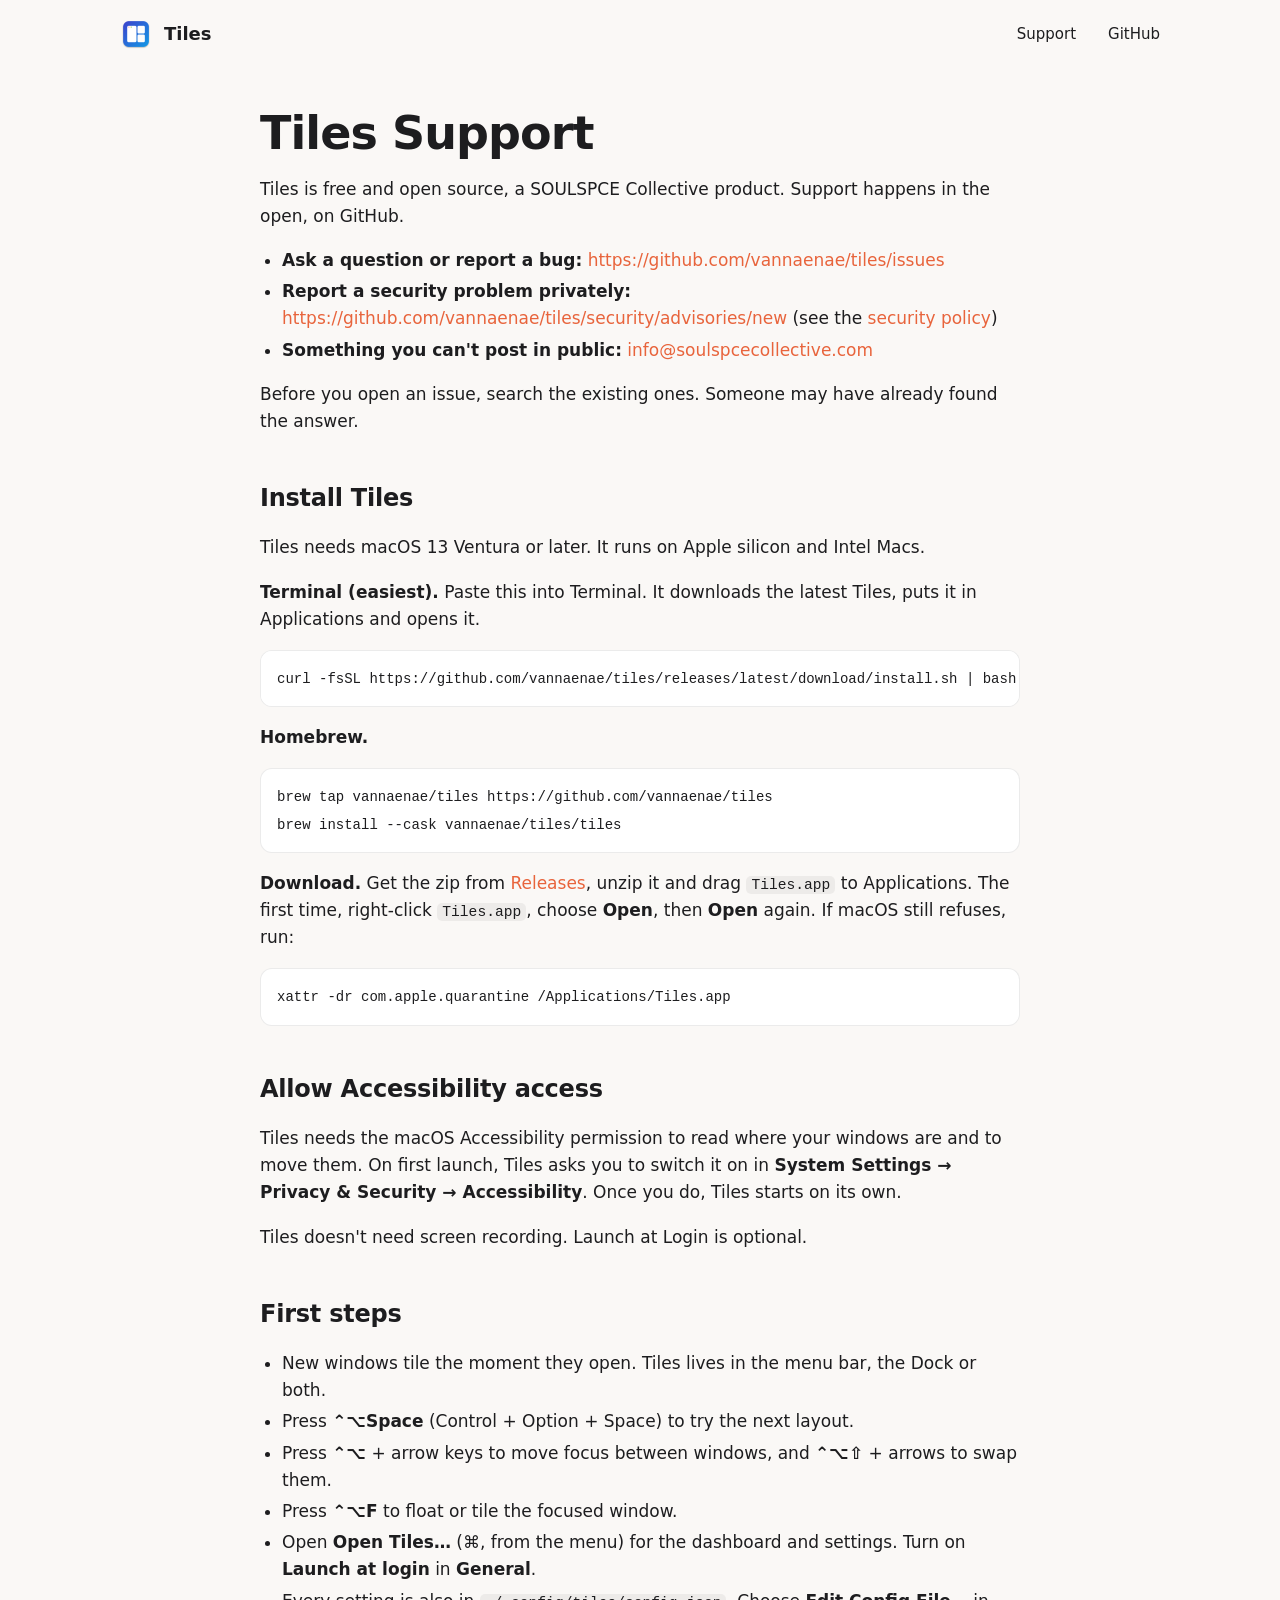
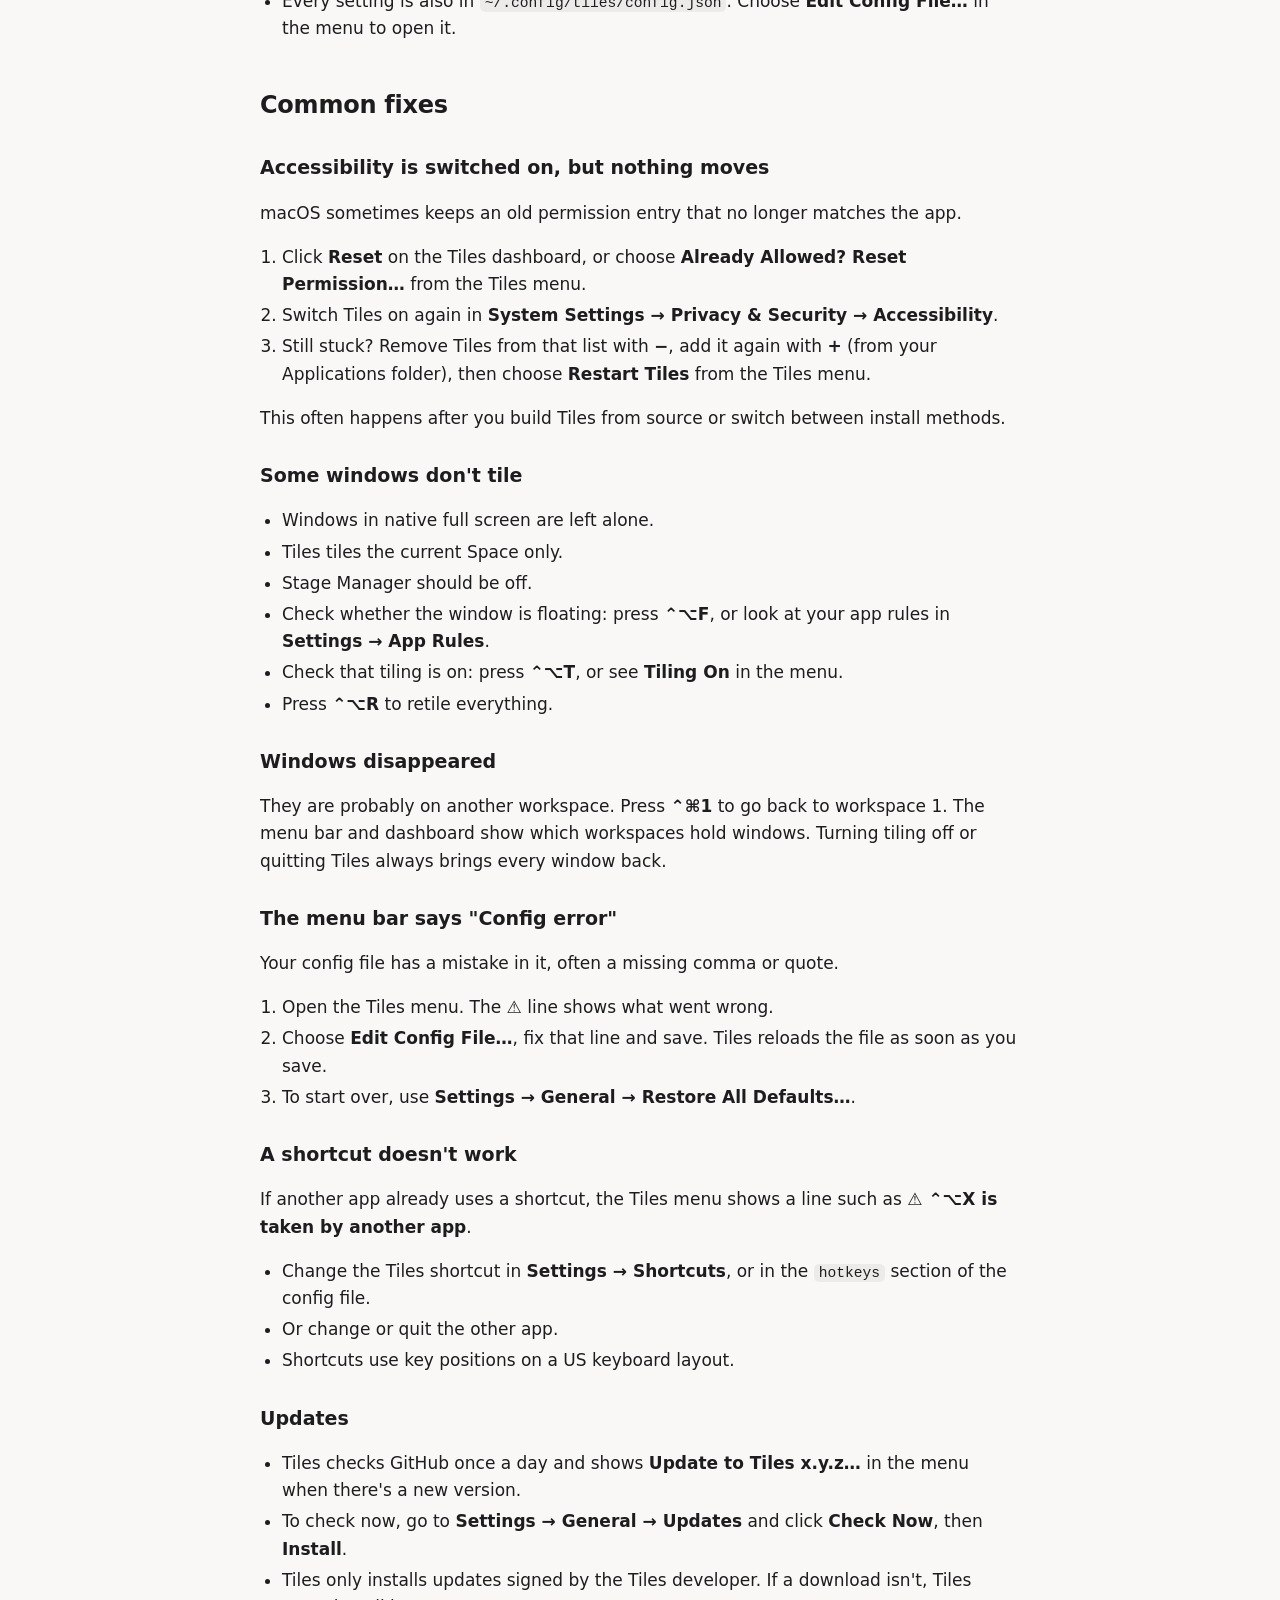
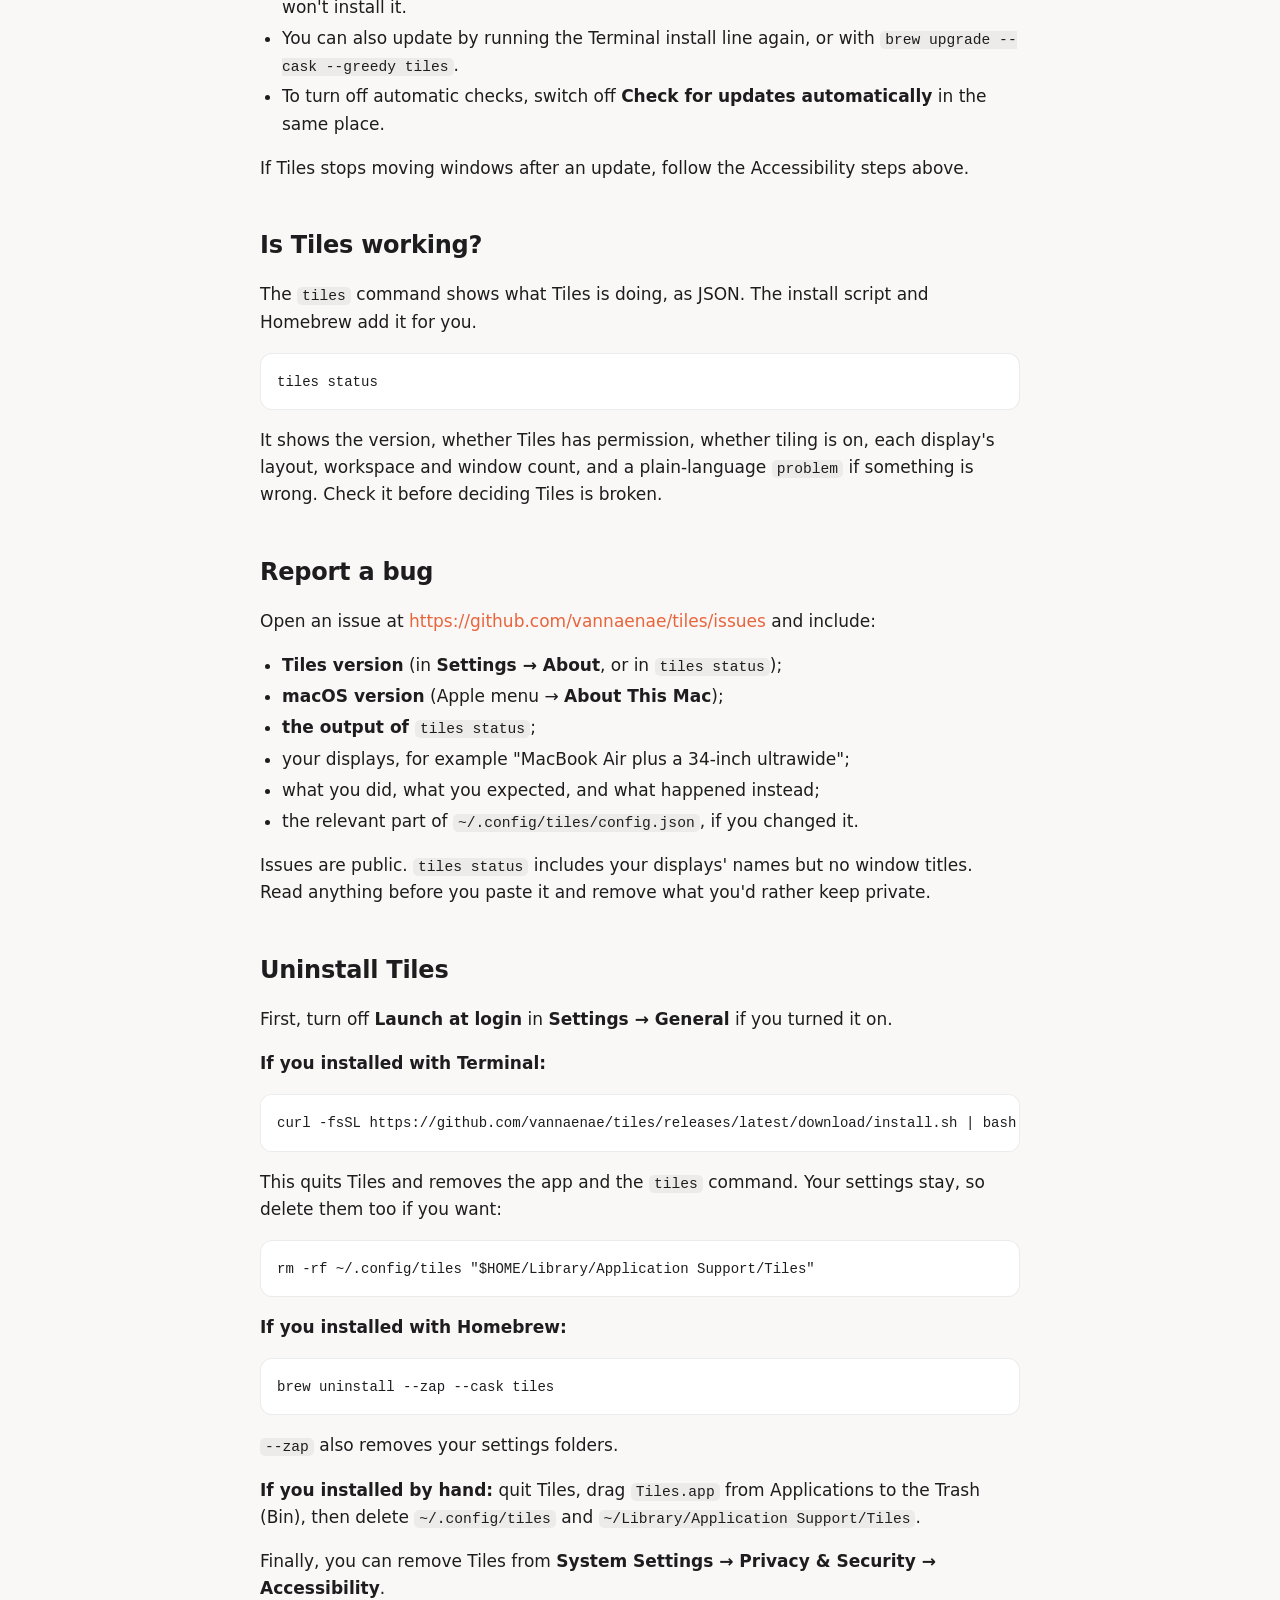
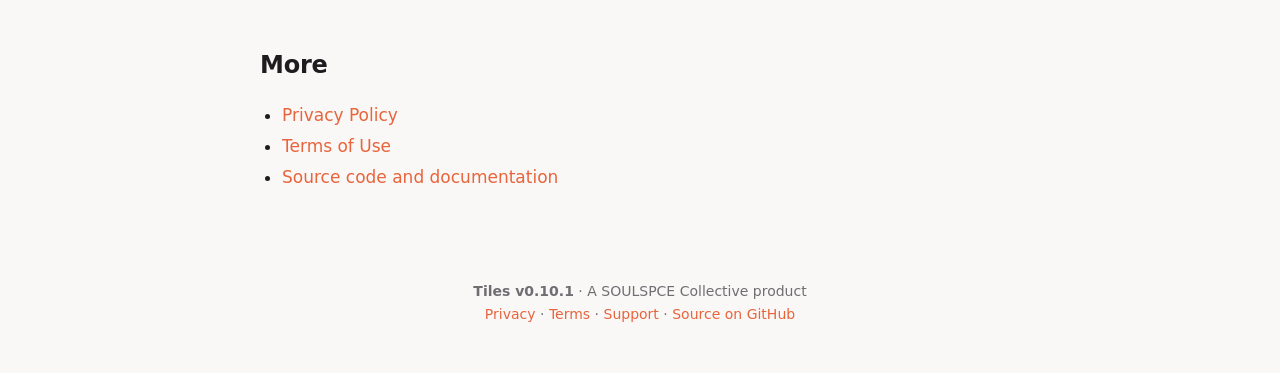
<file: docs/support.html>
<!doctype html>
<!-- DRAFT for review: not yet approved for publication. -->
<html lang="en">
<head>
<meta charset="utf-8">
<meta name="viewport" content="width=device-width, initial-scale=1">
<title>Support · Tiles</title>
<meta name="description" content="Install Tiles, allow Accessibility access, fix common problems, report a bug or uninstall.">
<link rel="icon" href="img/icon.png">
<meta property="og:title" content="Support · Tiles">
<meta property="og:description" content="Install Tiles, allow Accessibility access, fix common problems, report a bug or uninstall.">
<meta property="og:image" content="img/icon.png">
<style>
:root { --accent:#E8643C; --bg:#faf8f6; --card:#fff; --text:#1d1d1f; --sec:#6e6e73; --line:rgba(0,0,0,.08); --screen:rgba(0,0,0,.05); }
@media (prefers-color-scheme: dark) { :root { --bg:#141416; --card:#1f1f22; --text:#f5f5f7; --sec:#a1a1a6; --line:rgba(255,255,255,.1); --screen:rgba(255,255,255,.06); } }
* { box-sizing:border-box; }
body { margin:0; background:var(--bg); color:var(--text); font:17px/1.6 -apple-system, BlinkMacSystemFont, "SF Pro Text", Inter, system-ui, sans-serif; -webkit-font-smoothing:antialiased; }
a { color:var(--accent); text-decoration:none; overflow-wrap:anywhere; } a:hover { text-decoration:underline; }
.wrap { max-width:1080px; margin:0 auto; padding:0 20px; }
nav { display:flex; align-items:center; gap:12px; padding:18px 0; }
nav .home { display:flex; align-items:center; gap:12px; color:var(--text); } nav .home:hover { text-decoration:none; }
nav img { width:32px; height:32px; } nav b { font-size:18px; } nav .sp { flex:1; } nav a.l { color:var(--text); margin-left:20px; font-size:15px; }
main { max-width:760px; margin:0 auto; padding:40px 0 0; }
h1 { font-size:clamp(32px,5vw,46px); line-height:1.1; letter-spacing:-.02em; margin:0 0 6px; }
h2 { font-size:24px; letter-spacing:-.01em; margin:44px 0 10px; }
h3 { font-size:19px; margin:28px 0 8px; }
p, li { color:var(--text); } ul, ol { padding-left:22px; } li { margin:4px 0; }
code { font:.86em ui-monospace, SFMono-Regular, Menlo, monospace; background:var(--screen); border-radius:5px; padding:1px 5px; overflow-wrap:anywhere; }
pre { background:var(--card); border:1px solid var(--line); border-radius:12px; padding:14px 16px; overflow:auto; }
pre code { background:none; padding:0; font-size:14px; overflow-wrap:normal; }
table { width:100%; border-collapse:collapse; background:var(--card); border-radius:14px; overflow:hidden; border:1px solid var(--line); font-size:15px; margin:16px 0; }
td, th { padding:11px 14px; border-bottom:1px solid var(--line); text-align:left; vertical-align:top; } tr:last-child td { border-bottom:0; }
th { color:var(--sec); font-weight:600; }
footer { padding:72px 0 48px; text-align:center; color:var(--sec); font-size:14px; }
@media (max-width:600px) { nav a.hide { display:none; } td, th { padding:9px 10px; } table { display:block; overflow-x:auto; } }
</style>
</head>
<body>
<div class="wrap">
  <nav>
    <a class="home" href="index.html"><img src="img/icon.png" alt="Tiles home"><b>Tiles</b></a><span class="sp"></span>
    <a class="l hide" href="support.html">Support</a>
    <a class="l" href="https://github.com/vannaenae/tiles">GitHub</a>
  </nav>

  <main>
  <h1>Tiles Support</h1>
<p>Tiles is free and open source, a SOULSPCE Collective product. Support happens in the open, on GitHub.</p>
<ul>
<li><strong>Ask a question or report a bug:</strong> <a href="https://github.com/vannaenae/tiles/issues">https://github.com/vannaenae/tiles/issues</a></li>
<li><strong>Report a security problem privately:</strong> <a href="https://github.com/vannaenae/tiles/security/advisories/new">https://github.com/vannaenae/tiles/security/advisories/new</a> (see the <a href="https://github.com/vannaenae/tiles/blob/main/SECURITY.md">security policy</a>)</li>
<li><strong>Something you can't post in public:</strong> <a href="mailto:info@soulspcecollective.com">info@soulspcecollective.com</a></li>
</ul>
<p>Before you open an issue, search the existing ones. Someone may have already found the answer.</p>
<h2 id="install-tiles">Install Tiles</h2>
<p>Tiles needs macOS 13 Ventura or later. It runs on Apple silicon and Intel Macs.</p>
<p><strong>Terminal (easiest).</strong> Paste this into Terminal. It downloads the latest Tiles, puts it in Applications and opens it.</p>
<pre class="bash"><code>curl -fsSL https://github.com/vannaenae/tiles/releases/latest/download/install.sh | bash</code></pre>
<p><strong>Homebrew.</strong></p>
<pre class="bash"><code>brew tap vannaenae/tiles https://github.com/vannaenae/tiles
brew install --cask vannaenae/tiles/tiles</code></pre>
<p><strong>Download.</strong> Get the zip from <a href="https://github.com/vannaenae/tiles/releases">Releases</a>, unzip it and drag <code>Tiles.app</code> to Applications. The first time, right-click <code>Tiles.app</code>, choose <strong>Open</strong>, then <strong>Open</strong> again. If macOS still refuses, run:</p>
<pre class="bash"><code>xattr -dr com.apple.quarantine /Applications/Tiles.app</code></pre>
<h2 id="allow-accessibility-access">Allow Accessibility access</h2>
<p>Tiles needs the macOS Accessibility permission to read where your windows are and to move them. On first launch, Tiles asks you to switch it on in <strong>System Settings → Privacy &amp; Security → Accessibility</strong>. Once you do, Tiles starts on its own.</p>
<p>Tiles doesn't need screen recording. Launch at Login is optional.</p>
<h2 id="first-steps">First steps</h2>
<ul>
<li>New windows tile the moment they open. Tiles lives in the menu bar, the Dock or both.</li>
<li>Press <strong>⌃⌥Space</strong> (Control + Option + Space) to try the next layout.</li>
<li>Press <strong>⌃⌥</strong> + arrow keys to move focus between windows, and <strong>⌃⌥⇧</strong> + arrows to swap them.</li>
<li>Press <strong>⌃⌥F</strong> to float or tile the focused window.</li>
<li>Open <strong>Open Tiles…</strong> (⌘, from the menu) for the dashboard and settings. Turn on <strong>Launch at login</strong> in <strong>General</strong>.</li>
<li>Every setting is also in <code>~/.config/tiles/config.json</code>. Choose <strong>Edit Config File…</strong> in the menu to open it.</li>
</ul>
<h2 id="common-fixes">Common fixes</h2>
<h3 id="accessibility-is-switched-on-but-nothing-moves">Accessibility is switched on, but nothing moves</h3>
<p>macOS sometimes keeps an old permission entry that no longer matches the app.</p>
<ol type="1">
<li>Click <strong>Reset</strong> on the Tiles dashboard, or choose <strong>Already Allowed? Reset Permission…</strong> from the Tiles menu.</li>
<li>Switch Tiles on again in <strong>System Settings → Privacy &amp; Security → Accessibility</strong>.</li>
<li>Still stuck? Remove Tiles from that list with <strong>−</strong>, add it again with <strong>+</strong> (from your Applications folder), then choose <strong>Restart Tiles</strong> from the Tiles menu.</li>
</ol>
<p>This often happens after you build Tiles from source or switch between install methods.</p>
<h3 id="some-windows-dont-tile">Some windows don't tile</h3>
<ul>
<li>Windows in native full screen are left alone.</li>
<li>Tiles tiles the current Space only.</li>
<li>Stage Manager should be off.</li>
<li>Check whether the window is floating: press <strong>⌃⌥F</strong>, or look at your app rules in <strong>Settings → App Rules</strong>.</li>
<li>Check that tiling is on: press <strong>⌃⌥T</strong>, or see <strong>Tiling On</strong> in the menu.</li>
<li>Press <strong>⌃⌥R</strong> to retile everything.</li>
</ul>
<h3 id="windows-disappeared">Windows disappeared</h3>
<p>They are probably on another workspace. Press <strong>⌃⌘1</strong> to go back to workspace 1. The menu bar and dashboard show which workspaces hold windows. Turning tiling off or quitting Tiles always brings every window back.</p>
<h3 id="the-menu-bar-says-config-error">The menu bar says "Config error"</h3>
<p>Your config file has a mistake in it, often a missing comma or quote.</p>
<ol type="1">
<li>Open the Tiles menu. The ⚠︎ line shows what went wrong.</li>
<li>Choose <strong>Edit Config File…</strong>, fix that line and save. Tiles reloads the file as soon as you save.</li>
<li>To start over, use <strong>Settings → General → Restore All Defaults…</strong>.</li>
</ol>
<h3 id="a-shortcut-doesnt-work">A shortcut doesn't work</h3>
<p>If another app already uses a shortcut, the Tiles menu shows a line such as <strong>⚠︎ ⌃⌥X is taken by another app</strong>.</p>
<ul>
<li>Change the Tiles shortcut in <strong>Settings → Shortcuts</strong>, or in the <code>hotkeys</code> section of the config file.</li>
<li>Or change or quit the other app.</li>
<li>Shortcuts use key positions on a US keyboard layout.</li>
</ul>
<h3 id="updates">Updates</h3>
<ul>
<li>Tiles checks GitHub once a day and shows <strong>Update to Tiles x.y.z…</strong> in the menu when there's a new version.</li>
<li>To check now, go to <strong>Settings → General → Updates</strong> and click <strong>Check Now</strong>, then <strong>Install</strong>.</li>
<li>Tiles only installs updates signed by the Tiles developer. If a download isn't, Tiles won't install it.</li>
<li>You can also update by running the Terminal install line again, or with <code>brew upgrade --cask --greedy tiles</code>.</li>
<li>To turn off automatic checks, switch off <strong>Check for updates automatically</strong> in the same place.</li>
</ul>
<p>If Tiles stops moving windows after an update, follow the Accessibility steps above.</p>
<h2 id="is-tiles-working">Is Tiles working?</h2>
<p>The <code>tiles</code> command shows what Tiles is doing, as JSON. The install script and Homebrew add it for you.</p>
<pre class="bash"><code>tiles status</code></pre>
<p>It shows the version, whether Tiles has permission, whether tiling is on, each display's layout, workspace and window count, and a plain-language <code>problem</code> if something is wrong. Check it before deciding Tiles is broken.</p>
<h2 id="report-a-bug">Report a bug</h2>
<p>Open an issue at <a href="https://github.com/vannaenae/tiles/issues">https://github.com/vannaenae/tiles/issues</a> and include:</p>
<ul>
<li><strong>Tiles version</strong> (in <strong>Settings → About</strong>, or in <code>tiles status</code>);</li>
<li><strong>macOS version</strong> (Apple menu → <strong>About This Mac</strong>);</li>
<li><strong>the output of <code>tiles status</code></strong>;</li>
<li>your displays, for example "MacBook Air plus a 34-inch ultrawide";</li>
<li>what you did, what you expected, and what happened instead;</li>
<li>the relevant part of <code>~/.config/tiles/config.json</code>, if you changed it.</li>
</ul>
<p>Issues are public. <code>tiles status</code> includes your displays' names but no window titles. Read anything before you paste it and remove what you'd rather keep private.</p>
<h2 id="uninstall-tiles">Uninstall Tiles</h2>
<p>First, turn off <strong>Launch at login</strong> in <strong>Settings → General</strong> if you turned it on.</p>
<p><strong>If you installed with Terminal:</strong></p>
<pre class="bash"><code>curl -fsSL https://github.com/vannaenae/tiles/releases/latest/download/install.sh | bash -s uninstall</code></pre>
<p>This quits Tiles and removes the app and the <code>tiles</code> command. Your settings stay, so delete them too if you want:</p>
<pre class="bash"><code>rm -rf ~/.config/tiles &quot;$HOME/Library/Application Support/Tiles&quot;</code></pre>
<p><strong>If you installed with Homebrew:</strong></p>
<pre class="bash"><code>brew uninstall --zap --cask tiles</code></pre>
<p><code>--zap</code> also removes your settings folders.</p>
<p><strong>If you installed by hand:</strong> quit Tiles, drag <code>Tiles.app</code> from Applications to the Trash (Bin), then delete <code>~/.config/tiles</code> and <code>~/Library/Application Support/Tiles</code>.</p>
<p>Finally, you can remove Tiles from <strong>System Settings → Privacy &amp; Security → Accessibility</strong>.</p>
<h2 id="more">More</h2>
<ul>
<li><a href="privacy.html">Privacy Policy</a></li>
<li><a href="terms.html">Terms of Use</a></li>
<li><a href="https://github.com/vannaenae/tiles">Source code and documentation</a></li>
</ul>
  </main>

  <footer>
    <strong>Tiles <span data-version>v0.10.1</span></strong> · A SOULSPCE Collective product<br>
    <a href="privacy.html">Privacy</a> · <a href="terms.html">Terms</a> · <a href="support.html">Support</a> · <a href="https://github.com/vannaenae/tiles">Source on GitHub</a>
  </footer>
</div>
<script src="version.js" defer></script>
</body>
</html>
</file>
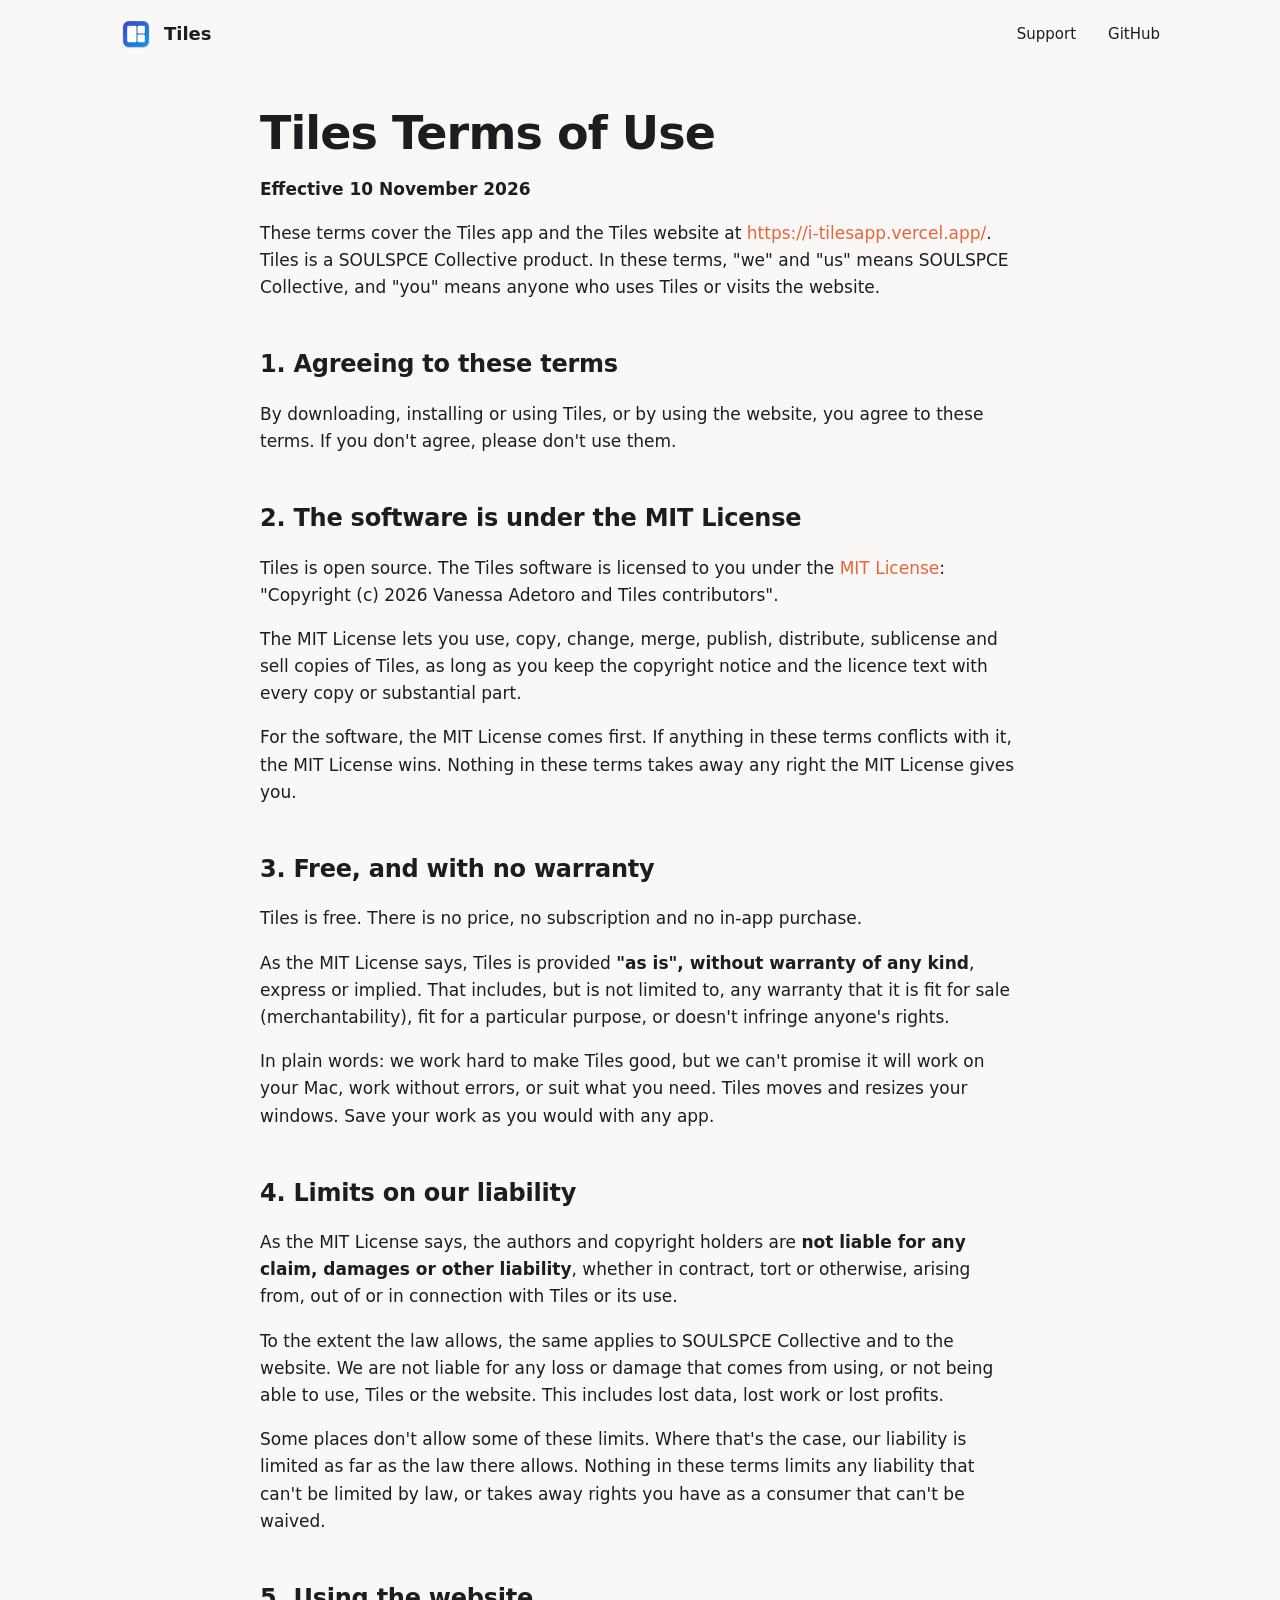
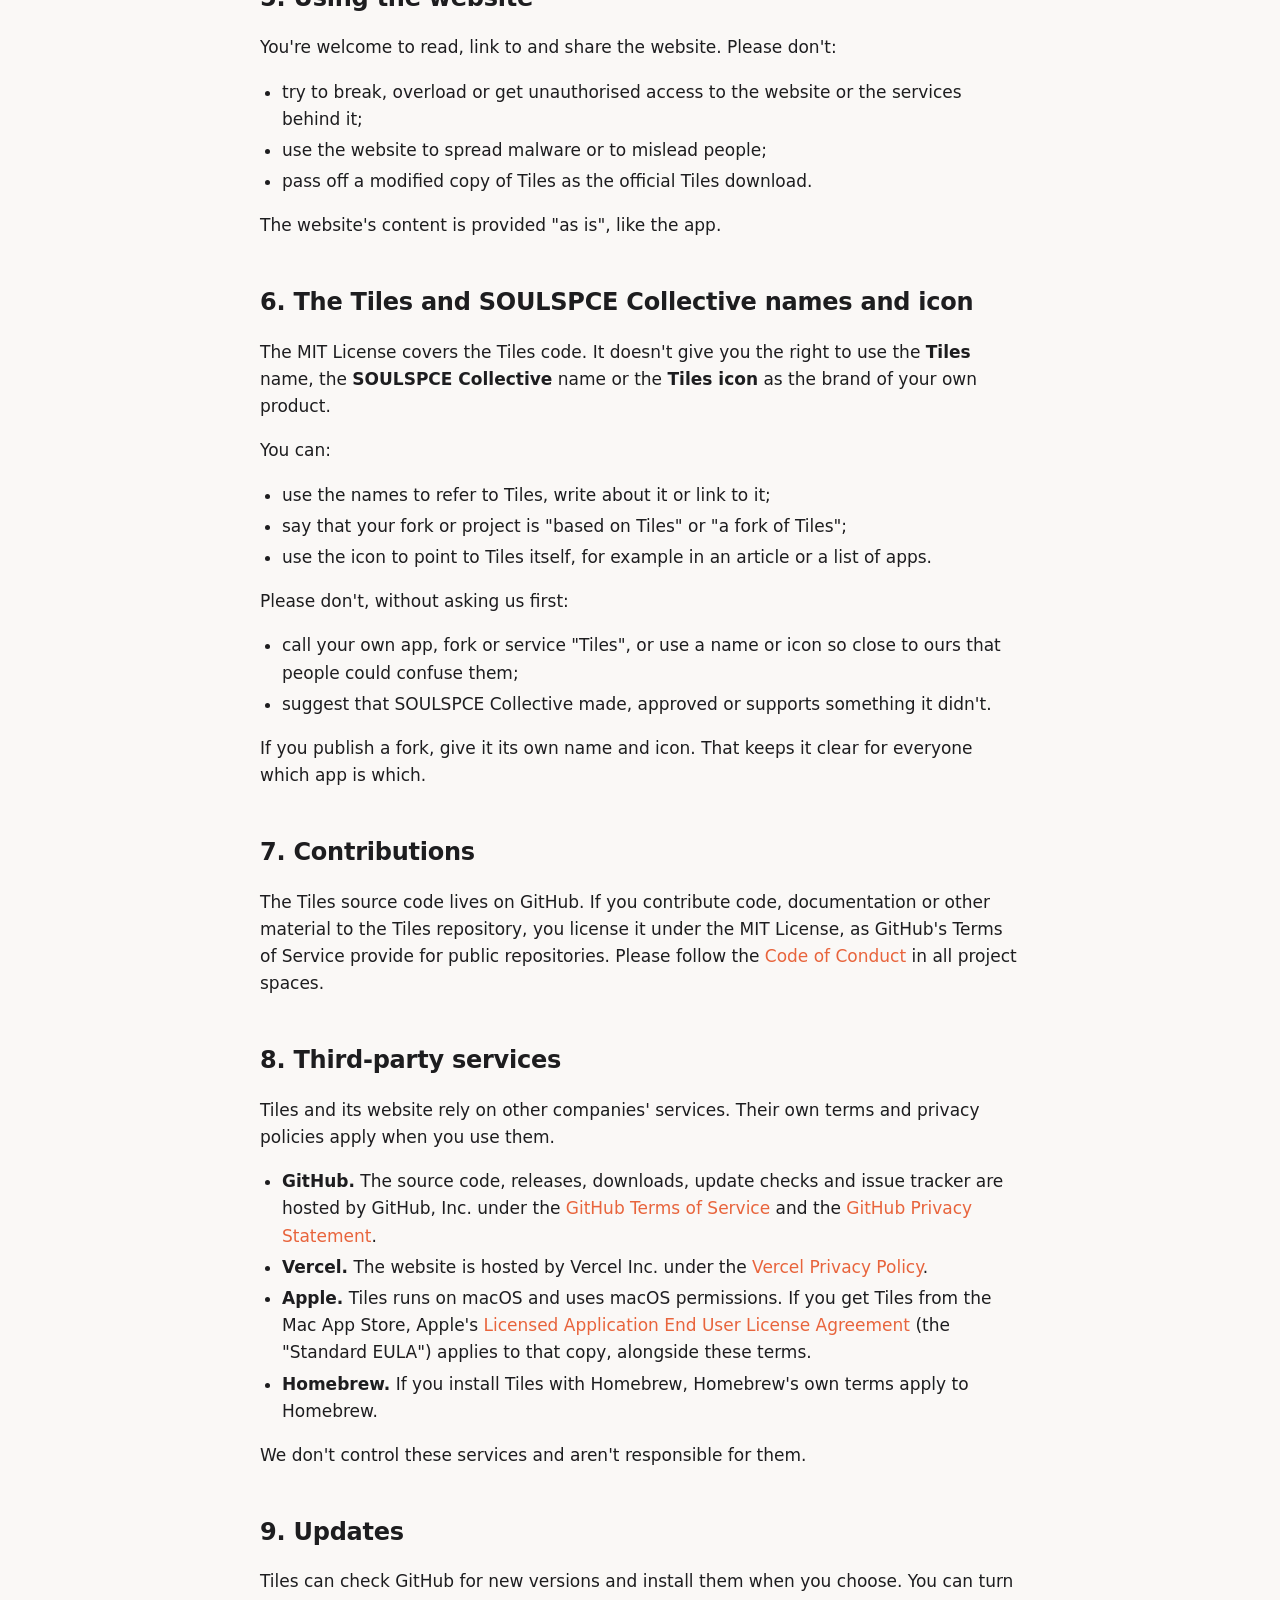
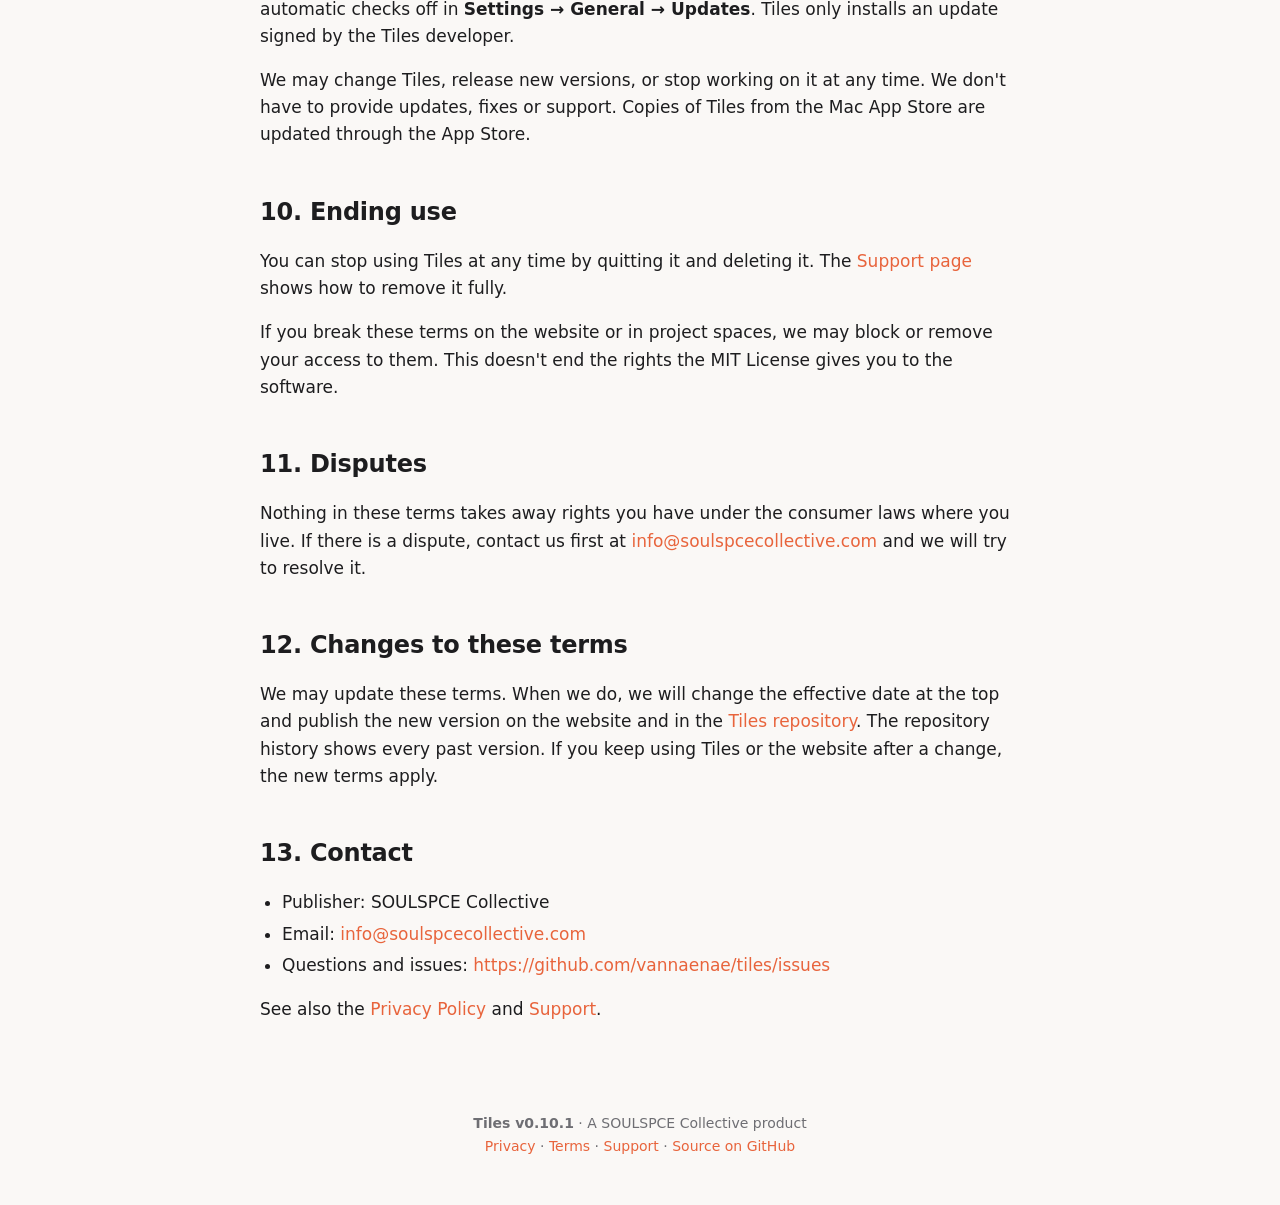
<file: docs/terms.html>
<!doctype html>
<!-- DRAFT for legal review: not yet approved for publication. -->
<html lang="en">
<head>
<meta charset="utf-8">
<meta name="viewport" content="width=device-width, initial-scale=1">
<title>Terms of Use · Tiles</title>
<meta name="description" content="Terms of use for the Tiles app and website. Tiles is free and open source under the MIT License.">
<link rel="icon" href="img/icon.png">
<meta property="og:title" content="Terms of Use · Tiles">
<meta property="og:description" content="Terms of use for the Tiles app and website. Tiles is free and open source under the MIT License.">
<meta property="og:image" content="img/icon.png">
<style>
:root { --accent:#E8643C; --bg:#faf8f6; --card:#fff; --text:#1d1d1f; --sec:#6e6e73; --line:rgba(0,0,0,.08); --screen:rgba(0,0,0,.05); }
@media (prefers-color-scheme: dark) { :root { --bg:#141416; --card:#1f1f22; --text:#f5f5f7; --sec:#a1a1a6; --line:rgba(255,255,255,.1); --screen:rgba(255,255,255,.06); } }
* { box-sizing:border-box; }
body { margin:0; background:var(--bg); color:var(--text); font:17px/1.6 -apple-system, BlinkMacSystemFont, "SF Pro Text", Inter, system-ui, sans-serif; -webkit-font-smoothing:antialiased; }
a { color:var(--accent); text-decoration:none; overflow-wrap:anywhere; } a:hover { text-decoration:underline; }
.wrap { max-width:1080px; margin:0 auto; padding:0 20px; }
nav { display:flex; align-items:center; gap:12px; padding:18px 0; }
nav .home { display:flex; align-items:center; gap:12px; color:var(--text); } nav .home:hover { text-decoration:none; }
nav img { width:32px; height:32px; } nav b { font-size:18px; } nav .sp { flex:1; } nav a.l { color:var(--text); margin-left:20px; font-size:15px; }
main { max-width:760px; margin:0 auto; padding:40px 0 0; }
h1 { font-size:clamp(32px,5vw,46px); line-height:1.1; letter-spacing:-.02em; margin:0 0 6px; }
h2 { font-size:24px; letter-spacing:-.01em; margin:44px 0 10px; }
h3 { font-size:19px; margin:28px 0 8px; }
p, li { color:var(--text); } ul, ol { padding-left:22px; } li { margin:4px 0; }
code { font:.86em ui-monospace, SFMono-Regular, Menlo, monospace; background:var(--screen); border-radius:5px; padding:1px 5px; overflow-wrap:anywhere; }
pre { background:var(--card); border:1px solid var(--line); border-radius:12px; padding:14px 16px; overflow:auto; }
pre code { background:none; padding:0; font-size:14px; overflow-wrap:normal; }
table { width:100%; border-collapse:collapse; background:var(--card); border-radius:14px; overflow:hidden; border:1px solid var(--line); font-size:15px; margin:16px 0; }
td, th { padding:11px 14px; border-bottom:1px solid var(--line); text-align:left; vertical-align:top; } tr:last-child td { border-bottom:0; }
th { color:var(--sec); font-weight:600; }
footer { padding:72px 0 48px; text-align:center; color:var(--sec); font-size:14px; }
@media (max-width:600px) { nav a.hide { display:none; } td, th { padding:9px 10px; } table { display:block; overflow-x:auto; } }
</style>
</head>
<body>
<div class="wrap">
  <nav>
    <a class="home" href="index.html"><img src="img/icon.png" alt="Tiles home"><b>Tiles</b></a><span class="sp"></span>
    <a class="l hide" href="support.html">Support</a>
    <a class="l" href="https://github.com/vannaenae/tiles">GitHub</a>
  </nav>

  <main>
  <h1>Tiles Terms of Use</h1>
<p><strong>Effective 10 November 2026</strong></p>
<p>These terms cover the Tiles app and the Tiles website at <a href="https://i-tilesapp.vercel.app/">https://i-tilesapp.vercel.app/</a>. Tiles is a SOULSPCE Collective product. In these terms, "we" and "us" means SOULSPCE Collective, and "you" means anyone who uses Tiles or visits the website.</p>
<h2 id="1-agreeing-to-these-terms">1. Agreeing to these terms</h2>
<p>By downloading, installing or using Tiles, or by using the website, you agree to these terms. If you don't agree, please don't use them.</p>
<h2 id="2-the-software-is-under-the-mit-license">2. The software is under the MIT License</h2>
<p>Tiles is open source. The Tiles software is licensed to you under the <a href="https://github.com/vannaenae/tiles/blob/main/LICENSE">MIT License</a>: "Copyright (c) 2026 Vanessa Adetoro and Tiles contributors".</p>
<p>The MIT License lets you use, copy, change, merge, publish, distribute, sublicense and sell copies of Tiles, as long as you keep the copyright notice and the licence text with every copy or substantial part.</p>
<p>For the software, the MIT License comes first. If anything in these terms conflicts with it, the MIT License wins. Nothing in these terms takes away any right the MIT License gives you.</p>
<h2 id="3-free-and-with-no-warranty">3. Free, and with no warranty</h2>
<p>Tiles is free. There is no price, no subscription and no in-app purchase.</p>
<p>As the MIT License says, Tiles is provided <strong>"as is", without warranty of any kind</strong>, express or implied. That includes, but is not limited to, any warranty that it is fit for sale (merchantability), fit for a particular purpose, or doesn't infringe anyone's rights.</p>
<p>In plain words: we work hard to make Tiles good, but we can't promise it will work on your Mac, work without errors, or suit what you need. Tiles moves and resizes your windows. Save your work as you would with any app.</p>
<h2 id="4-limits-on-our-liability">4. Limits on our liability</h2>
<p>As the MIT License says, the authors and copyright holders are <strong>not liable for any claim, damages or other liability</strong>, whether in contract, tort or otherwise, arising from, out of or in connection with Tiles or its use.</p>
<p>To the extent the law allows, the same applies to SOULSPCE Collective and to the website. We are not liable for any loss or damage that comes from using, or not being able to use, Tiles or the website. This includes lost data, lost work or lost profits.</p>
<p>Some places don't allow some of these limits. Where that's the case, our liability is limited as far as the law there allows. Nothing in these terms limits any liability that can't be limited by law, or takes away rights you have as a consumer that can't be waived.</p>
<h2 id="5-using-the-website">5. Using the website</h2>
<p>You're welcome to read, link to and share the website. Please don't:</p>
<ul>
<li>try to break, overload or get unauthorised access to the website or the services behind it;</li>
<li>use the website to spread malware or to mislead people;</li>
<li>pass off a modified copy of Tiles as the official Tiles download.</li>
</ul>
<p>The website's content is provided "as is", like the app.</p>
<h2 id="6-the-tiles-and-soulspce-collective-names-and-icon">6. The Tiles and SOULSPCE Collective names and icon</h2>
<p>The MIT License covers the Tiles code. It doesn't give you the right to use the <strong>Tiles</strong> name, the <strong>SOULSPCE Collective</strong> name or the <strong>Tiles icon</strong> as the brand of your own product.</p>
<p>You can:</p>
<ul>
<li>use the names to refer to Tiles, write about it or link to it;</li>
<li>say that your fork or project is "based on Tiles" or "a fork of Tiles";</li>
<li>use the icon to point to Tiles itself, for example in an article or a list of apps.</li>
</ul>
<p>Please don't, without asking us first:</p>
<ul>
<li>call your own app, fork or service "Tiles", or use a name or icon so close to ours that people could confuse them;</li>
<li>suggest that SOULSPCE Collective made, approved or supports something it didn't.</li>
</ul>
<p>If you publish a fork, give it its own name and icon. That keeps it clear for everyone which app is which.</p>
<h2 id="7-contributions">7. Contributions</h2>
<p>The Tiles source code lives on GitHub. If you contribute code, documentation or other material to the Tiles repository, you license it under the MIT License, as GitHub's Terms of Service provide for public repositories. Please follow the <a href="https://github.com/vannaenae/tiles/blob/main/CODE_OF_CONDUCT.md">Code of Conduct</a> in all project spaces.</p>
<h2 id="8-third-party-services">8. Third-party services</h2>
<p>Tiles and its website rely on other companies' services. Their own terms and privacy policies apply when you use them.</p>
<ul>
<li><strong>GitHub.</strong> The source code, releases, downloads, update checks and issue tracker are hosted by GitHub, Inc. under the <a href="https://docs.github.com/site-policy/github-terms/github-terms-of-service">GitHub Terms of Service</a> and the <a href="https://docs.github.com/site-policy/privacy-policies/github-general-privacy-statement">GitHub Privacy Statement</a>.</li>
<li><strong>Vercel.</strong> The website is hosted by Vercel Inc. under the <a href="https://vercel.com/legal/privacy-policy">Vercel Privacy Policy</a>.</li>
<li><strong>Apple.</strong> Tiles runs on macOS and uses macOS permissions. If you get Tiles from the Mac App Store, Apple's <a href="https://www.apple.com/legal/internet-services/itunes/dev/stdeula/">Licensed Application End User License Agreement</a> (the "Standard EULA") applies to that copy, alongside these terms.</li>
<li><strong>Homebrew.</strong> If you install Tiles with Homebrew, Homebrew's own terms apply to Homebrew.</li>
</ul>
<p>We don't control these services and aren't responsible for them.</p>
<h2 id="9-updates">9. Updates</h2>
<p>Tiles can check GitHub for new versions and install them when you choose. You can turn automatic checks off in <strong>Settings → General → Updates</strong>. Tiles only installs an update signed by the Tiles developer.</p>
<p>We may change Tiles, release new versions, or stop working on it at any time. We don't have to provide updates, fixes or support. Copies of Tiles from the Mac App Store are updated through the App Store.</p>
<h2 id="10-ending-use">10. Ending use</h2>
<p>You can stop using Tiles at any time by quitting it and deleting it. The <a href="support.html#uninstall-tiles">Support page</a> shows how to remove it fully.</p>
<p>If you break these terms on the website or in project spaces, we may block or remove your access to them. This doesn't end the rights the MIT License gives you to the software.</p>
<h2 id="11-disputes">11. Disputes</h2>
<p>Nothing in these terms takes away rights you have under the consumer laws where you live. If there is a dispute, contact us first at <a href="mailto:info@soulspcecollective.com">info@soulspcecollective.com</a> and we will try to resolve it.</p>
<h2 id="12-changes-to-these-terms">12. Changes to these terms</h2>
<p>We may update these terms. When we do, we will change the effective date at the top and publish the new version on the website and in the <a href="https://github.com/vannaenae/tiles">Tiles repository</a>. The repository history shows every past version. If you keep using Tiles or the website after a change, the new terms apply.</p>
<h2 id="13-contact">13. Contact</h2>
<ul>
<li>Publisher: SOULSPCE Collective</li>
<li>Email: <a href="mailto:info@soulspcecollective.com">info@soulspcecollective.com</a></li>
<li>Questions and issues: <a href="https://github.com/vannaenae/tiles/issues">https://github.com/vannaenae/tiles/issues</a></li>
</ul>
<p>See also the <a href="privacy.html">Privacy Policy</a> and <a href="support.html">Support</a>.</p>
  </main>

  <footer>
    <strong>Tiles <span data-version>v0.10.1</span></strong> · A SOULSPCE Collective product<br>
    <a href="privacy.html">Privacy</a> · <a href="terms.html">Terms</a> · <a href="support.html">Support</a> · <a href="https://github.com/vannaenae/tiles">Source on GitHub</a>
  </footer>
</div>
<script src="version.js" defer></script>
</body>
</html>
</file>
<file: docs/site.css>
:root { --c:#C8347A; --accent:var(--c); --bg:var(--c); --card:rgba(255,255,255,.12); --text:#fff; --sec:rgba(255,255,255,.92); --line:rgba(255,255,255,.24); --tile2:rgba(232,100,60,.28); --screen:rgba(255,255,255,.14); }
* { box-sizing:border-box; }
body { margin:0; background:var(--bg); color:var(--text); font:17px/1.55 -apple-system, BlinkMacSystemFont, "SF Pro Text", Inter, system-ui, sans-serif; -webkit-font-smoothing:antialiased; }
a { color:var(--accent); text-decoration:none; } a:hover { text-decoration:underline; }
.wrap { max-width:1080px; margin:0 auto; padding:0 20px; }
nav { display:flex; align-items:center; gap:12px; padding:18px 0; }
nav img { width:32px; height:32px; } nav b { font-size:18px; } nav .sp { flex:1; } nav a { color:var(--text); margin-left:20px; font-size:15px; }
.hero { text-align:center; padding:56px 0 32px; }
.hero img.icon { width:104px; height:104px; }
h1 { font-size:clamp(36px,6vw,60px); line-height:1.05; letter-spacing:-.02em; margin:18px 0 14px; }
.lede { font-size:clamp(18px,2.4vw,21px); color:var(--sec); max-width:640px; margin:0 auto 28px; }
.install { display:inline-flex; align-items:center; gap:10px; max-width:100%; background:var(--card); border:1px solid var(--line); border-radius:12px; padding:10px 10px 10px 16px; box-shadow:0 1px 2px rgba(0,0,0,.04); }
.install code { font:14px ui-monospace, SFMono-Regular, Menlo, monospace; white-space:nowrap; overflow:auto; }
button { font:inherit; cursor:pointer; border:0; border-radius:8px; }
.copy { background:var(--accent); color:#fff; padding:7px 14px; font-size:14px; font-weight:600; }
.sub { margin-top:14px; font-size:14px; color:var(--sec); }
section { padding:72px 0 0; }
h2 { font-size:clamp(28px,4vw,40px); letter-spacing:-.015em; text-align:center; margin:0 0 10px; }
.center { text-align:center; color:var(--sec); max-width:620px; margin:0 auto 32px; }
.grid { display:grid; grid-template-columns:repeat(auto-fit,minmax(240px,1fr)); gap:28px 36px; }
.card { padding:4px 0; }
.card h3 { margin:0 0 6px; font-size:18px; } .card p { margin:0; color:var(--sec); font-size:15px; }
.card .k { font-size:22px; margin-bottom:8px; }
table { width:100%; border-collapse:collapse; background:var(--card); border-radius:16px; overflow:hidden; border:1px solid var(--line); font-size:15px; }
td, th { padding:12px 16px; border-bottom:1px solid var(--line); text-align:left; } tr:last-child td { border-bottom:0; }
kbd { font:13px ui-monospace, Menlo, monospace; background:var(--screen); border:1px solid var(--line); border-radius:6px; padding:2px 6px; }
footer { padding:72px 0 48px; text-align:center; color:var(--sec); font-size:14px; }
.btn { display:inline-block; background:var(--accent); color:#fff; font-weight:600; font-size:18px; padding:14px 28px; border-radius:12px; } .btn:hover { text-decoration:none; filter:brightness(1.06); }
.card ul { margin:0; padding-left:18px; color:var(--sec); font-size:15px; } .card li { margin:4px 0; }
.why { grid-template-columns:repeat(auto-fit,minmax(210px,1fr)); } .why h3 { font-size:20px; }
.faq { max-width:760px; margin:0 auto; } details { background:var(--card); border:1px solid var(--line); border-radius:14px; padding:16px 20px; margin-bottom:10px; }
summary { font-weight:600; cursor:pointer; } details p { margin:10px 0 0; color:var(--sec); }
.cta { text-align:center; } .cta .icon { width:84px; height:84px; }
footer a { margin:0 8px; }
.slides { display:grid; gap:28px; margin-bottom:28px; } .slides img { display:block; width:100%; height:auto; border-radius:18px; box-shadow:0 0 0 1px var(--line); }
:root { --ease-out:cubic-bezier(0.23,1,0.32,1); --ease-in-out:cubic-bezier(0.77,0,0.175,1); }
.btn, .copy { transition:transform 140ms var(--ease-out); } .btn:active, .copy:active { transform:scale(.97); }
.js .reveal { opacity:0; transform:translateY(12px); transition:opacity 500ms var(--ease-out), transform 500ms var(--ease-out); transition-delay:calc(var(--i,0) * 60ms); }
.js .reveal[data-visible] { opacity:1; transform:none; }
.js .wipe { clip-path:inset(0 0 100% 0 round 18px); transition:clip-path 600ms var(--ease-in-out); }
.js .wipe[data-visible] { clip-path:inset(0 round 18px); }
.switch { max-width:980px; margin:36px auto 0; }
.tabs { display:inline-flex; flex-wrap:wrap; justify-content:center; gap:6px; padding:5px; margin-bottom:18px; background:var(--screen); border-radius:999px; }
.tabs button { background:none; color:var(--sec); padding:8px 16px; border-radius:999px; font-size:15px; font-weight:600; transition:background-color 200ms ease, color 200ms ease, transform 140ms var(--ease-out); }
.tabs button[aria-selected=true] { background:var(--card); color:var(--text); box-shadow:0 1px 3px rgba(0,0,0,.12); } .tabs button:active { transform:scale(.97); }
.stage { position:relative; aspect-ratio:16/9; border-radius:14px; overflow:hidden; box-shadow:0 0 0 1px var(--line); background:#000; }
.stage img { position:absolute; inset:0; width:100%; height:100%; object-fit:cover; opacity:0; transform:scale(.97); transition:opacity 500ms var(--ease-in-out), transform 500ms var(--ease-in-out); }
.stage img.on { opacity:1; transform:none; }
.strip { overflow:hidden; margin-top:56px; padding:14px 0; border-block:1px solid var(--line); color:var(--sec); font-weight:600; -webkit-mask-image:linear-gradient(90deg,transparent,#000 12%,#000 88%,transparent); mask-image:linear-gradient(90deg,transparent,#000 12%,#000 88%,transparent); }
.strip > div { display:flex; width:max-content; animation:strip 40s linear infinite; } .strip span { padding:0 28px; white-space:nowrap; }
@keyframes strip { to { transform:translateX(-50%); } }
@media (hover:hover) and (pointer:fine) { .btn:hover { transform:scale(1.03); } .tabs button:hover { color:var(--text); } }
.hero > * { animation:rise 600ms var(--ease-out) backwards; } .hero > :nth-child(2) { animation-delay:60ms; } .hero > :nth-child(3) { animation-delay:120ms; } .hero > :nth-child(n+4) { animation-delay:180ms; }
@keyframes rise { from { opacity:0; transform:translateY(12px); } }
@media (prefers-reduced-motion:reduce) {
  .js .reveal { transform:none; transition:opacity 200ms ease; transition-delay:0s; }
  .js .wipe { clip-path:none; opacity:0; transition:opacity 200ms ease; } .js .wipe[data-visible] { opacity:1; }
  .hero > * { animation:none; } .strip > div { animation:none; } .stage img { transform:none; transition:opacity 200ms ease; }
}
@media (max-width:600px) { nav a.hide { display:none; } .install code { font-size:12px; } }
nav a.home { display:flex; align-items:center; gap:12px; margin:0; } nav a[aria-current] { color:var(--accent); }
.page { text-align:center; padding:48px 0 8px; } .page h1 { font-size:clamp(34px,5vw,52px); }
.more { text-align:center; margin-top:22px; font-weight:600; }
.play { text-align:center; } .play .tabs { margin-bottom:10px; } .play .row { display:flex; gap:8px; justify-content:center; margin:6px 0 4px; }
.ghost { background:var(--screen); color:var(--text); }
.desk { position:relative; margin:18px auto 0; border-radius:12px; overflow:hidden; background:#17181c; box-shadow:0 0 0 1px var(--line); transition:height 350ms var(--ease-out); }
.desk .bar { position:absolute; inset:0 0 auto 0; background:#e7e7e9; overflow:hidden; } .desk .bar img { display:block; height:100%; width:auto; }
.win { position:absolute; overflow:hidden; border-radius:7px; background:#fff; box-shadow:0 0 0 .5px rgba(0,0,0,.45), 0 8px 22px rgba(0,0,0,.4); transition:left 350ms var(--ease-out), top 350ms var(--ease-out), width 350ms var(--ease-out), height 350ms var(--ease-out), opacity 200ms ease; }
/* A window's screenshot always fits its width, so the page inside resizes with the window. */
.win img { display:block; width:100%; height:auto; clip-path:inset(0 0 3px 0); }
.win { cursor:grab; touch-action:none; user-select:none; -webkit-user-select:none; } .win img { pointer-events:none; }
.win.focus { outline:2px solid var(--accent); outline-offset:-2px; }
.win.drag { transition:none; cursor:grabbing; z-index:5 !important; opacity:.92; box-shadow:0 18px 44px rgba(0,0,0,.55); }
.win.drop::after { content:""; position:absolute; inset:0; background:color-mix(in srgb, var(--accent) 28%, transparent); }
.desk:focus-visible { outline:3px solid var(--accent); outline-offset:3px; }
.kinds { max-width:760px; margin:0 auto; } .kinds dt { font-weight:600; margin-top:14px; } .kinds dd { margin:2px 0 0; color:var(--sec); }
/* A Mac display around a screen: black bezel, silver stand. */
.mac { position:relative; max-width:1000px; margin:18px auto 64px; padding:10px; border-radius:16px; background:#0c0c0e; }
.mac::before, .mac::after { content:""; position:absolute; left:50%; transform:translateX(-50%); }
.mac::before { top:100%; width:20%; height:48px; background:#c9cacf; } .mac::after { top:calc(100% + 48px); width:32%; height:8px; border-radius:6px 6px 0 0; background:#dcdde1; }
.mac > * { margin-top:0; border-radius:6px; box-shadow:none; }
.hint { display:inline-block; margin:14px 0 0; padding:10px 18px; border-radius:14px; background:var(--text); color:var(--bg); font-size:15px; transition:background-color 300ms ease, color 300ms ease; animation:rise 500ms var(--ease-out) 700ms backwards; }
.hint.done { background:none; color:var(--sec); }
.win.nudge { animation:nudge 900ms var(--ease-in-out) 1600ms 2; } .win.drag { animation:none; }
@keyframes nudge { 40% { transform:translate(14px,-8px); } }
@media (prefers-reduced-motion:reduce) { .win, .desk { transition:none; } .hint, .win.nudge { animation:none; } }
/* The page sits on the pink from the App Store slides: flat colour with two soft blocks. */
body::before, body::after { content:""; position:fixed; z-index:-1; background:rgba(255,255,255,.07); }
body::before { inset:0 0 72% 38%; border-bottom-left-radius:80px; } body::after { inset:17% 65% 0 0; border-top-right-radius:80px; }
a { color:#fff; text-decoration:underline; } nav a, .btn { text-decoration:none; } nav a[aria-current] { color:#fff; text-decoration:underline; text-underline-offset:6px; }
.btn, .copy, .tabs button[aria-selected=true] { background:#fff; color:#1d1d1f; } .ghost { background:var(--screen); color:#fff; }
/* Visitors pick the colour and light or dark (site.js sets --c and data-theme, and remembers them). */
:root[data-theme=dark] { --bg:color-mix(in srgb, var(--c) 26%, #0b0b0d); }
body { transition:background-color 400ms ease; } nav { flex-wrap:wrap; }
.pick { display:flex; align-items:center; gap:8px; margin-left:20px; }
.pick button { width:26px; height:26px; padding:0; border-radius:50%; border:2px solid #fff; background:var(--d); transition:transform 140ms var(--ease-out); }
.pick button[aria-pressed=true] { outline:2px solid #fff; outline-offset:2px; } .pick button:active { transform:scale(.9); }
.pick .mode { width:auto; padding:0 12px; border:0; border-radius:999px; background:var(--screen); color:#fff; font-size:13px; font-weight:600; }
/* The two background blocks drift in slowly, then keep moving. */
body::before { animation:block-a 2.6s var(--ease-out) backwards, drift-a 16s ease-in-out 2.6s infinite alternate; } body::after { animation:block-b 2.6s var(--ease-out) .3s backwards, drift-b 20s ease-in-out 2.9s infinite alternate; }
@keyframes drift-a { to { transform:translate(-6%,10%); } } @keyframes drift-b { to { transform:translate(8%,-8%); } }
@keyframes block-a { from { opacity:0; transform:translate(30%,-60%); } } @keyframes block-b { from { opacity:0; transform:translate(-70%,30%); } }
/* The playground: each screen at its relative size, centred in a fixed-height space so nothing below jumps. */
.setup { display:flex; align-items:center; justify-content:center; margin-top:18px; }
.setup .mac { flex:none; margin:0 0 56px; transition:width 350ms var(--ease-out); }
.setup .desk { transition:width 350ms var(--ease-out), height 350ms var(--ease-out); background:color-mix(in srgb, var(--c) 45%, #101014); }
.mac.laptop { border-radius:14px 14px 0 0; }
.mac.laptop::before { top:100%; width:110%; height:12px; border-radius:0 0 12px 12px; } .mac.laptop::after { top:100%; width:16%; height:5px; border-radius:0 0 6px 6px; background:#a9aab0; }
@media (prefers-reduced-motion:reduce) { body::before, body::after { animation:none; } .setup .mac, .setup .desk { transition:none; } }
</file>
